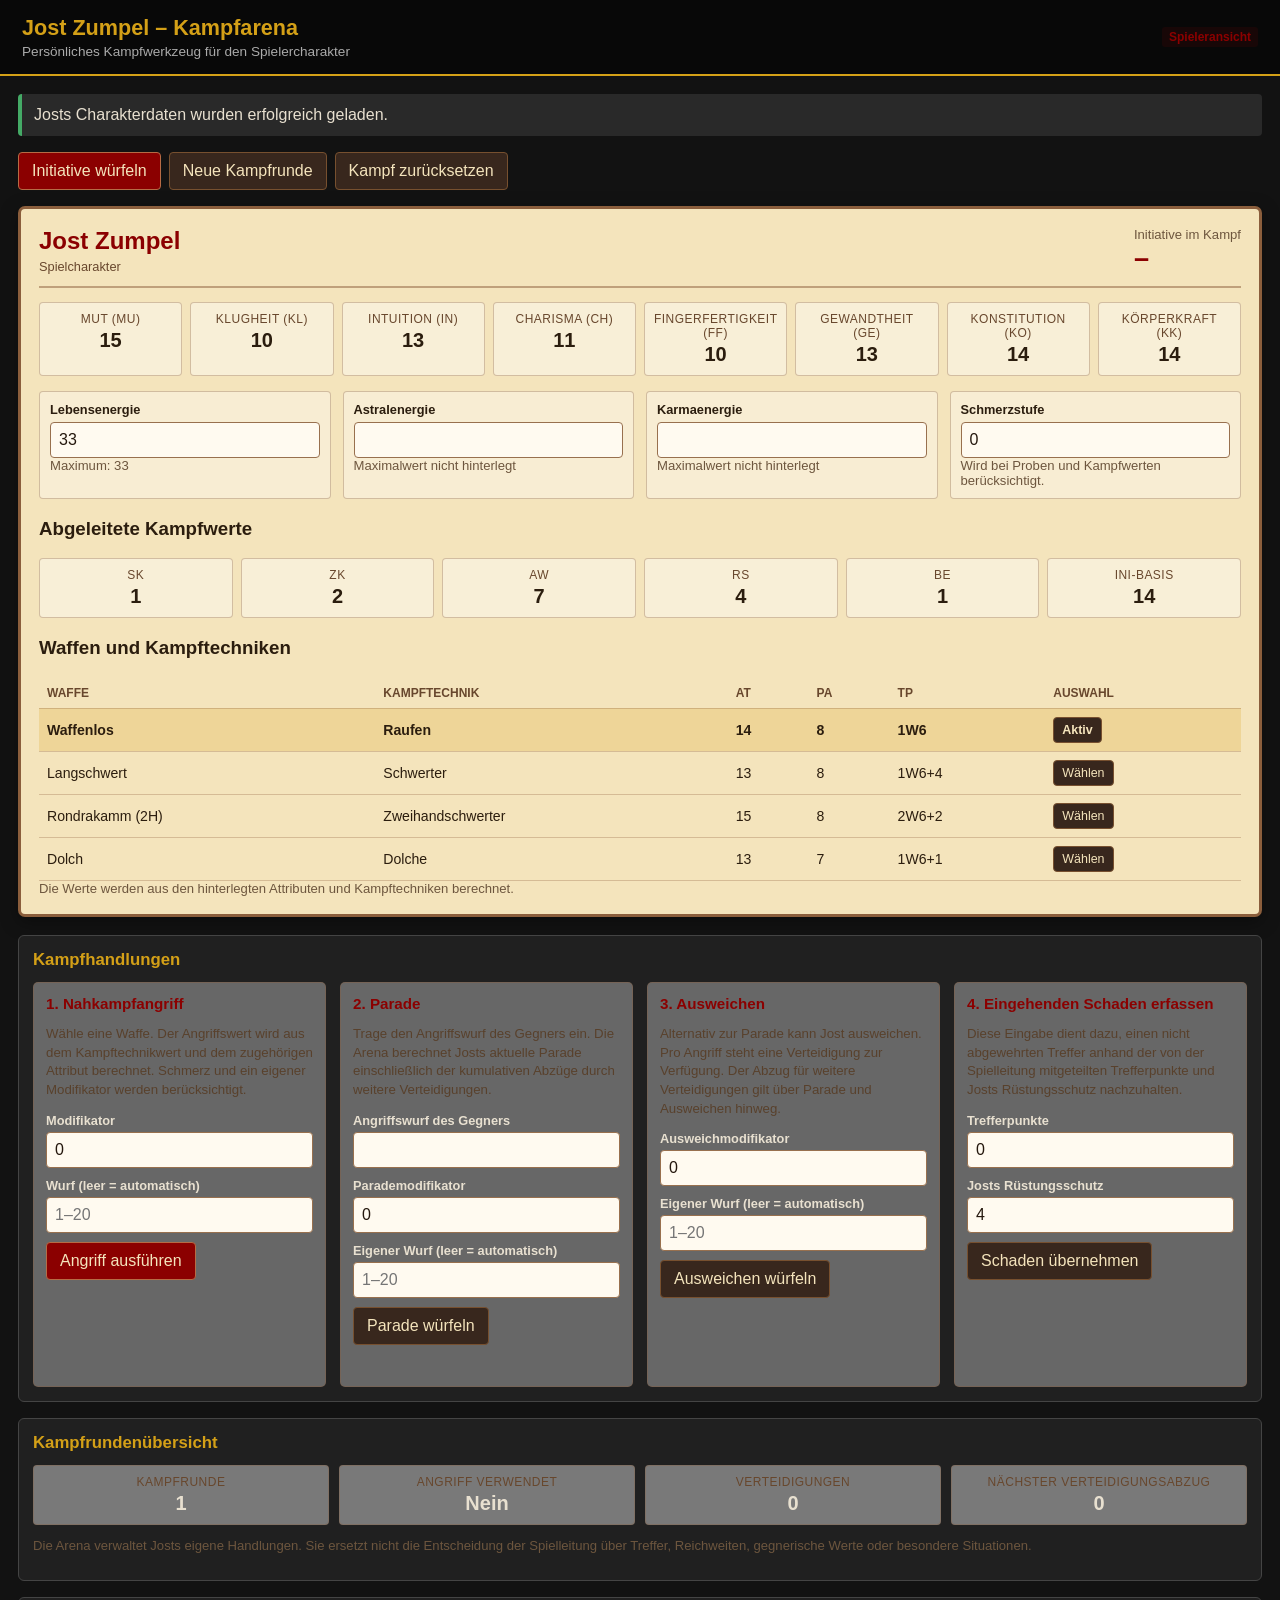
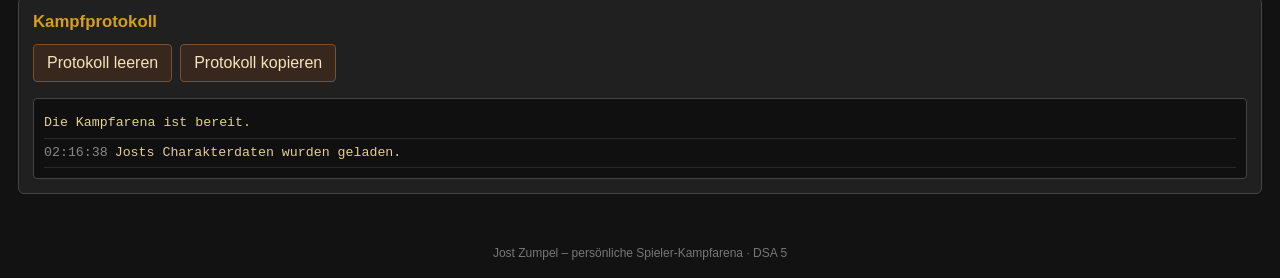
<file: kampfarena-jost.html>
<!DOCTYPE html>
<html lang="de">

<head>
    <meta charset="UTF-8">
    <meta name="viewport" content="width=device-width, initial-scale=1.0">
    <title>Jost Zumpel – Kampfarena</title>

    <style>
        :root {
            --bg-dark: #121212;
            --panel: #202020;
            --panel-light: #2b2b2b;
            --card-bg: #f4e4bc;
            --card-border: #8b5e3c;
            --text-main: #2b1d0e;
            --accent: #8b0000;
            --highlight: #d4a017;
            --text-light: #e8e0d0;
            --muted: #777;
            --success: #27633a;
            --danger: #8b0000;
        }

        * {
            box-sizing: border-box;
        }

        body {
            margin: 0;
            min-height: 100vh;
            background: var(--bg-dark);
            color: var(--text-light);
            font-family: "Segoe UI", Tahoma, sans-serif;
        }

        header {
            background: #080808;
            border-bottom: 2px solid var(--highlight);
            padding: 15px 22px;
            display: flex;
            justify-content: space-between;
            align-items: center;
            gap: 15px;
        }

        header h1 {
            margin: 0;
            color: var(--highlight);
            font-size: 1.35rem;
        }

        header .subtitle {
            color: #aaa;
            font-size: .85rem;
            margin-top: 3px;
        }

        main {
            max-width: 1500px;
            margin: 0 auto;
            padding: 18px;
        }

        .toolbar {
            display: flex;
            flex-wrap: wrap;
            gap: 8px;
            margin-bottom: 16px;
        }

        button {
            border: 1px solid #77502f;
            background: #38271d;
            color: #f4e4bc;
            padding: 9px 13px;
            border-radius: 4px;
            cursor: pointer;
            font: inherit;
        }

        button:hover {
            background: #583a28;
            border-color: var(--highlight);
        }

        button.primary {
            background: var(--accent);
            border-color: #b66b45;
        }

        button.primary:hover {
            background: #a00000;
        }

        button:disabled {
            opacity: .4;
            cursor: not-allowed;
        }

        .panel {
            background: var(--panel);
            border: 1px solid #444;
            border-radius: 6px;
            padding: 14px;
            margin-bottom: 16px;
        }

        .panel h2 {
            margin: 0 0 12px;
            color: var(--highlight);
            font-size: 1.05rem;
        }

        .panel h3 {
            margin: 14px 0 8px;
            color: #e6c77e;
            font-size: .95rem;
        }

        .status-message {
            padding: 12px;
            border-radius: 4px;
            background: #292929;
            border-left: 4px solid var(--highlight);
            margin-bottom: 16px;
        }

        .status-message.error {
            border-left-color: #c33;
        }

        .status-message.success {
            border-left-color: #4a6;
        }

        .hidden {
            display: none !important;
        }

        /* Zentrale Charakterkarte – Gestaltung und Grundstruktur
   orientieren sich an der arena-card der Meister-Kampfarena. */

        .arena-card {
            background: var(--card-bg);
            color: var(--text-main);
            border: 3px solid var(--card-border);
            border-radius: 7px;
            padding: 18px;
            box-shadow: 0 5px 18px rgba(0, 0, 0, .35);
            margin-bottom: 18px;
        }

        .arena-card-header {
            display: flex;
            justify-content: space-between;
            align-items: flex-start;
            gap: 15px;
            border-bottom: 2px solid rgba(139, 94, 60, .5);
            padding-bottom: 12px;
            margin-bottom: 14px;
        }

        .arena-card-header h2 {
            margin: 0;
            color: var(--accent);
            font-size: 1.5rem;
        }

        .arena-card-header .character-type {
            font-size: .8rem;
            color: #68472d;
            margin-top: 4px;
        }

        .character-stats {
            display: grid;
            grid-template-columns: repeat(auto-fit, minmax(105px, 1fr));
            gap: 8px;
            margin-bottom: 15px;
        }

        .stat-box {
            background: rgba(255, 255, 255, .4);
            border: 1px solid rgba(139, 94, 60, .35);
            border-radius: 4px;
            padding: 9px;
            text-align: center;
        }

        .stat-box .label {
            display: block;
            color: #68472d;
            font-size: .75rem;
            text-transform: uppercase;
            letter-spacing: .04em;
        }

        .stat-box .value {
            display: block;
            font-size: 1.25rem;
            font-weight: bold;
            margin-top: 3px;
        }

        .resource-grid {
            display: grid;
            grid-template-columns: repeat(auto-fit, minmax(180px, 1fr));
            gap: 12px;
            margin-bottom: 14px;
        }

        .resource {
            background: rgba(255, 255, 255, .35);
            border: 1px solid rgba(139, 94, 60, .35);
            border-radius: 4px;
            padding: 10px;
        }

        .resource label {
            display: block;
            font-size: .8rem;
            font-weight: bold;
            margin-bottom: 5px;
        }

        .resource input {
            width: 100%;
        }

        input,
        select {
            background: #fffaf0;
            color: #24170d;
            border: 1px solid #98704e;
            border-radius: 4px;
            padding: 8px;
            font: inherit;
            min-width: 0;
        }

        input[type="number"] {
            width: 100%;
        }

        .field-grid {
            display: grid;
            grid-template-columns: repeat(auto-fit, minmax(150px, 1fr));
            gap: 10px;
        }

        .field label {
            display: block;
            font-size: .8rem;
            font-weight: bold;
            margin-bottom: 4px;
        }

        .field input,
        .field select {
            width: 100%;
        }

        .weapon-table {
            width: 100%;
            border-collapse: collapse;
            font-size: .88rem;
            margin-top: 8px;
        }

        .weapon-table th,
        .weapon-table td {
            padding: 8px;
            border-bottom: 1px solid rgba(139, 94, 60, .3);
            text-align: left;
        }

        .weapon-table th {
            color: #68472d;
            font-size: .75rem;
            text-transform: uppercase;
        }

        .weapon-table tr.active-weapon {
            background: rgba(212, 160, 23, .22);
            font-weight: bold;
        }

        .weapon-table button {
            padding: 5px 8px;
            font-size: .78rem;
        }

        .action-grid {
            display: grid;
            grid-template-columns: repeat(auto-fit, minmax(280px, 1fr));
            gap: 14px;
        }

        .action-box {
            background: rgba(255, 255, 255, .32);
            border: 1px solid rgba(139, 94, 60, .4);
            border-radius: 5px;
            padding: 12px;
        }

        .action-box h3 {
            color: var(--accent);
            margin: 0 0 10px;
        }

        .action-box p {
            font-size: .83rem;
            line-height: 1.4;
            color: #59412c;
        }

        .action-box button {
            margin-top: 9px;
        }

        .roll-result {
            font-weight: bold;
            margin-top: 9px;
            min-height: 20px;
        }

        .log {
            max-height: 320px;
            overflow-y: auto;
            background: #101010;
            border: 1px solid #444;
            border-radius: 4px;
            padding: 10px;
            font-family: Consolas, monospace;
            font-size: .83rem;
        }

        .log-entry {
            padding: 5px 0;
            border-bottom: 1px solid #292929;
            line-height: 1.4;
        }

        .log-entry .time {
            color: #888;
            margin-right: 7px;
        }

        .log-entry.success {
            color: #a8d8a8;
        }

        .log-entry.failure {
            color: #e5a0a0;
        }

        .log-entry.info {
            color: #e4ce91;
        }

        .muted {
            color: #6d563e;
            font-size: .82rem;
        }

        .badge {
            display: inline-block;
            background: rgba(139, 0, 0, .12);
            color: var(--accent);
            padding: 3px 7px;
            border-radius: 3px;
            font-size: .75rem;
            font-weight: bold;
        }

        .initiative-display {
            font-size: 1.7rem;
            color: var(--accent);
            font-weight: bold;
        }

        footer {
            text-align: center;
            color: #777;
            font-size: .75rem;
            padding: 18px;
        }

        @media (max-width: 650px) {
            main {
                padding: 10px;
            }

            .arena-card {
                padding: 12px;
            }

            .arena-card-header {
                flex-direction: column;
            }

            .weapon-table {
                font-size: .75rem;
            }

            .weapon-table th,
            .weapon-table td {
                padding: 5px;
            }
        }
    </style>
</head>

<body>

    <header>
        <div>
            <h1>Jost Zumpel – Kampfarena</h1>
            <div class="subtitle">Persönliches Kampfwerkzeug für den Spielercharakter</div>
        </div>
        <span class="badge">Spieleransicht</span>
    </header>

    <main>

        <div id="loadStatus" class="status-message">
            Lade Josts Charakterdaten aus <code>data/sc/Jost.json</code> …
        </div>

        <div id="arenaInterface" class="hidden">

            <div class="toolbar">
                <button class="primary" onclick="rollInitiative()">Initiative würfeln</button>
                <button onclick="nextRound()">Neue Kampfrunde</button>
                <button onclick="resetCombat()">Kampf zurücksetzen</button>
            </div>

            <section class="arena-card" id="jostArenaCard">
                <div class="arena-card-header">
                    <div>
                        <h2 id="characterName">Jost Zumpel</h2>
                        <div class="character-type" id="characterDescription">
                            Persönlicher Charakterbogen
                        </div>
                    </div>
                    <div>
                        <div class="muted">Initiative im Kampf</div>
                        <div class="initiative-display" id="initiativeValue">–</div>
                    </div>
                </div>

                <div class="character-stats" id="attributeDisplay"></div>

                <div class="resource-grid">
                    <div class="resource">
                        <label for="currentLE">Lebensenergie</label>
                        <input type="number" id="currentLE" min="0">
                        <div class="muted" id="maxLE"></div>
                    </div>
                    <div class="resource">
                        <label for="currentAE">Astralenergie</label>
                        <input type="number" id="currentAE" min="0">
                        <div class="muted" id="maxAE"></div>
                    </div>
                    <div class="resource">
                        <label for="currentKE">Karmaenergie</label>
                        <input type="number" id="currentKE" min="0">
                        <div class="muted" id="maxKE"></div>
                    </div>
                    <div class="resource">
                        <label for="painLevel">Schmerzstufe</label>
                        <input type="number" id="painLevel" min="0" max="4" value="0">
                        <div class="muted">Wird bei Proben und Kampfwerten berücksichtigt.</div>
                    </div>
                </div>

                <h3>Abgeleitete Kampfwerte</h3>
                <div class="character-stats" id="combatValues"></div>

                <h3>Waffen und Kampftechniken</h3>
                <div id="weaponArea"></div>

                <div class="muted" id="weaponNotice"></div>
            </section>

            <section class="panel">
                <h2>Kampfhandlungen</h2>
                <div class="action-grid">

                    <div class="action-box">
                        <h3>1. Nahkampfangriff</h3>
                        <p>
                            Wähle eine Waffe. Der Angriffswert wird aus dem
                            Kampftechnikwert und dem zugehörigen Attribut berechnet.
                            Schmerz und ein eigener Modifikator werden berücksichtigt.
                        </p>

                        <div class="field-grid">
                            <div class="field">
                                <label for="attackModifier">Modifikator</label>
                                <input type="number" id="attackModifier" value="0">
                            </div>
                            <div class="field">
                                <label for="attackRoll">Wurf (leer = automatisch)</label>
                                <input type="number" id="attackRoll" min="1" max="20" placeholder="1–20">
                            </div>
                        </div>

                        <button class="primary" onclick="performAttack()">Angriff ausführen</button>
                        <div id="attackResult" class="roll-result"></div>
                    </div>

                    <div class="action-box">
                        <h3>2. Parade</h3>
                        <p>
                            Trage den Angriffswurf des Gegners ein. Die Arena
                            berechnet Josts aktuelle Parade einschließlich der
                            kumulativen Abzüge durch weitere Verteidigungen.
                        </p>

                        <div class="field-grid">
                            <div class="field">
                                <label for="incomingAttackRoll">Angriffswurf des Gegners</label>
                                <input type="number" id="incomingAttackRoll" min="1" max="20">
                            </div>
                            <div class="field">
                                <label for="parryModifier">Parademodifikator</label>
                                <input type="number" id="parryModifier" value="0">
                            </div>
                            <div class="field">
                                <label for="parryRoll">Eigener Wurf (leer = automatisch)</label>
                                <input type="number" id="parryRoll" min="1" max="20" placeholder="1–20">
                            </div>
                        </div>

                        <button onclick="performDefense('PA')">Parade würfeln</button>
                        <div id="parryResult" class="roll-result"></div>
                    </div>

                    <div class="action-box">
                        <h3>3. Ausweichen</h3>
                        <p>
                            Alternativ zur Parade kann Jost ausweichen.
                            Pro Angriff steht eine Verteidigung zur Verfügung.
                            Der Abzug für weitere Verteidigungen gilt
                            über Parade und Ausweichen hinweg.
                        </p>

                        <div class="field-grid">
                            <div class="field">
                                <label for="dodgeModifier">Ausweichmodifikator</label>
                                <input type="number" id="dodgeModifier" value="0">
                            </div>
                            <div class="field">
                                <label for="dodgeRoll">Eigener Wurf (leer = automatisch)</label>
                                <input type="number" id="dodgeRoll" min="1" max="20" placeholder="1–20">
                            </div>
                        </div>

                        <button onclick="performDefense('AW')">Ausweichen würfeln</button>
                        <div id="dodgeResult" class="roll-result"></div>
                    </div>

                    <div class="action-box">
                        <h3>4. Eingehenden Schaden erfassen</h3>
                        <p>
                            Diese Eingabe dient dazu, einen nicht abgewehrten Treffer
                            anhand der von der Spielleitung mitgeteilten Trefferpunkte
                            und Josts Rüstungsschutz nachzuhalten.
                        </p>

                        <div class="field-grid">
                            <div class="field">
                                <label for="incomingTP">Trefferpunkte</label>
                                <input type="number" id="incomingTP" min="0" value="0">
                            </div>
                            <div class="field">
                                <label for="ownRS">Josts Rüstungsschutz</label>
                                <input type="number" id="ownRS" min="0" value="0">
                            </div>
                        </div>

                        <button onclick="applyIncomingDamage()">Schaden übernehmen</button>
                        <div id="damageResult" class="roll-result"></div>
                    </div>

                </div>
            </section>

            <section class="panel">
                <h2>Kampfrundenübersicht</h2>
                <div class="field-grid">
                    <div class="stat-box">
                        <span class="label">Kampfrunde</span>
                        <span class="value" id="roundNumber">1</span>
                    </div>
                    <div class="stat-box">
                        <span class="label">Angriff verwendet</span>
                        <span class="value" id="attackStatus">Nein</span>
                    </div>
                    <div class="stat-box">
                        <span class="label">Verteidigungen</span>
                        <span class="value" id="defenseCount">0</span>
                    </div>
                    <div class="stat-box">
                        <span class="label">Nächster Verteidigungsabzug</span>
                        <span class="value" id="nextDefensePenalty">–</span>
                    </div>
                </div>
                <p class="muted">
                    Die Arena verwaltet Josts eigene Handlungen. Sie ersetzt nicht
                    die Entscheidung der Spielleitung über Treffer, Reichweiten,
                    gegnerische Werte oder besondere Situationen.
                </p>
            </section>

            <section class="panel">
                <h2>Kampfprotokoll</h2>
                <div class="toolbar">
                    <button onclick="clearLog()">Protokoll leeren</button>
                    <button onclick="copyLog()">Protokoll kopieren</button>
                </div>
                <div class="log" id="combatLog">
                    <div class="log-entry info">Die Kampfarena ist bereit.</div>
                </div>
            </section>

        </div>
    </main>

    <footer>
        Jost Zumpel – persönliche Spieler-Kampfarena · DSA 5
    </footer>

    <script>
        "use strict";

        /* -------------------------------------------------------
           CHARAKTERDATEN
           Die Datei wird relativ zu dieser HTML-Datei geladen.
           Erwarteter Speicherort: data/sc/Jost.json
        ------------------------------------------------------- */

        const CHARACTER_FILE = "data/sc/Jost.json";

        let characterData = null;
        let characterStats = null;
        let derivedStats = null;
        let combatStats = null;
        let attributes = {};
        let weapons = [];
        let combatTechniques = [];

        let activeWeaponIndex = 0;

        let combatState = {
            round: 1,
            initiative: null,
            attackUsed: false,
            defensesUsed: 0
        };

        const $ = id => document.getElementById(id);

        function numberOrNull(value) {
            if (value === null || value === undefined || value === "") return null;
            const n = Number(value);
            return Number.isFinite(n) ? n : null;
        }

        function getCharacterName(data) {
            return data?.general?.name
                || data?.metadata?.name
                || data?.name
                || "Jost Zumpel";
        }

        function getTechniqueName(weapon) {
            return weapon?.["combat-technique"]
                || weapon?.combatTechnique
                || weapon?.technique
                || "";
        }

        function getTechniqueValue(weapon) {
            const techniqueId = weapon?.["combat-technique-id"];
            const name = getTechniqueName(weapon);

            const technique = combatTechniques.find(t =>
                (techniqueId && t?.id === techniqueId)
                || (t?.title === name)
            );

            if (!technique) return null;

            return numberOrNull(
                technique.KTW
                ?? technique.value
                ?? technique.rating
                ?? technique.ktw
                ?? technique["combat-technique-value"]
            );
        }

        function getAttributeValue(attributeSpec) {
            if (!attributeSpec) return null;

            const keys = String(attributeSpec)
                .split("/")
                .map(key => key.trim().toUpperCase());

            const values = keys
                .map(key => numberOrNull(attributes[key]))
                .filter(value => value !== null);

            if (!values.length) return null;

            return Math.max(...values);
        }

        function getWeaponDamage(weapon) {
            return weapon?.hitpoints
                || weapon?.damage
                || weapon?.TP
                || "Nicht hinterlegt";
        }

        function getWeaponName(weapon) {
            return weapon?.name || weapon?.title || "Unbenannte Waffe";
        }

        function getWeaponModifier(weapon, key) {
            const candidates = {
                AT: ["attack-modifier", "AT-Modifikator", "AT", "at-modifier"],
                PA: ["parry-modifier", "PA-Modifikator", "PA", "pa-modifier"]
            };

            for (const field of candidates[key] || []) {
                const value = numberOrNull(weapon?.[field]);
                if (value !== null) return value;
            }
            return 0;
        }

        async function loadJost() {
            try {
                const response = await fetch(CHARACTER_FILE, { cache: "no-store" });

                if (!response.ok) {
                    throw new Error(
                        `Die Datei ${CHARACTER_FILE} konnte nicht geladen werden (HTTP ${response.status}).`
                    );
                }

                characterData = await response.json();
                characterStats = characterData.stats || {};
                derivedStats = characterStats["derived-stats"] || {};
                combatStats = characterStats["combat-stats"] || {};
                attributes = characterStats.attributes || {};

                const abilities = characterStats.abilities || {};
                combatTechniques = abilities["combat-techniques"] || [];

                weapons = Array.isArray(combatStats.weapons)
                    ? structuredClone(combatStats.weapons)
                    : [];

                initializeArena();
                $("loadStatus").className = "status-message success";
                $("loadStatus").textContent = "Josts Charakterdaten wurden erfolgreich geladen.";
                $("arenaInterface").classList.remove("hidden");

            } catch (error) {
                console.error(error);
                $("loadStatus").className = "status-message error";
                $("loadStatus").innerHTML =
                    "<strong>Josts Charakterdaten konnten nicht geladen werden.</strong><br>" +
                    escapeHtml(error.message) +
                    "<br><br>Prüfe, ob die HTML-Datei im Projektverzeichnis liegt und " +
                    "<code>data/sc/Jost.json</code> vorhanden ist. Öffne die Arena über einen " +
                    "lokalen Webserver, nicht direkt per Doppelklick als <code>file://</code>.";
            }
        }

        function initializeArena() {
            $("characterName").textContent = getCharacterName(characterData);

            const profession =
                characterStats["profession-package"]
                || characterData?.general?.profession
                || "Spielcharakter";

            $("characterDescription").textContent =
                typeof profession === "string" ? profession : "Spielcharakter";

            const le = numberOrNull(derivedStats.LE);
            const ae = numberOrNull(derivedStats.AE);
            const ke = numberOrNull(derivedStats.KE);

            setResource("currentLE", "maxLE", le);
            setResource("currentAE", "maxAE", ae);
            setResource("currentKE", "maxKE", ke);

            $("painLevel").value = numberOrNull(combatStats["pain-level"]) ?? 0;
            $("ownRS").value = numberOrNull(combatStats["armour-protection"]) ?? 0;

            renderAttributes();
            renderCombatValues();
            renderWeapons();
            updateRoundDisplay();

            logAction("Josts Charakterdaten wurden geladen.", "info");
        }

        function setResource(inputId, maxId, value) {
            $(inputId).value = value ?? "";
            $(maxId).textContent = value === null
                ? "Maximalwert nicht hinterlegt"
                : `Maximum: ${value}`;
        }

        /* -------------------------------------------------------
           ANZEIGE DER CHARAKTERWERTE
        ------------------------------------------------------- */

        function renderAttributes() {
            const names = {
                MU: "Mut", KL: "Klugheit", IN: "Intuition", CH: "Charisma",
                FF: "Fingerfertigkeit", GE: "Gewandtheit",
                KO: "Konstitution", KK: "Körperkraft"
            };

            $("attributeDisplay").innerHTML = Object.entries(names)
                .map(([key, label]) => {
                    const value = numberOrNull(attributes[key]);
                    return `
                <div class="stat-box">
                    <span class="label">${label} (${key})</span>
                    <span class="value">${value ?? "–"}</span>
                </div>`;
                }).join("");
        }

        function renderCombatValues() {
            const values = [
                ["SK", numberOrNull(derivedStats.SK)],
                ["ZK", numberOrNull(derivedStats.ZK)],
                ["AW", getCurrentDodgeValue()],
                ["RS", numberOrNull(combatStats["armour-protection"])],
                ["BE", numberOrNull(combatStats.encumbrance)],
                ["INI-Basis", numberOrNull(derivedStats.INI)]
            ];

            $("combatValues").innerHTML = values.map(([label, value]) => `
        <div class="stat-box">
            <span class="label">${label}</span>
            <span class="value">${value ?? "–"}</span>
        </div>
    `).join("");
        }

        /* -------------------------------------------------------
           WAFFEN UND KAMPFTECHNIKEN
        ------------------------------------------------------- */

        function getActiveWeapon() {
            return weapons[activeWeaponIndex] || null;
        }

        function getParryAttribute(techniqueName) {
            const name = String(techniqueName).toLowerCase();

            if (
                name.includes("dolche")
                || name.includes("fächer")
                || name.includes("fechtwaffen")
            ) return "GE";

            if (
                name.includes("hiebwaffen")
                || name.includes("kettenwaffen")
                || name.includes("lanzen")
                || name.includes("schilde")
                || name.includes("spießwaffen")
                || name.includes("zweihandschwerter")
                || name.includes("zweihandhiebwaffen")
            ) return "KK";

            if (
                name.includes("raufen")
                || name.includes("schwerter")
                || name.includes("stangenwaffen")
            ) return "GE/KK";

            return null;
        }

        function calculateWeaponValues(weapon) {
            if (!weapon) {
                return { AT: null, PA: null, KTW: null };
            }

            const techniqueName = getTechniqueName(weapon);
            const ktw = getTechniqueValue(weapon);

            if (ktw === null) {
                return { AT: null, PA: null, KTW: null };
            }

            // AT: voller KTW + je volle 3 Punkte MU über 8
            const mu = numberOrNull(attributes.MU);

            const at = mu === null
                ? null
                : ktw + Math.floor((mu - 8) / 3);

            // PA: halber KTW + je volle 3 Punkte des Paradeattributs über 8
            const parryAttribute = getParryAttribute(techniqueName);
            const parryAttributeValue = getAttributeValue(parryAttribute);

            const pa = parryAttributeValue === null
                ? null
                : Math.ceil(ktw / 2)
                + Math.floor((parryAttributeValue - 8) / 3);

            return {
                AT: at === null
                    ? null
                    : at + getWeaponModifier(weapon, "AT"),

                PA: pa === null
                    ? null
                    : pa + getWeaponModifier(weapon, "PA"),

                KTW: ktw,
                techniqueName
            };
        }
        function getCurrentAttackValue() {
            const values = calculateWeaponValues(getActiveWeapon());
            return values.AT;
        }

        function getCurrentParryValue() {
            const values = calculateWeaponValues(getActiveWeapon());
            return values.PA;
        }

        function getCurrentDodgeValue() {
            return numberOrNull(derivedStats.AW);
        }

        function renderWeapons() {
            if (!weapons.length) {
                $("weaponArea").innerHTML =
                    "<p>In Josts Charakterdatei sind keine Waffen hinterlegt.</p>";
                $("weaponNotice").textContent =
                    "Ohne Waffendaten kann die Arena keinen waffengebundenen AT- oder PA-Wert berechnen.";
                return;
            }

            $("weaponArea").innerHTML = `
        <table class="weapon-table">
            <thead>
                <tr>
                    <th>Waffe</th>
                    <th>Kampftechnik</th>
                    <th>AT</th>
                    <th>PA</th>
                    <th>TP</th>
                    <th>Auswahl</th>
                </tr>
            </thead>
            <tbody>
                ${weapons.map((weapon, index) => {
                const values = calculateWeaponValues(weapon);
                return `
                        <tr class="${index === activeWeaponIndex ? "active-weapon" : ""}">
                            <td>${escapeHtml(getWeaponName(weapon))}</td>
                            <td>${escapeHtml(getTechniqueName(weapon) || "–")}</td>
                            <td>${values.AT ?? "–"}</td>
                            <td>${values.PA ?? "–"}</td>
                            <td>${escapeHtml(String(getWeaponDamage(weapon)))}</td>
                            <td>
                                <button onclick="selectWeapon(${index})">
                                    ${index === activeWeaponIndex ? "Aktiv" : "Wählen"}
                                </button>
                            </td>
                        </tr>`;
            }).join("")}
            </tbody>
        </table>
    `;

            $("weaponNotice").textContent =
                "Die Werte werden aus den hinterlegten Attributen und Kampftechniken berechnet.";
        }

        function selectWeapon(index) {
            if (!Number.isInteger(index) || !weapons[index]) return;
            activeWeaponIndex = index;
            renderWeapons();
            renderCombatValues();
            logAction(`Jost führt nun ${getWeaponName(weapons[index])}.`, "info");
        }

        /* -------------------------------------------------------
           INITIATIVE UND KAMPFRUNDEN
        ------------------------------------------------------- */

        function rollInitiative() {
            const base = numberOrNull(derivedStats.INI);

            if (base === null) {
                logAction("In Josts Charakterdatei ist kein INI-Basiswert hinterlegt.", "failure");
                return;
            }

            const die = rollDie(6);
            const be = numberOrNull(combatStats.encumbrance) ?? 0;
            const pain = getPainLevel();

            combatState.initiative = base + die - be - pain;

            $("initiativeValue").textContent = combatState.initiative;
            logAction(
                `Initiative: ${base} + ${die} − BE ${be} − Schmerz ${pain} = ${combatState.initiative}.`,
                "success"
            );
        }

        function nextRound() {
            combatState.round += 1;
            combatState.attackUsed = false;
            combatState.defensesUsed = 0;

            $("attackRoll").value = "";
            $("incomingAttackRoll").value = "";
            $("parryRoll").value = "";
            $("dodgeRoll").value = "";

            $("attackResult").textContent = "";
            $("parryResult").textContent = "";
            $("dodgeResult").textContent = "";

            updateRoundDisplay();
            logAction(`Kampfrunde ${combatState.round} beginnt. Aktionszähler und Verteidigungsabzüge wurden zurückgesetzt.`, "info");
        }

        function resetCombat() {
            combatState = {
                round: 1,
                initiative: null,
                attackUsed: false,
                defensesUsed: 0
            };

            $("initiativeValue").textContent = "–";
            $("attackResult").textContent = "";
            $("parryResult").textContent = "";
            $("dodgeResult").textContent = "";
            $("damageResult").textContent = "";

            updateRoundDisplay();
            logAction("Der Kampfzustand wurde zurückgesetzt. Die Ressourcen bleiben unverändert.", "info");
        }

        function updateRoundDisplay() {
            $("roundNumber").textContent = combatState.round;
            $("attackStatus").textContent = combatState.attackUsed ? "Ja" : "Nein";
            $("defenseCount").textContent = combatState.defensesUsed;
            $("nextDefensePenalty").textContent =
                combatState.defensesUsed * 3;
        }

        /* -------------------------------------------------------
           PROBEN UND KAMPFHANDLUNGEN
        ------------------------------------------------------- */

        function rollDie(sides) {
            return Math.floor(Math.random() * sides) + 1;
        }

        function readRoll(inputId) {
            const entered = numberOrNull($(inputId).value);
            if (entered === null) return rollDie(20);
            return Math.max(1, Math.min(20, Math.floor(entered)));
        }

        function getPainLevel() {
            return Math.max(0, numberOrNull($("painLevel").value) ?? 0);
        }

        function getEffectiveValue(base, modifier = 0) {
            if (base === null || base === undefined) return null;
            return Math.max(0, base + modifier - getPainLevel());
        }

        function isSuccessfulRoll(roll, value) {
            return value !== null && roll <= value;
        }

        function performAttack() {
            if (combatState.attackUsed) {
                $("attackResult").textContent =
                    "Jost hat seine Aktion in dieser Kampfrunde bereits verwendet.";
                return;
            }

            const weapon = getActiveWeapon();
            if (!weapon) {
                $("attackResult").textContent = "Keine aktive Waffe vorhanden.";
                return;
            }

            const base = getCurrentAttackValue();
            if (base === null) {
                $("attackResult").textContent =
                    "Der Angriffswert kann aus den hinterlegten Daten nicht berechnet werden.";
                return;
            }

            const modifier = numberOrNull($("attackModifier").value) ?? 0;
            const effective = getEffectiveValue(base, modifier);
            const roll = readRoll("attackRoll");
            const success = isSuccessfulRoll(roll, effective);

            combatState.attackUsed = true;

            const text = `Wurf ${roll} gegen AT ${effective}: ${success ? "Treffer" : "Fehlschlag"}.`;
            $("attackResult").textContent = text;

            logAction(
                `Angriff mit ${getWeaponName(weapon)}: ${text}`,
                success ? "success" : "failure"
            );

            updateRoundDisplay();
        }

        function performDefense(type) {
            const attackRoll = numberOrNull($("incomingAttackRoll").value);

            if (attackRoll === null || attackRoll < 1 || attackRoll > 20) {
                const message = "Bitte zuerst den Angriffswurf des Gegners eintragen.";
                $(type === "PA" ? "parryResult" : "dodgeResult").textContent = message;
                return;
            }

            const base = type === "PA"
                ? getCurrentParryValue()
                : getCurrentDodgeValue();

            if (base === null) {
                $(type === "PA" ? "parryResult" : "dodgeResult").textContent =
                    type === "PA"
                        ? "Für die aktive Waffe ist kein Parade-Wert berechenbar."
                        : "Josts Ausweichen ist in den Charakterdaten nicht hinterlegt.";
                return;
            }

            const modifier = type === "PA"
                ? (numberOrNull($("parryModifier").value) ?? 0)
                : (numberOrNull($("dodgeModifier").value) ?? 0);

            const cumulativePenalty = combatState.defensesUsed * 3;
            const effective = getEffectiveValue(base, modifier - cumulativePenalty);

            if (effective <= 0) {
                const message = `Der Wert ist durch den Verteidigungsabzug (${cumulativePenalty}) auf 0 oder darunter gesunken.`;
                $(type === "PA" ? "parryResult" : "dodgeResult").textContent = message;
                return;
            }

            const roll = readRoll(type === "PA" ? "parryRoll" : "dodgeRoll");
            const success = isSuccessfulRoll(roll, effective);

            combatState.defensesUsed += 1;

            const label = type === "PA" ? "Parade" : "Ausweichen";
            const resultText =
                `${label}: Wurf ${roll} gegen ${effective}. ` +
                `${success ? "Verteidigung gelungen." : "Verteidigung misslungen."}`;

            $(type === "PA" ? "parryResult" : "dodgeResult").textContent = resultText;

            logAction(
                `${resultText} (Grundwert ${base}, kumulativer Abzug ${cumulativePenalty}).`,
                success ? "success" : "failure"
            );

            updateRoundDisplay();
        }

        /* -------------------------------------------------------
           SCHADEN UND SCHMERZ
        ------------------------------------------------------- */

        function applyIncomingDamage() {
            const tp = numberOrNull($("incomingTP").value);
            const rs = numberOrNull($("ownRS").value);

            if (tp === null || rs === null) {
                $("damageResult").textContent =
                    "Bitte Trefferpunkte und Rüstungsschutz eintragen.";
                return;
            }

            const damage = Math.max(0, tp - rs);
            const currentLE = numberOrNull($("currentLE").value);

            if (currentLE === null) {
                $("damageResult").textContent =
                    "Josts aktuelle Lebensenergie ist nicht hinterlegt.";
                return;
            }

            const newLE = Math.max(0, currentLE - damage);
            $("currentLE").value = newLE;

            const oldPain = getPainLevel();
            const newPain = calculatePainLevel(newLE);

            $("painLevel").value = newPain;

            const message =
                `${tp} TP − ${rs} RS = ${damage} SP. ` +
                `Lebensenergie: ${currentLE} → ${newLE}.`;

            $("damageResult").textContent = message;
            logAction(message, damage > 0 ? "failure" : "info");

            if (newPain !== oldPain) {
                logAction(
                    `Schmerzstufe verändert sich von ${oldPain} auf ${newPain}.`,
                    "info"
                );
            }

            if (newLE <= 0) {
                logAction("Jost hat 0 LeP erreicht und ist im Sterben.", "failure");
            }

            renderCombatValues();
        }

        function calculatePainLevel(currentLE) {
            const maxLE = numberOrNull(derivedStats.LE);
            if (maxLE === null || maxLE <= 0) return 0;

            let pain = 0;

            if (currentLE <= maxLE * 0.75) pain = 1;
            if (currentLE <= maxLE * 0.50) pain = 2;
            if (currentLE <= maxLE * 0.25) pain = 3;
            if (currentLE <= 5) pain = Math.max(pain, 4);

            return pain;
        }

        /* -------------------------------------------------------
           PROTOKOLL UND HILFSFUNKTIONEN
        ------------------------------------------------------- */

        function logAction(message, type = "info") {
            const log = $("combatLog");
            const entry = document.createElement("div");
            entry.className = `log-entry ${type}`;

            const time = document.createElement("span");
            time.className = "time";
            time.textContent = new Date().toLocaleTimeString("de-DE", {
                hour: "2-digit",
                minute: "2-digit",
                second: "2-digit"
            });

            const content = document.createElement("span");
            content.textContent = message;

            entry.append(time, content);
            log.appendChild(entry);
            log.scrollTop = log.scrollHeight;
        }

        function clearLog() {
            $("combatLog").innerHTML = "";
        }

        async function copyLog() {
            const text = Array.from(
                $("combatLog").querySelectorAll(".log-entry")
            ).map(entry => entry.innerText).join("\n");

            try {
                await navigator.clipboard.writeText(text);
                logAction("Kampfprotokoll wurde in die Zwischenablage kopiert.", "success");
            } catch {
                logAction("Das Kopieren wurde vom Browser nicht gestattet.", "failure");
            }
        }

        function escapeHtml(value) {
            return String(value).replace(/[&<>"']/g, char => ({
                "&": "&amp;",
                "<": "&lt;",
                ">": "&gt;",
                '"': "&quot;",
                "'": "&#039;"
            })[char]);
        }

        /* -------------------------------------------------------
           START
        ------------------------------------------------------- */

        document.addEventListener("DOMContentLoaded", loadJost);
    </script>

</body>

</html>
</file>
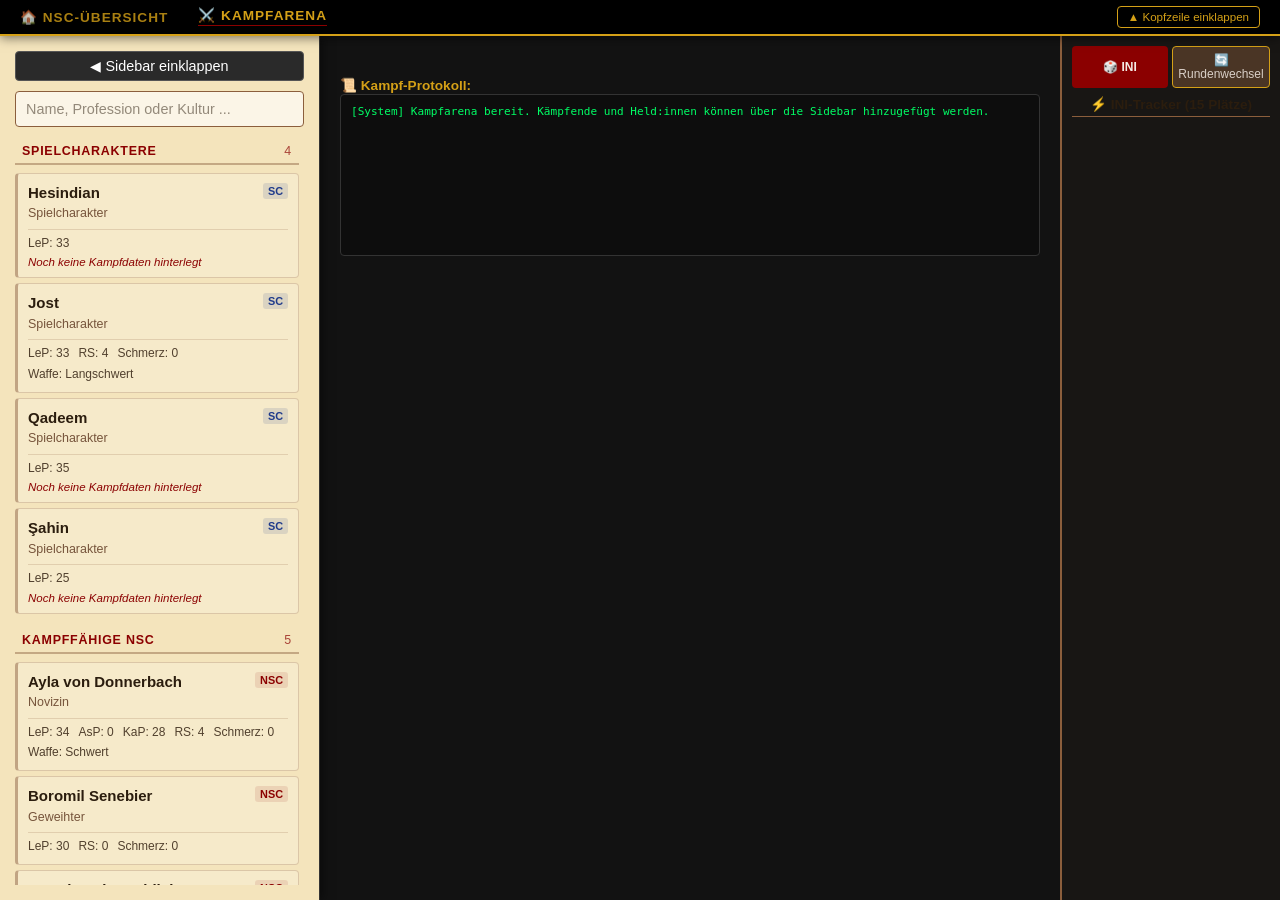
<file: kampfarena.html>
<!DOCTYPE html>
<html lang="de">

<head>
    <meta charset="UTF-8">
    <meta name="viewport" content="width=device-width, initial-scale=1.0">
    <title>DSA Werkbank - Kampfarena (Battlemaster)</title>
    <style>
        :root {
            --bg-dark: #121212;
            --sidebar-bg: #1e1e1e;
            --card-bg: #f4e4bc;
            --card-border: #8b5e3c;
            --text-main: #2b1d0e;
            --accent: #8b0000;
            --highlight: #d4a017;
            --status-dead: #4a4a4a;
            --status-magic: #1e3a8a;
            --status-god: #b45309;
            --status-noble: #7f1d1d;
        }

        body {
            background-color: var(--bg-dark);
            color: #e0e0e0;
            font-family: 'Segoe UI', Tahoma, Geneva, Verdana, sans-serif;
            margin: 0;
            display: flex;
            flex-direction: column;
            height: 100vh;
            overflow: hidden;
        }

        /* --- STYLING FÜR DIE MASTER-NAVIGATION (100% Identisch zur Index) --- */
        .master-nav {
            background-color: #000;
            padding: 0 20px;
            border-bottom: 2px solid var(--highlight);
            display: flex;
            justify-content: space-between;
            align-items: center;
            font-size: 0.85em;
            font-family: 'Segoe UI', sans-serif;
            letter-spacing: 1px;
            box-shadow: 0 2px 10px rgba(0, 0, 0, 0.5);
            z-index: 1000;
            transition: all 0.3s ease;
            overflow: hidden;
            box-sizing: border-box;
            height: 46px;
            max-height: 46px;
        }

        .master-nav.collapsed {
            height: 0 !important;
            max-height: 0 !important;
            padding-top: 0 !important;
            padding-bottom: 0 !important;
            border-bottom: none !important;
            opacity: 0;
            pointer-events: none;
        }

        .master-nav a {
            color: var(--highlight);
            text-decoration: none;
            font-weight: bold;
            transition: all 0.2s ease-in-out;
            display: flex;
            align-items: center;
            gap: 8px;
            opacity: 0.8;
        }

        .master-nav a:hover {
            opacity: 1;
            color: #fff;
            text-shadow: 0 0 8px var(--highlight);
            transform: translateY(-1px);
        }

        .master-nav a.active {
            opacity: 1;
            border-bottom: 1px solid var(--accent);
            padding-bottom: 2px;
        }

        .toggle-nav-btn {
            background: none;
            border: 1px solid var(--highlight);
            color: var(--highlight);
            cursor: pointer;
            padding: 4px 10px;
            font-size: 0.85em;
            border-radius: 4px;
            transition: background 0.2s;
        }

        .toggle-nav-btn:hover {
            background: rgba(212, 160, 23, 0.2);
        }

        #expandNavBtn {
            position: fixed;
            top: 0;
            right: 20px;
            background: #000;
            color: var(--highlight);
            border: 1px solid var(--highlight);
            border-top: none;
            padding: 5px 12px;
            cursor: pointer;
            border-radius: 0 0 6px 6px;
            font-size: 0.8em;
            font-weight: bold;
            box-shadow: 0 4px 10px rgba(0, 0, 0, 0.5);
            z-index: 1001;
            display: none;
        }

        #expandNavBtn.visible {
            display: block;
        }

        .global-controls {
            background: #2a2a2a;
            padding: 10px;
            border-radius: 5px;
            margin-bottom: 15px;
            border: 1px solid #444;
        }

        .filter-drawer {
            width: 90%;
            display: none;
            padding: 10px;
            border-radius: 5px;
            margin-bottom: 15px;
            border: 1px solid #444;
        }

        .filter-drawer.open {
            display: block;
        }

        .toggle-filter-btn {
            width: 100%;
            background: none;
            border: 1px solid #555;
            cursor: pointer;
            font-size: 0.8em;
            padding: 4px 5px;
            margin-bottom: 10px;
            border-radius: 4px;
            color: #ccc;
        }

        .toggle-filter-btn:hover {
            color: var(--highlight);
            border-color: var(--highlight);
        }

        /* --- SIDEBAR (DESIGN & ANIMATION) --- */
        .sidebar {
            width: 320px;
            background-color: var(--card-bg);
            color: var(--text-main);
            display: flex;
            flex-direction: column;
            border-right: 1px solid #333;
            padding: 15px;
            box-shadow: 2px 0 10px rgba(0, 0, 0, 0.5);
            z-index: 10;
            transition: width 0.3s ease, padding 0.3s ease, opacity 0.2s ease;
            overflow: hidden;
            position: relative;
            box-sizing: border-box;
            flex-shrink: 0;
            min-width: 320px;
        }

        .sidebar.collapsed {
            width: 0 !important;
            min-width: 0 !important;
            padding-left: 0 !important;
            padding-right: 0 !important;
            border-right: none !important;
            opacity: 0;
            pointer-events: none;
        }

        /* Steuerungs-Button in der Sidebar */
        .toggle-sidebar-btn {
            background: #2a2a2a;
            border: 1px solid #555;
            color: #fff;
            cursor: pointer;
            padding: 6px 10px;
            border-radius: 4px;
            font-size: 0.9em;
            margin-bottom: 10px;
            display: flex;
            align-items: center;
            justify-content: center;
            width: 100%;
            box-sizing: border-box;
        }

        .toggle-sidebar-btn:hover {
            background: #333;
            color: var(--highlight);
            border-color: var(--highlight);
        }

        /* Schwebender Button, wenn die Sidebar eingeklappt ist */
        #expandSidebarBtn {
            position: fixed;
            left: 0;
            top: 50px;
            background: var(--card-bg);
            color: var(--text-main);
            border: 2px solid var(--card-border);
            border-left: none;
            padding: 8px 12px;
            cursor: pointer;
            border-radius: 0 4px 4px 0;
            font-weight: bold;
            box-shadow: 2px 2px 10px rgba(0, 0, 0, 0.5);
            z-index: 999;
            display: none;
        }

        #expandSidebarBtn.visible {
            display: block;
        }


        /* --- SUCHFELD & LISTEN-ELEMENTE --- */
        .search-box {
            width: 100%;
            padding: 9px 10px;
            border: 1px solid #8b5e3c;
            border-radius: 4px;
            margin-bottom: 12px;
            background: rgba(255, 255, 255, 0.65);
            color: var(--text-main);
            box-sizing: border-box;
            font-family: inherit;
            font-size: 0.9em;
        }

        .search-box:focus {
            outline: none;
            border-color: var(--accent);
            background: rgba(255, 255, 255, 0.95);
            box-shadow: 0 0 0 2px rgba(139, 0, 0, 0.12);
        }

        .search-box::placeholder {
            color: rgba(43, 29, 14, 0.5);
        }

        #nscList {
            flex-grow: 1;
            overflow-y: auto;
            padding-right: 5px;
            display: flex;
            flex-direction: column;
            gap: 5px;
        }

        .list-group-heading {
            display: flex;
            justify-content: space-between;
            align-items: center;
            margin-top: 9px;
            margin-bottom: 3px;
            padding: 5px 7px;
            border-bottom: 2px solid rgba(139, 94, 60, 0.45);
            color: var(--accent);
            font-size: 0.78em;
            font-weight: bold;
            letter-spacing: 0.06em;
            text-transform: uppercase;
        }

        .list-group-heading:first-child {
            margin-top: 0;
        }

        .list-group-count {
            font-weight: normal;
            opacity: 0.7;
        }

        .list-item {
            padding: 9px 10px;
            border: 1px solid rgba(139, 94, 60, 0.25);
            border-left: 3px solid rgba(139, 94, 60, 0.5);
            background: rgba(255, 255, 255, 0.22);
            cursor: pointer;
            color: var(--text-main);
            border-radius: 4px;
            transition: background 0.15s, border-color 0.15s;
        }

        .list-item:hover,
        .list-item:focus {
            background: rgba(255, 255, 255, 0.75);
            border-color: var(--card-border);
            outline: none;
        }

        .list-item:focus-visible {
            box-shadow: 0 0 0 2px var(--accent);
        }

        .list-item-header {
            display: flex;
            justify-content: space-between;
            align-items: flex-start;
            gap: 6px;
        }

        .list-item-name {
            font-weight: bold;
            font-size: 0.94em;
            line-height: 1.3;
            overflow-wrap: anywhere;
        }

        .list-item-badge {
            flex-shrink: 0;
            padding: 2px 5px;
            border-radius: 3px;
            font-size: 0.68em;
            font-weight: bold;
            background: rgba(139, 94, 60, 0.15);
            color: var(--text-main);
        }

        .list-item-badge.sc {
            background: rgba(30, 58, 138, 0.13);
            color: #1e3a8a;
        }

        .list-item-badge.nsc {
            background: rgba(139, 0, 0, 0.1);
            color: #8b0000;
        }

        .list-item-profession {
            display: block;
            margin-top: 3px;
            font-size: 0.78em;
            color: #76543b;
            line-height: 1.3;
        }

        .list-item-stats {
            display: flex;
            flex-wrap: wrap;
            gap: 4px 9px;
            margin-top: 7px;
            padding-top: 5px;
            border-top: 1px solid rgba(139, 94, 60, 0.2);
            font-size: 0.75em;
            line-height: 1.4;
            color: #51402e;
        }

        .list-item-stats span {
            white-space: nowrap;
        }

        .list-item-status {
            display: block;
            margin-top: 5px;
            font-size: 0.72em;
            font-style: italic;
            color: #8b0000;
        }

        .list-empty {
            padding: 18px 10px;
            text-align: center;
            color: #76543b;
            font-size: 0.85em;
            font-style: italic;
            line-height: 1.5;
        }


        /* --- ARENA HAUPTBEREICH --- */
        .arena-container {
            flex-grow: 1;
            overflow-y: auto;
            padding: 20px;
            background-image: radial-gradient(#222 1px, transparent 1px);
            background-size: 20px 20px;
            box-sizing: border-box;
        }

        .arena-card {
            background: #1e1c18;
            border: 2px solid #544b42;
            border-radius: 8px;
            transition: all 0.3s ease;
            color: #d9cfc7;
            font-family: 'Georgia', serif;
            padding: 15px;
            display: flex;
            flex-direction: column;
            justify-content: space-between;
        }

        .arena-card.active-actor {
            border-color: var(--highlight);
            box-shadow: 0 0 15px rgba(212, 160, 23, 0.4);
        }

        .dsa-btn-primary {
            background: var(--accent);
            color: #f5ebe6;
            font-weight: bold;
            border: none;
            cursor: pointer;
            border-radius: 4px;
            padding: 4px 8px;
            transition: background 0.2s;
        }

        .dsa-btn-primary:hover {
            background: #a63131;
        }

        .dsa-btn-secondary {
            background: #3d3731;
            color: #d9cfc7;
            border: 1px solid #555;
            cursor: pointer;
            border-radius: 4px;
            padding: 4px 8px;
        }

        .dsa-btn-secondary:hover {
            background: #524a42;
        }

        /* Log Terminal */
        #arena-log {
            background: #0d0d0d;
            border: 1px solid #333;
            font-family: monospace;
            padding: 10px;
            border-radius: 6px;
            height: 150px;
            overflow-y: auto;
            font-size: 0.85em;
            color: #ccc;
        }

        /* --- KAMPF-ARENA ERWEITERUNGEN --- */
        .arena-layout {
            display: flex;
            flex-grow: 1;
            overflow: hidden;
            position: relative;
        }

        .arena-main-content {
            flex-grow: 1;
            overflow-y: auto;
            padding: 20px;
            display: flex;
            flex-direction: column;
            gap: 20px;
        }

        .arena-grid {
            display: flex;
            flex-wrap: wrap;
            gap: 20px;
            align-content: flex-start;
        }

        .ini-tracker-sidebar {
            width: 220px;
            background: #181614;
            border-left: 2px solid var(--card-border);
            display: flex;
            flex-direction: column;
            padding: 10px;
            box-sizing: border-box;
            overflow-y: auto;
            flex-shrink: 0;
        }

        .ini-slot-item {
            background: #262420;
            border: 1px solid #443b32;
            border-radius: 4px;
            padding: 6px 8px;
            margin-bottom: 6px;
            font-size: 0.85em;
            cursor: pointer;
            display: flex;
            justify-content: space-between;
            align-items: center;
            color: #d9cfc7;
            transition: all 0.2s;
        }

        .ini-slot-item.active {
            border-color: var(--highlight);
            background: rgba(212, 160, 23, 0.15);
            box-shadow: 0 0 8px rgba(212, 160, 23, 0.3);
        }

        .ini-slot-item.filled {
            border-left: 4px solid var(--accent);
        }

        /* Arena Karten im Werkbank-Stil */
        .arena-card {
            background: var(--card-bg);
            color: var(--text-main);
            border: 4px double var(--card-border);
            border-radius: 4px;
            width: 380px;
            padding: 12px;
            box-shadow: 0 8px 25px rgba(0, 0, 0, 0.6);
            font-family: 'Georgia', serif;
            display: flex;
            flex-direction: column;
            gap: 10px;
            position: relative;
        }

        .arena-card.active-card {
            box-shadow: 0 0 15px 3px var(--highlight);
            border-color: var(--highlight);
        }

        .arena-export-btn {
            background: none;
            border: none;
            cursor: pointer;
            padding: 2px 4px;
            font-size: 1.1em;
            opacity: 0.8;
            transition: opacity 0.2s, transform 0.2s;
        }

        .arena-export-btn:hover {
            opacity: 1;
            transform: scale(1.1);
        }

        .stat-input-group {
            display: flex;
            align-items: center;
            gap: 4px;
        }

        .stat-input-group input[type="number"] {
            width: 50px;
            background: rgba(255, 255, 255, 0.7);
            border: 1px solid var(--card-border);
            text-align: center;
            font-weight: bold;
            border-radius: 3px;
            padding: 2px;
        }

        .weapon-table {
            width: 100%;
            border-collapse: collapse;
            font-size: 0.85em;
            margin-top: 5px;
            background: rgba(0, 0, 0, 0.04);
        }

        .weapon-table th,
        .weapon-table td {
            border: 1px solid rgba(139, 94, 60, 0.3);
            padding: 4px 6px;
            text-align: left;
        }

        .weapon-table th {
            background: rgba(139, 69, 19, 0.15);
            font-size: 0.9em;
        }

        /* Manuelle Kampfaktionen */
        .manual-action-row {
            display: flex;
            align-items: end;
            gap: 4px;
            flex-wrap: nowrap;
            width: 100%;
            margin-bottom: 8px;
        }

        .manual-action-field {
            display: flex;
            flex-direction: column;
            gap: 2px;
            min-width: 0;
            flex: 1;
        }

        .manual-action-field label {
            font-size: 0.75em;
            white-space: nowrap;
            opacity: 0.85;
        }

        .manual-roll-input {
            width: 100%;
            min-width: 0;
            box-sizing: border-box;
            padding: 5px 2px;
            text-align: center;
        }

        .manual-roll-button {
            flex: 0 0 32px;
            width: 32px;
            height: 32px;
            padding: 0;
            border: none;
            border-radius: 5px;
            cursor: pointer;
            font-size: 16px;
            color: white;
        }

        .manual-attack-button {
            background: #a83232;
        }

        .manual-attack-button:hover {
            background: #c94343;
        }

        .action-btn-row {
            display: grid;
            grid-template-columns: repeat(4, 1fr);
            gap: 4px;
            margin-top: 6px;
        }

        /* Protokoll Terminal */
        .arena-log-box {
            background: #0d0d0d;
            border: 1px solid #333;
            color: #00ff66;
            font-family: monospace;
            padding: 10px;
            border-radius: 4px;
            height: 140px;
            overflow-y: auto;
            font-size: 0.85em;
        }
    </style>
</head>

<body>

    <button id="expandNavBtn" onclick="toggleNav()" title="Kopfzeile einblenden">▼ Kopfzeile öffnen</button>
    <button id="expandSidebarBtn" onclick="toggleSidebar()" title="Sidebar ausklappen">▶ Sidebar öffnen</button>

    <nav class="master-nav" id="masterNav">
        <div style="display: flex; gap: 30px; align-items: center;">
            <a href="index.html">🏠 NSC-ÜBERSICHT</a>
            <a href="kampfarena.html" class="active">⚔️ KAMPFARENA</a>
        </div>
        <button class="toggle-nav-btn" onclick="toggleNav()">▲ Kopfzeile einklappen</button>
    </nav>

    <div style="display: flex; flex-grow: 1; overflow: hidden; width: 100%;">


        <!-- Arena Hauptbereich -->
        <div class="arena-layout">
            <!-- Sidebar mit der NSC-Liste -->
            <div class="sidebar" id="mainSidebar">
                <button class="toggle-sidebar-btn" onclick="toggleSidebar()">◀ Sidebar einklappen</button>
                <input type="search" class="search-box" id="searchInput" placeholder="Name, Profession oder Kultur ..."
                    aria-label="Charakterliste durchsuchen" oninput="filterList()">
                <div id="nscList"></div>
            </div>

            <!-- Arena Hauptbereich (Mitte) -->
            <div class="arena-main-content">

                <!-- Karten-Grid -->
                <div class="arena-grid" id="arenaCardGrid">
                    <!-- Aktive Kampf-Karten erscheinen hier -->
                </div>

                <!-- Gendersensitives Aktionsprotokoll am unteren Ende -->
                <div>
                    <label style="font-size: 0.85em; font-weight: bold; color: var(--highlight);">📜
                        Kampf-Protokoll:</label>
                    <div class="arena-log-box" id="arenaLog">
                        [System] Kampfarena bereit. Kämpfende und Held:innen können über die Sidebar hinzugefügt werden.
                    </div>
                </div>
            </div>

            <!-- 15-Plätze INI-Tracker (Rechts am Rand, schmal) -->
            <div class="ini-tracker-sidebar">
                <!-- Buttons ganz oben im INI-Tracker -->
                <div style="display: flex; gap: 4px; margin-bottom: 8px;">
                    <button class="dsa-btn-primary" onclick="rollAllInitiatives()"
                        style="flex: 1; font-size: 0.75em; padding: 6px 2px;" title="Initiative für alle würfeln">🎲
                        INI</button>
                    <button class="dsa-btn-secondary" onclick="nextCombatRound()"
                        style="flex: 1; font-size: 0.75em; padding: 6px 2px; background: #4a3525; border-color: var(--highlight);"
                        title="Nächste Kampfrunde (Setzt Mehrfach-Mali und Aktionen zurück)">🔄 Rundenwechsel</button>
                </div>

                <div
                    style="font-size: 0.85em; font-weight: bold; border-bottom: 1px solid var(--card-border); padding-bottom: 4px; margin-bottom: 6px; text-align: center; color: var(--text-main);">
                    ⚡ INI-Tracker (15 Plätze)
                </div>
                <div id="iniTrackerSlots">
                    <!-- 15 feste Slots -->
                </div>
            </div>
        </div>

        <script>

            let characterDatabase = [];
            let openCards = new Set();
            let currentYear = 1009;
            let activeFilters = {};

            // Beim Laden der Seite beide Datenquellen einlesen
            document.addEventListener("DOMContentLoaded", () => {
                loadCharactersFromIndex();
            });




            async function loadCharactersFromIndex() {
                console.log("Lade Charakterdaten über den Datenindex ...");

                try {
                    // Datenindex dynamisch laden.
                    // Der Zeitstempel verhindert, dass ein veralteter Index aus dem
                    // Modul-Cache verwendet wird.
                    const indexUrl = new URL(
                        `./js/data-index.js?v=${Date.now()}`,
                        document.baseURI
                    );

                    const dataIndex = await import(indexUrl.href);

                    const scFiles = dataIndex.SC_FILES || [];
                    const nscFiles = dataIndex.NSC_FILES || [];

                    console.log(`Datenindex geladen: ${scFiles.length} SC, ${nscFiles.length} NSC.`);

                    // Unterstützt sowohl einfache Dateinamen als auch Einträge
                    // mit explizitem Pfad oder Dateinamen.
                    function resolveFileInfo(entry, sourceType) {
                        let filePath;

                        if (typeof entry === "string") {
                            filePath = entry;
                        } else if (entry && typeof entry === "object") {
                            filePath = entry.path || entry.filename || entry.file || entry.name;
                        }

                        if (!filePath || typeof filePath !== "string") {
                            throw new Error(`Ungültiger Dateieintrag: ${JSON.stringify(entry)}`);
                        }

                        filePath = filePath.replace(/^\.\/+/, "");

                        if (!filePath.startsWith("data/")) {
                            filePath = `data/${sourceType}/${filePath}`;
                        }

                        return {
                            sourceType,
                            filename: filePath.split("/").pop(),
                            url: new URL(`./${filePath}`, document.baseURI)
                        };
                    }

                    const files = [
                        ...scFiles.map(file => resolveFileInfo(file, "sc")),
                        ...nscFiles.map(file => resolveFileInfo(file, "nsc"))
                    ];

                    // Alle Charakterdateien parallel laden.
                    const results = await Promise.allSettled(
                        files.map(async file => {
                            const response = await fetch(file.url.href, {
                                cache: "no-cache"
                            });

                            if (!response.ok) {
                                throw new Error(
                                    `HTTP ${response.status} beim Laden von ${file.url.pathname}`
                                );
                            }

                            const data = await response.json();

                            return {
                                sourceType: file.sourceType,
                                filename: file.filename,
                                data
                            };
                        })
                    );

                    // Erfolgreich geladene Datensätze übernehmen.
                    characterDatabase = results
                        .filter(result => result.status === "fulfilled")
                        .map(result => result.value);

                    // Fehlerhafte Dateien einzeln diagnostizieren.
                    const failedFiles = results
                        .map((result, index) => ({
                            result,
                            file: files[index]
                        }))
                        .filter(item => item.result.status === "rejected");

                    if (failedFiles.length > 0) {
                        console.warn(
                            `${failedFiles.length} Charakterdatei(en) konnten nicht geladen werden:`
                        );

                        failedFiles.forEach(item => {
                            console.warn(
                                item.file.sourceType,
                                item.file.filename,
                                item.result.reason
                            );
                        });
                    }

                    console.log(
                        `Charakterdaten geladen: ${characterDatabase.length} von ${files.length}.`
                    );

                    // Bestehende Sidebar-Filterung und Darstellung verwenden.
                    filterList();

                } catch (error) {
                    console.error("Fehler beim Laden des Datenindex:", error);
                    characterDatabase = [];
                    filterList();
                }
            }


            function toggleFilterDrawer() {
                document.getElementById('filterDrawer').classList.toggle('open');
            }



            function getCharacterDisplayName(entry) {
                const data = entry.data;

                return (
                    data.general?.name ||
                    data.metadata?.name ||
                    entry.filename.replace(/\.json$/i, '')
                );
            }


            function getCharacterTypeLabel(entry) {
                if (entry.sourceType === 'sc') {
                    return 'Spielcharakter';
                }

                const profession = entry.data.profession || {};

                return (
                    profession.category ||
                    profession.name ||
                    profession.title ||
                    'Nichtspielercharakter'
                );
            }


            // Prüft, ob ein NSC für die Anzeige in der Kampfarena
            // die vorgesehene Kampfdatenstruktur besitzt.
            // Waffen sind ausdrücklich keine Voraussetzung.
            function isCombatCapableNsc(entry) {
                if (entry.sourceType !== 'nsc') {
                    return false;
                }

                const combatStats = entry.data?.stats?.['combat-stats'];

                return (
                    combatStats !== null &&
                    typeof combatStats === 'object' &&
                    !Array.isArray(combatStats)
                );
            }


            // Ermittelt die für die Sidebar zulässige Grundgesamtheit.
            function getVisibleCharacters() {
                return characterDatabase.filter(entry => {
                    if (!entry || !entry.data) {
                        return false;
                    }

                    // Alle SC bleiben sichtbar, auch ohne Kampfwerte.
                    if (entry.sourceType === 'sc') {
                        return true;
                    }

                    // NSC nur mit combat-stats.
                    if (entry.sourceType === 'nsc') {
                        return isCombatCapableNsc(entry);
                    }

                    return false;
                });
            }


            // Erstellt einen Suchtext aus den relevanten Charakterangaben.
            function getCharacterSearchText(entry) {
                const data = entry.data;

                const searchParts = [
                    getCharacterDisplayName(entry),
                    entry.filename,
                    entry.sourceType,
                    getCharacterTypeLabel(entry),
                    data.general?.culture,
                    data.general?.species,
                    data.general?.gender,
                    ...(Array.isArray(data.tags) ? data.tags : [])
                ];

                return searchParts
                    .filter(value => typeof value === 'string')
                    .join(' ')
                    .toLocaleLowerCase('de');
            }


            // Zentrale Filterfunktion:
            // 1. Zulässige SC und NSC bestimmen.
            // 2. Suchbegriff auf diese Auswahl anwenden.
            // 3. Ergebnis darstellen.
            function filterList() {
                const input = document.getElementById('searchInput');

                const searchTokens = input.value
                    .trim()
                    .toLocaleLowerCase('de')
                    .split(/\s+/)
                    .filter(Boolean);

                const eligibleCharacters = getVisibleCharacters();

                const filtered = eligibleCharacters.filter(entry => {
                    if (searchTokens.length === 0) {
                        return true;
                    }

                    const searchableText = getCharacterSearchText(entry);

                    return searchTokens.every(token =>
                        searchableText.includes(token)
                    );
                });

                renderFilteredList(filtered, eligibleCharacters.length);
            }


            // Hilfsfunktion für sichere Textausgabe.
            function createListTextElement(tag, className, textContent) {
                const element = document.createElement(tag);

                if (className) {
                    element.className = className;
                }

                element.textContent = textContent;

                return element;
            }


            // Einzelnen Charaktereintrag erstellen.
            function createCharacterListItem(entry) {
                const data = entry.data;
                const name = getCharacterDisplayName(entry);
                const isSc = entry.sourceType === 'sc';

                const derived = data.stats?.['derived-stats'] || {};
                const combat = data.stats?.['combat-stats'] || {};

                const item = document.createElement('div');
                item.className = 'list-item';
                item.tabIndex = 0;
                item.setAttribute('role', 'button');

                const header = document.createElement('div');
                header.className = 'list-item-header';

                const nameElement = createListTextElement(
                    'span',
                    'list-item-name',
                    name
                );

                const badge = createListTextElement(
                    'span',
                    `list-item-badge ${isSc ? 'sc' : 'nsc'}`,
                    isSc ? 'SC' : 'NSC'
                );

                header.append(nameElement, badge);
                item.appendChild(header);

                const profession = createListTextElement(
                    'span',
                    'list-item-profession',
                    getCharacterTypeLabel(entry)
                );

                item.appendChild(profession);

                // Vorhandene Werte kompakt darstellen.
                const statsContainer = document.createElement('div');
                statsContainer.className = 'list-item-stats';

                const addStat = (label, value) => {
                    if (value === undefined || value === null || value === '') {
                        return;
                    }

                    statsContainer.appendChild(
                        createListTextElement(
                            'span',
                            '',
                            `${label}: ${value}`
                        )
                    );
                };

                addStat('LeP', derived.LE);
                addStat('AsP', derived.AE);
                addStat('KaP', derived.KE);

                addStat('RS', combat['armour-protection']);
                addStat('Schmerz', combat['pain-level']);

                const weapons = Array.isArray(combat.weapons)
                    ? combat.weapons
                    : [];

                const activeWeapon =
                    weapons.find(weapon => weapon['active-weapon'] === true) ||
                    weapons[0];

                if (activeWeapon) {
                    addStat('Waffe', activeWeapon.title || 'Unbenannt');
                }

                if (statsContainer.childElementCount > 0) {
                    item.appendChild(statsContainer);
                }

                // SC ohne Kampfdaten bleiben sichtbar, werden aber gekennzeichnet.
                if (isSc && !data.stats?.['combat-stats']) {
                    item.appendChild(
                        createListTextElement(
                            'span',
                            'list-item-status',
                            'Noch keine Kampfdaten hinterlegt'
                        )
                    );
                }

                item.setAttribute(
                    'aria-label',
                    `${name}, ${isSc ? 'Spielcharakter' : 'Nichtspielercharakter'}`
                );

                item.addEventListener('click', () => {
                    handleCharacterSelection(entry);
                });

                item.addEventListener('keydown', event => {
                    if (event.key === 'Enter' || event.key === ' ') {
                        event.preventDefault();
                        handleCharacterSelection(entry);
                    }
                });

                return item;
            }


            // Liste mit getrennten Gruppen für SC und NSC darstellen.
            function renderFilteredList(filtered, eligibleCount) {
                const listEl = document.getElementById('nscList');
                listEl.innerHTML = '';

                const scEntries = filtered
                    .filter(entry => entry.sourceType === 'sc')
                    .sort((a, b) =>
                        getCharacterDisplayName(a).localeCompare(
                            getCharacterDisplayName(b),
                            'de'
                        )
                    );

                const nscEntries = filtered
                    .filter(entry => entry.sourceType === 'nsc')
                    .sort((a, b) =>
                        getCharacterDisplayName(a).localeCompare(
                            getCharacterDisplayName(b),
                            'de'
                        )
                    );

                if (filtered.length === 0) {
                    listEl.appendChild(
                        createListTextElement(
                            'div',
                            'list-empty',
                            eligibleCount === 0
                                ? 'Keine geeigneten Charaktere vorhanden.'
                                : 'Keine Charaktere gefunden. Ändere deinen Suchbegriff.'
                        )
                    );

                    return;
                }

                const appendGroup = (title, entries) => {
                    if (entries.length === 0) {
                        return;
                    }

                    const heading = document.createElement('div');
                    heading.className = 'list-group-heading';

                    const headingTitle = createListTextElement(
                        'span',
                        '',
                        title
                    );

                    const count = createListTextElement(
                        'span',
                        'list-group-count',
                        String(entries.length)
                    );

                    heading.append(headingTitle, count);
                    listEl.appendChild(heading);

                    entries.forEach(entry => {
                        listEl.appendChild(createCharacterListItem(entry));
                    });
                };

                appendGroup('Spielcharaktere', scEntries);
                appendGroup('Kampffähige NSC', nscEntries);
            }






            // Auswahl eines Eintrags aus der gemeinsamen Liste
            function handleCharacterSelection(entry) {
                addCharacterToCombatArena(entry);
            }

            // --- KAMPF-ARENA STATE & LOGIK ---
            let activeCombatants = [];
            let activeCombatantIndex = -1;

            // 1. NSC aus der Sidebar in die Arena holen
            function addCharacterToCombatArena(entry) {
                if (!entry || !entry.data || !entry.sourceType) {
                    console.error("Ungültiger Charaktereintrag:", entry);
                    logArenaAction("Fehler: Der Charakter konnte nicht übernommen werden.");
                    return;
                }

                const data = entry.data;
                const stats = data.stats || {};

                const derived = stats["derived-stats"] || {};
                const combat = stats["combat-stats"] || {};
                const abilities = stats.abilities || {};
                const attributes = stats.attributes || {};

                // Eindeutige Identifikation für SC und NSC
                const characterId =
                    entry.sourceType === "sc"
                        ? data.metadata?.["source-character-id"] || entry.filename
                        : data.id || entry.filename;

                const arenaId = `${entry.sourceType}:${characterId}`;

                // Bereits vorhandene Charaktere nicht doppelt aufnehmen
                if (activeCombatants.some(c => c.id === arenaId)) {
                    logArenaAction(
                        `Hinweis: <b>${getCharacterDisplayName(entry)}</b> ist bereits in der Arena.`
                    );
                    return;
                }

                // Initiative kann bei SC als Objekt vorliegen.
                // Bei NSC kann sie vollständig fehlen.
                const iniBase = Number.isFinite(derived.INI)
                    ? derived.INI
                    : null;

                // Waffen kopieren, damit Änderungen in der Arena
                // nicht die ursprünglichen Charakterdaten verändern.
                const weapons = Array.isArray(combat.weapons)
                    ? JSON.parse(JSON.stringify(combat.weapons))
                    : [];

                const leMax = derived.LE ?? null;
                const aeMax = derived.AE ?? null;
                const keMax = derived.KE ?? null;

                const combatant = {
                    id: arenaId,
                    sourceType: entry.sourceType,
                    sourceCharacterId: characterId,

                    name: getCharacterDisplayName(entry),
                    type: getCharacterTypeLabel(entry),

                    // Ressourcen
                    leMax: leMax,
                    leCurrent: leMax,

                    aeMax: aeMax,
                    aeCurrent: aeMax,

                    keMax: keMax,
                    keCurrent: keMax,

                    // Kampfwerte
                    attributes: JSON.parse(JSON.stringify(attributes)),

                    rs: combat["armour-protection"] ?? null,
                    be: combat.encumbrance ?? null,
                    pain: combat["pain-level"] ?? null,

                    aw: derived.AW ?? null,

                    iniBase: iniBase,
                    iniTotal: null,

                    // Kampfausstattung und Kampftechniken
                    weapons: weapons,
                    combatTechniques: Array.isArray(abilities["combat-techniques"])
                        ? JSON.parse(JSON.stringify(abilities["combat-techniques"]))
                        : [],

                    // Laufender Kampfzustand
                    targetId: "",
                    pendingAttacks: [],
                    defensesUsedThisRound: 0,
                    attackUsedThisRound: false,

                    // Eingaben für manuelle Würfe und zusätzliche Modifikatoren
                    attackRollInput: "",
                    attackBonusInput: 0,
                    defenseRollInput: "",
                    defenseBonusInput: 0
                };

                activeCombatants.push(combatant);

                logArenaAction(
                    `<b>${combatant.name}</b> (${entry.sourceType.toUpperCase()}) betritt die Kampf-Arena.`
                );

                renderIniTracker();
                renderArenaCards();
            }

            // 2. Initiative für alle Teilnehmenden würfeln
            // INI = INI-Basiswert + 1W6
            function rollAllInitiatives() {
                if (activeCombatants.length === 0) {
                    logArenaAction("Keine Kämpfenden in der Arena vorhanden.");
                    return;
                }

                const eligible = activeCombatants.filter(c =>
                    Number.isFinite(c.iniBase)
                );

                const missing = activeCombatants.filter(c =>
                    !Number.isFinite(c.iniBase)
                );

                // Charaktere ohne INI-Basiswert erhalten keinen Initiativewurf.
                missing.forEach(c => {
                    c.iniTotal = null;
                    c.iniRoll = null;
                    c.iniTieRoll = null;

                    logArenaAction(
                        `⚠️ Für <b>${c.name}</b> liegt keine INI-Basis vor. Kein Initiativewurf möglich.`
                    );
                });

                // Initiative würfeln.
                eligible.forEach(c => {
                    const w6 = Math.floor(Math.random() * 6) + 1;

                    c.iniRoll = w6;
                    c.iniTieRoll = null;
                    c.iniTotal = c.iniBase + w6;
                });

                // Zunächst nach Gesamtinitiative und Basiswert sortieren.
                eligible.sort((a, b) =>
                    b.iniTotal - a.iniTotal ||
                    b.iniBase - a.iniBase
                );

                // Bei identischer Gesamtinitiative und identischem Basiswert
                // entscheidet ein vergleichender W6.
                let start = 0;

                while (start < eligible.length) {
                    let end = start + 1;

                    // Gruppe mit identischer Gesamtinitiative und Basiswert bilden.
                    while (
                        end < eligible.length &&
                        eligible[end].iniTotal === eligible[start].iniTotal &&
                        eligible[end].iniBase === eligible[start].iniBase
                    ) {
                        end++;
                    }

                    let unresolved = eligible.slice(start, end);
                    const resolved = [];

                    // Gleichstände so lange auflösen, bis eine Reihenfolge feststeht.
                    while (unresolved.length > 0) {
                        if (unresolved.length === 1) {
                            resolved.push(unresolved[0]);
                            break;
                        }

                        unresolved.forEach(c => {
                            c.iniTieRoll = Math.floor(Math.random() * 6) + 1;
                        });

                        unresolved.sort((a, b) =>
                            b.iniTieRoll - a.iniTieRoll
                        );

                        const nextUnresolved = [];
                        let i = 0;

                        while (i < unresolved.length) {
                            let j = i + 1;

                            while (
                                j < unresolved.length &&
                                unresolved[j].iniTieRoll === unresolved[i].iniTieRoll
                            ) {
                                j++;
                            }

                            const tieGroup = unresolved.slice(i, j);

                            if (tieGroup.length === 1) {
                                resolved.push(tieGroup[0]);
                            } else {
                                nextUnresolved.push(...tieGroup);
                            }

                            i = j;
                        }

                        unresolved = nextUnresolved;
                    }

                    // Aufgelöste Gruppe wieder in die Gesamtreihenfolge einsetzen.
                    eligible.splice(start, end - start, ...resolved);
                    start += resolved.length;
                }

                // Teilnehmende ohne Initiative bleiben am Ende.
                activeCombatants = [...eligible, ...missing];

                activeCombatantIndex = eligible.length > 0 ? 0 : -1;

                logArenaAction(
                    `🎲 Initiative gewürfelt: ${eligible.length} von ${activeCombatants.length} Beteiligten.`
                );

                renderIniTracker();
                renderArenaCards();
            }

            // 3. 15-Plätze INI-Tracker rendern (rechts am Rand)
            function renderIniTracker() {
                const container = document.getElementById('iniTrackerSlots');
                container.innerHTML = "";

                for (let i = 0; i < 15; i++) {
                    const combatant = activeCombatants[i];
                    const slotDiv = document.createElement('div');
                    slotDiv.className = `ini-slot-item ${combatant ? 'filled' : ''} ${i === activeCombatantIndex ? 'active' : ''}`;

                    if (combatant) {
                        slotDiv.innerHTML = `
                <span style="overflow: hidden; text-overflow: ellipsis; white-space: nowrap; max-width: 130px;">
                    <b>#${i + 1}</b> ${combatant.name}
                </span>
                <span style="color: var(--highlight); font-weight: bold;">${combatant.iniTotal ?? '–'}</span>
            `;
                        slotDiv.onclick = () => setActiveCombatant(i);
                    } else {
                        slotDiv.innerHTML = `<span style="opacity: 0.4;">#${i + 1} [frei]</span><span>-</span>`;
                    }
                    container.appendChild(slotDiv);
                }
            }

            function setActiveCombatant(index) {
                activeCombatantIndex = index;
                renderIniTracker();
                renderArenaCards();
                if (activeCombatants[index]) {
                    logArenaAction(`👉 Akt an der Reihe: <b>${activeCombatants[index].name}</b>.`);
                }
            }

            // --- 3.1. RUNDENWECHSEL FUNKTION ---
            function nextCombatRound() {
                activeCombatants.forEach(c => {
                    c.defensesUsedThisRound = 0;
                    c.attackUsedThisRound = false; // Reset der Aktionssperre
                });
                logArenaAction(`🔄 <b>Rundenwechsel:</b> Alle Verteidigungen und Attacken-Sperren wurden zurückgesetzt.`);
                renderArenaCards();
            }


            // 4. Leiteigenschaft einer Kampftechnik ermitteln.

            // GE/KK verwendet den jeweils höheren Attributwert.
            function getConductiveAttribute(combatant, attribute) {
                const attributes = combatant.attributes || {};

                if (attribute === "GE/KK" || attribute === "GE_KK") {
                    const ge = attributes.GE;
                    const kk = attributes.KK;

                    if (!Number.isFinite(ge) || !Number.isFinite(kk)) {
                        return null;
                    }

                    return Math.max(ge, kk);
                }

                const value = attributes[attribute];

                return Number.isFinite(value) ? value : null;
            }

            // Kampftechnik einer Waffe ermitteln.
            function getWeaponTechnique(combatant, weapon) {
                if (!weapon) return null;

                return combatant.combatTechniques.find(t =>
                    (
                        weapon["combat-technique-id"] &&
                        t.id === weapon["combat-technique-id"]
                    ) ||
                    t.title === weapon["combat-technique"]
                ) || null;
            }

            // Attacke: Peitschen verwenden FF, alle übrigen Techniken MU.
            function getAttackAttribute(techniqueTitle) {
                return techniqueTitle === "Peitschen" ? "FF" : "MU";
            }

            // Fernkampf verwendet FF.
            function getRangedAttribute(techniqueTitle) {
                const rangedTechniques = [
                    "Bogen",
                    "Wurfwaffen",
                    "Armbrüste",
                    "Schleudern"
                ];

                return rangedTechniques.includes(techniqueTitle)
                    ? "FF"
                    : null;
            }

            // Parade-Leiteigenschaft nach Kampftechnik.
            function getParryAttribute(techniqueTitle) {
                const attributes = {
                    "Dolche": "GE",
                    "Fächer": "GE",
                    "Fechtwaffen": "GE",

                    "Hiebwaffen": "KK",
                    "Kettenwaffen": "KK",
                    "Lanzen": "KK",
                    "Schilde": "KK",
                    "Spießwaffen": "KK",
                    "Zweihandschwerter": "KK",
                    "Zweihandhiebwaffen": "KK",

                    "Raufen": "GE_KK",
                    "Schwerter": "GE_KK",
                    "Stangenwaffen": "GE_KK"
                };

                return attributes[techniqueTitle] || null;
            }

            // AT, FK und PA einer Waffe berechnen.
            // Gespeicherte AT-/FK-/PA-Werte werden bewusst ignoriert.
            function calculateWeaponCombatValues(combatant, weapon) {
                const technique = getWeaponTechnique(combatant, weapon);

                if (!technique || !Number.isFinite(technique.KTW)) {
                    return {
                        AT: null,
                        FK: null,
                        PA: null
                    };
                }

                const ktw = technique.KTW;

                let AT = null;
                let FK = null;
                let PA = null;

                const rangedAttribute = getRangedAttribute(technique.title);

                if (rangedAttribute) {
                    const attributeValue = getConductiveAttribute(
                        combatant,
                        rangedAttribute
                    );

                    if (attributeValue !== null) {
                        FK = ktw + Math.floor((attributeValue - 8) / 3);
                    }
                } else {
                    // Attacke
                    const attackAttribute = getAttackAttribute(technique.title);
                    const attackValue = getConductiveAttribute(
                        combatant,
                        attackAttribute
                    );

                    if (attackValue !== null) {
                        AT = ktw + Math.floor((attackValue - 8) / 3);
                    }

                    // Parade
                    const parryAttribute = getParryAttribute(technique.title);

                    if (parryAttribute) {
                        const parryValue = getConductiveAttribute(
                            combatant,
                            parryAttribute
                        );

                        if (parryValue !== null) {
                            PA = Math.ceil(ktw / 2) +
                                Math.floor((parryValue - 8) / 3);
                        }
                    }
                }

                return { AT, FK, PA };
            }

            // 5. Arena-Karten rendern
            function renderArenaCards() {
                const grid = document.getElementById('arenaCardGrid');
                grid.innerHTML = "";

                if (activeCombatants.length === 0) {
                    grid.innerHTML = `
            <div style="color: #777; font-style: italic; padding: 20px;">
                Die Arena ist leer. Wähle links in der Sidebar Kämpfende aus.
            </div>
        `;
                    return;
                }

                // Fehlende oder ungültige Werte als Gedankenstrich anzeigen.
                const displayValue = value =>
                    Number.isFinite(value) ? value : '–';

                // Schmerzabzug auf einen vorhandenen Kampfwert anwenden.
                const applyPain = (value, combatant) => {
                    if (!Number.isFinite(value)) return null;
                    const pain = Number.isFinite(combatant.pain)
                        ? combatant.pain
                        : 0;
                    return value - pain;
                };

                activeCombatants.forEach((c, idx) => {
                    const isActive = idx === activeCombatantIndex;

                    const card = document.createElement('div');
                    card.className = `arena-card ${isActive ? 'active-card' : ''}`;

                    const targetOptions = activeCombatants
                        .filter(o => o.id !== c.id)
                        .map(o => `
                <option value="${o.id}" ${c.targetId === o.id ? 'selected' : ''}>
                    ${o.name}
                </option>
            `)
                        .join('');

                    const isMagical = Number.isFinite(c.aeMax) && c.aeMax > 0;
                    const isClerical = Number.isFinite(c.keMax) && c.keMax > 0;

                    // Aktive Waffe ermitteln.
                    const activeWeapon =
                        c.weapons.find(w => w['active-weapon'] === true) ||
                        c.weapons[0] ||
                        null;

                    // Kampftechnik der aktiven Waffe ermitteln.
                    const activeTechnique = activeWeapon
                        ? c.combatTechniques.find(t =>
                            t.title === activeWeapon['combat-technique']
                        )
                        : null;

                    // Kampfwerte aus KTW und Attributen berechnen.
                    const activeValues = calculateWeaponCombatValues(c, activeWeapon);

                    const isRanged = activeWeapon &&
                        ['Bogen', 'Armbrüste', 'Wurfwaffen', 'Schleudern']
                            .includes(activeWeapon['combat-technique']);

                    const attackModifier = Number.isFinite(activeWeapon?.["attack-modifier"])
                        ? activeWeapon["attack-modifier"]
                        : 0;

                    const parryModifier = Number.isFinite(activeWeapon?.["parry-modifier"])
                        ? activeWeapon["parry-modifier"]
                        : 0;

                    const baseAT = activeValues.AT;
                    const baseFK = activeValues.FK;
                    const basePA = activeValues.PA;
                    const baseAW = c.aw;

                    const effectiveAT = applyPain(
                        Number.isFinite(baseAT) ? baseAT + attackModifier : null,
                        c
                    );

                    const effectiveFK = applyPain(
                        Number.isFinite(baseFK) ? baseFK + attackModifier : null,
                        c
                    );

                    const effectivePA = applyPain(
                        Number.isFinite(basePA) ? basePA + parryModifier : null,
                        c
                    );

                    const effectiveAW = applyPain(c.aw, c);

                    // Mehrfachverteidigungen: -3 pro bereits erfolgter Verteidigung.
                    const defenseMalus = c.defensesUsedThisRound * 3;

                    const currentPA = Number.isFinite(effectivePA)
                        ? Math.max(0, effectivePA - defenseMalus)
                        : null;

                    const currentAW = Number.isFinite(effectiveAW)
                        ? Math.max(0, effectiveAW - defenseMalus)
                        : null;

                    const attackLabel = isRanged ? 'FK' : 'AT';
                    const effectiveAttack = isRanged ? effectiveFK : effectiveAT;

                    const defenseTooltip =
                        `Verteidigungen in dieser KR: ${c.defensesUsedThisRound} (Malus: -${defenseMalus})`;

                    const attackDisabled =
                        c.attackUsedThisRound || !Number.isFinite(effectiveAttack);

                    // Waffentabelle.
                    let weaponsHtml = '';

                    if (c.weapons.length > 0) {
                        weaponsHtml = `
                <table class="weapon-table">
                    <tr>
                        <th>Waffe</th>
                        <th>RW</th>
                        <th>AT/FK</th>
                        <th>PA</th>
                        <th>TP</th>
                    </tr>
            `;

                        c.weapons.forEach((w, wIdx) => {
                            const isMain = w['active-weapon'] === true;

                            const weaponValues = calculateWeaponCombatValues(c, w);

                            const weaponIsRanged = Boolean(
                                getRangedAttribute(w["combat-technique"])
                            );

                            const weaponAttackModifier =
                                Number.isFinite(w["attack-modifier"])
                                    ? w["attack-modifier"]
                                    : 0;

                            const weaponParryModifier =
                                Number.isFinite(w["parry-modifier"])
                                    ? w["parry-modifier"]
                                    : 0;

                            const weaponAttackBase = weaponIsRanged
                                ? weaponValues.FK
                                : weaponValues.AT;

                            const weaponAT = applyPain(
                                Number.isFinite(weaponAttackBase)
                                    ? weaponAttackBase + weaponAttackModifier
                                    : null,
                                c
                            );

                            const weaponPA = applyPain(
                                Number.isFinite(weaponValues.PA)
                                    ? weaponValues.PA + weaponParryModifier
                                    : null,
                                c
                            );

                            weaponsHtml += `
                    <tr style="${isMain ? 'background: rgba(212,160,23,0.15);' : ''}">
                        <td>
                            <input
                                type="radio"
                                name="main-weapon-${c.id}"
                                ${isMain ? 'checked' : ''}
                                onclick="setMainWeapon('${c.id}', ${wIdx})"
                            >
                            <b>${w.title || 'Unbenannt'}</b>
                        </td>
                        <td>${w['melee-weapon-reach'] ?? '–'}</td>
                        <td>${displayValue(weaponAT)}</td>
                        <td>${displayValue(weaponPA)}</td>
                        <td>${w.hitpoints ?? '–'}</td>
                    </tr>
                `;
                        });

                        weaponsHtml += '</table>';
                    } else {
                        weaponsHtml = `
                <div style="font-size: 0.85em; font-style: italic;">
                    Keine Waffe hinterlegt.
                </div>
            `;
                    }

                    const painOptions = [0, 1, 2, 3, 4]
                        .map(value => `
                <option value="${value}" ${c.pain === value ? 'selected' : ''}>
                    ${value}
                </option>
            `)
                        .join('');

                    card.innerHTML = `
            <div style="display: flex; justify-content: space-between; align-items: center; border-bottom: 2px solid var(--card-border); padding-bottom: 6px;">
                <h3 style="margin: 0; font-size: 1.2em;">${c.name}</h3>

                <div style="display: flex; gap: 6px; align-items: center;">
                    <button
                        onclick="removeCombatant('${c.id}')"
                        style="background: none; border: none; cursor: pointer; color: var(--accent); font-weight: bold;"
                        title="Aus Arena entfernen"
                    >✕</button>
                </div>
            </div>

            <!-- Ressourcen -->
            <div style="display: flex; flex-wrap: wrap; gap: 8px; background: rgba(0,0,0,0.05); padding: 6px; border-radius: 4px;">

                <div class="stat-input-group">
                    <label style="font-weight:bold; font-size:0.85em;">LeP:</label>
                    <input
                        type="number"
                        value="${c.leCurrent ?? ''}"
                        onchange="updateResource('${c.id}', 'leCurrent', this.value)"
                    >
                    <span style="font-size:0.85em;">/ ${displayValue(c.leMax)}</span>
                </div>

                ${isMagical ? `
                    <div class="stat-input-group">
                        <label style="font-weight:bold; font-size:0.85em;">AsP:</label>
                        <input
                            type="number"
                            value="${c.aeCurrent ?? ''}"
                            onchange="updateResource('${c.id}', 'aeCurrent', this.value)"
                        >
                        <span style="font-size:0.85em;">/ ${c.aeMax}</span>
                    </div>
                ` : ''}

                ${isClerical ? `
                    <div class="stat-input-group">
                        <label style="font-weight:bold; font-size:0.85em;">KaP:</label>
                        <input
                            type="number"
                            value="${c.keCurrent ?? ''}"
                            onchange="updateResource('${c.id}', 'keCurrent', this.value)"
                        >
                        <span style="font-size:0.85em;">/ ${c.keMax}</span>
                    </div>
                ` : ''}

                <div class="stat-input-group">
                    <label style="font-weight:bold; font-size:0.85em;">Schmerz:</label>
                    <select
                        onchange="updatePain('${c.id}', this.value)"
                        style="font-size:0.85em;"
                    >
                        ${painOptions}
                    </select>
                </div>
            </div>

            <!-- Rüstung und Belastung -->
            <div style="display: flex; align-items: center; gap: 10px; font-size: 0.9em; background: rgba(0,0,0,0.03); padding: 4px 6px; border-radius: 3px;">

                <div class="stat-input-group">
                    <label style="font-weight:bold; font-size:0.85em;">🛡️ RS:</label>
                    <input
                        type="number"
                        value="${c.rs ?? ''}"
                        onchange="updateResource('${c.id}', 'rs', this.value)"
                    >
                </div>

                <div>🎒 <b>BE:</b> ${displayValue(c.be)}</div>
            </div>

            <!-- Waffen -->
            <div>${weaponsHtml}</div>

            <!-- Gegner-Zuordnung -->
            <div style="display: flex; align-items: center; gap: 6px;">
                <label style="font-size: 0.85em; font-weight: bold;">Gegner:in:</label>

                <select
                    onchange="setTarget('${c.id}', this.value)"
                    style="flex-grow: 1; font-size: 0.85em; padding: 2px;"
                >
                    <option value="">-- Ziel wählen --</option>
                    ${targetOptions}
                </select>
            </div>

            <!-- Manuelle Würfe und Modifikatoren -->
                <div class="manual-action-row">

                    <!-- Angriffswurf -->
                    <div class="manual-action-field">
                        <label>AT-Wurf</label>
                        <input
                            type="number"
                            min="1"
                            max="20"
                            class="manual-roll-input"
                            placeholder="Wurf"
                            value="${c.attackRollInput ?? ''}"
                            onchange="updateActionInput('${c.id}', 'attackRollInput', this.value)"
                            onkeydown="if(event.key === 'Enter') {
                                event.preventDefault();
                                updateActionInput('${c.id}', 'attackRollInput', this.value);
                                performAttack('${c.id}', '${attackLabel}', ${effectiveAttack});
                            }"
                            title="Angriffswurf; Enter bestätigt"
                        >
                    </div>

                    <!-- Angriffsmodifikator -->
                    <div class="manual-action-field">
                        <label>Mod.</label>
                        <input
                            type="number"
                            class="manual-roll-input"
                            value="${c.attackBonusInput ?? 0}"
                            onchange="updateActionInput('${c.id}', 'attackBonusInput', this.value)"
                            onkeydown="if(event.key === 'Enter') {
                                event.preventDefault();
                                updateActionInput('${c.id}', 'attackBonusInput', this.value);
                                performAttack('${c.id}', '${attackLabel}', ${effectiveAttack});
                            }"
                            title="Angriffsmodifikator"
                        >
                    </div>

                    <!-- Manueller Angriff -->
                    <button
                        class="manual-roll-button manual-attack-button"
                        onclick="performAttack('${c.id}', '${attackLabel}', ${effectiveAttack})"
                        title="Manuellen Angriff ausführen"
                    >🎲</button>

                    <!-- Verteidigungswurf -->
                    <div class="manual-action-field">
                        <label>PA/AW</label>
                        <input
                            type="number"
                            min="1"
                            max="20"
                            class="manual-roll-input"
                            placeholder="Wurf"
                            value="${c.defenseRollInput ?? ''}"
                            onchange="updateActionInput('${c.id}', 'defenseRollInput', this.value)"
                            onkeydown="if(event.key === 'Enter') {
                                event.preventDefault();
                                updateActionInput('${c.id}', 'defenseRollInput', this.value);
                                performDefense('${c.id}', 'PA', ${currentPA});
                            }"
                            title="Verteidigungswurf; Enter bestätigt als PA"
                        >
                    </div>

                    <!-- Verteidigungsmodifikator -->
                    <div class="manual-action-field">
                        <label>Mod.</label>
                        <input
                            type="number"
                            class="manual-roll-input"
                            value="${c.defenseBonusInput ?? 0}"
                            onchange="updateActionInput('${c.id}', 'defenseBonusInput', this.value)"
                            onkeydown="if(event.key === 'Enter') {
                                event.preventDefault();
                                updateActionInput('${c.id}', 'defenseBonusInput', this.value);
                                performDefense('${c.id}', 'PA', ${currentPA});
                            }"
                            title="Verteidigungsmodifikator"
                        >
                    </div>

                    <!-- Manuelle Parade -->
                    <button
                        class="manual-roll-button dsa-btn-secondary"
                        onclick="performDefense('${c.id}', 'PA', ${currentPA})"
                        title="Manuelle Parade"
                        ${!Number.isFinite(currentPA) ? 'disabled' : ''}
                    >🛡️</button>

                    <!-- Manuelles Ausweichen -->
                    <button
                        class="manual-roll-button dsa-btn-secondary"
                        onclick="performDefense('${c.id}', 'AW', ${currentAW})"
                        title="Manuelles Ausweichen"
                        ${!Number.isFinite(currentAW) ? 'disabled' : ''}
                    >⚡</button>

                </div>

            <!-- Kampfaktionen -->
            <div class="action-btn-row">

                <button
                    class="dsa-btn-primary"
                    onclick="performAttack('${c.id}', '${attackLabel}', ${effectiveAttack})"
                    ${attackDisabled ? 'disabled style="opacity:0.5; cursor:not-allowed;"' : ''}
                >
                    🎲 ${attackLabel} (${displayValue(effectiveAttack)})
                </button>

                <button
                    class="dsa-btn-secondary"
                    onclick="performDefense('${c.id}', 'PA', ${currentPA})"
                    title="${defenseTooltip}"
                    ${!Number.isFinite(currentPA) ? 'disabled' : ''}>🛡️ PA (${displayValue(currentPA)})</button>

                <button
                    class="dsa-btn-secondary"
                    onclick="performDefense('${c.id}', 'AW', ${currentAW})"
                    title="${defenseTooltip}"
                    ${!Number.isFinite(currentAW) ? 'disabled' : ''}>🏃 AW (${displayValue(currentAW)})</button>

            </div>
        `;

                    grid.appendChild(card);
                });
            }

            // 5.1 Arena-Karten Waffe aktivieren

            function setMainWeapon(combatantId, weaponIndex) {
                const c = activeCombatants.find(item => item.id === combatantId);

                if (!c || !Array.isArray(c.weapons)) return;

                c.weapons.forEach((w, idx) => {
                    w['active-weapon'] = (idx === weaponIndex);
                });

                renderArenaCards();

                const weapon = c.weapons[weaponIndex];

                logArenaAction(
                    `<b>${c.name}</b> wechselt die aktive Waffe zu <b>${weapon?.title || 'Unbenannt'}</b>.`
                );
            }

            // 6. Interaktive State-Aktualisierungen & Schadens-Engine
            function updateResource(id, field, val) {
                const c = activeCombatants.find(item => item.id === id);
                if (c) {
                    c[field] = parseInt(val) || 0;
                    checkPainThreshold(c);
                    renderArenaCards();
                }
            }

            function updatePain(id, val) {
                const c = activeCombatants.find(item => item.id === id);
                if (c) {
                    c.pain = parseInt(val) || 0;
                    logArenaAction(`Zustand geändert: <b>${c.name}</b> hat nun Schmerz-Stufe ${c.pain} (-${c.pain} auf alle Proben).`);
                    renderArenaCards();
                }
            }

            function setTarget(id, targetId) {
                const c = activeCombatants.find(item => item.id === id);
                const target = activeCombatants.find(item => item.id === targetId);
                if (c) {
                    c.targetId = targetId;
                    if (target) {
                        logArenaAction(`Zielzuordnung: <b>${c.name}</b> visiert <b>${target.name}</b> an.`);
                    }
                }
            }

            function updateActionInput(id, field, value) {
                const c = activeCombatants.find(item => item.id === id);
                if (!c) return;

                const allowedFields = [
                    "attackRollInput",
                    "attackBonusInput",
                    "defenseRollInput",
                    "defenseBonusInput"
                ];

                if (!allowedFields.includes(field)) return;

                c[field] = value;
            }

            function removeCombatant(id) {
                activeCombatants = activeCombatants.filter(c => c.id !== id);
                renderIniTracker();
                renderArenaCards();
                logArenaAction("Eine Person wurde aus der Arena entfernt.");
            }

            // Automatische Schmerzschwellen-Überprüfung nach DSA 5 Regeln
            function checkPainThreshold(c) {
                const ratio = c.leCurrent / c.leMax;
                let newPain = 0;
                if (c.leCurrent <= 5) newPain = 4;
                else if (ratio <= 0.25) newPain = 3;
                else if (ratio <= 0.50) newPain = 2;
                else if (ratio <= 0.75) newPain = 1;

                if (newPain !== c.pain) {
                    c.pain = newPain;
                    logArenaAction(`⚠️ Schmerz-Automatismus: <b>${c.name}</b> erreicht aufgrund von ${c.leCurrent}/${c.leMax} LeP automatisch Schmerz-Stufe ${c.pain}.`);
                }
            }

            // 7. Angriffs-, Verteidigungs- & Schadens-Resolver

            // 7.1 Angriffsresolver

            function performAttack(attackerId, type, skillVal) {
                const attacker = activeCombatants.find(c => c.id === attackerId);
                if (!attacker) return;

                if (attacker.attackUsedThisRound) {
                    logArenaAction(
                        `⚠️ ${attacker.name} hat in dieser Kampfrunde bereits eine Attacke/Fernkampfattacke ausgeführt.`
                    );
                    return;
                }

                const bonus = Number(attacker.attackBonusInput) || 0;
                const finalSkillVal = skillVal + bonus;

                let roll;
                const manualRoll = String(attacker.attackRollInput ?? "").trim();

                if (manualRoll !== "") {
                    roll = Number(manualRoll);

                    if (!Number.isInteger(roll) || roll < 1 || roll > 20) {
                        logArenaAction(
                            `⚠️ Ungültiger Angriffswurf für <b>${attacker.name}</b>. Bitte einen Wert von 1 bis 20 eingeben.`
                        );
                        return;
                    }
                } else {
                    roll = Math.floor(Math.random() * 20) + 1;
                }

                attacker.attackUsedThisRound = true;

                const isSuccess = roll === 1 ||
                    (roll !== 20 && roll <= finalSkillVal);

                let resultStr = "";

                if (roll === 1) {
                    resultStr = "🌟 KRITISCHER ERFOLG";
                } else if (roll === 20) {
                    resultStr = "💀 PATZER";
                } else if (isSuccess) {
                    resultStr = `✅ ERFOLG (${roll} <= ${finalSkillVal})`;
                } else {
                    resultStr = `❌ MISSLUNGEN (${roll} > ${finalSkillVal})`;
                }

                if (bonus !== 0) {
                    resultStr += `, Zusatzmodifikator: ${bonus > 0 ? "+" : ""}${bonus}`;
                }

                logArenaAction(
                    `[Angriff] <b>${attacker.name}</b> führt ${type} aus: ${resultStr}`
                );

                if (isSuccess && attacker.targetId) {
                    const target = activeCombatants.find(c => c.id === attacker.targetId);

                    if (target) {
                        const weapon =
                            attacker.weapons.find(w => w['active-weapon'] === true)
                            || attacker.weapons[0]
                            || {};

                        target.pendingAttacks.push({
                            attackerId: attacker.id,
                            type: type,
                            weaponTitle: weapon.title || weapon.name || "Waffenangriff",
                            damageFormula: weapon.hitpoints || null
                        });

                        logArenaAction(
                            `👉 <b>${target.name}</b> wird von <b>${attacker.name}</b> angegriffen und kann reagieren.`
                        );
                    }
                }

                renderArenaCards();
            }

            // 7.2 Verteidigungs- und Schadensresolver

            function rollDamageFormula(formula) {
                if (typeof formula !== 'string' || !formula.trim()) {
                    return null;
                }

                const expression = formula.replace(/\s+/g, '').toUpperCase();

                let remaining = expression;
                let total = 0;
                let firstTerm = true;

                while (remaining.length > 0) {
                    let sign = 1;

                    if (remaining.startsWith('+')) {
                        remaining = remaining.slice(1);
                    } else if (remaining.startsWith('-')) {
                        sign = -1;
                        remaining = remaining.slice(1);
                    } else if (!firstTerm) {
                        return null;
                    }

                    const match = remaining.match(/^(\d*)W(\d+)|^(\d+)/);

                    if (!match) return null;

                    if (match[3] !== undefined) {
                        // Fester Zahlenwert, beispielsweise +4 oder -2.
                        total += sign * Number(match[3]);
                    } else {
                        // Würfelterm, beispielsweise 2W6 oder W20.
                        const count = match[1] === '' ? 1 : Number(match[1]);
                        const sides = Number(match[2]);

                        if (count < 1 || sides < 1) return null;

                        for (let i = 0; i < count; i++) {
                            total += sign * (Math.floor(Math.random() * sides) + 1);
                        }
                    }

                    remaining = remaining.slice(match[0].length);
                    firstTerm = false;
                }

                return total;
            }

            function performDefense(defenderId, type, defenseVal) {
                const defender = activeCombatants.find(c => c.id === defenderId);
                if (!defender) return;

                const effectiveDefenseVal = Number.isFinite(defenseVal)
                    ? defenseVal
                    : null;

                if (effectiveDefenseVal === null) return;

                // Prüfen, ob überhaupt ein Angriff abgewehrt werden kann.
                const hasPendingAttack = defender.pendingAttacks.length > 0;

                // Zusätzlichen Modifikator berücksichtigen.
                const bonus = Number(defender.defenseBonusInput) || 0;
                const finalDefenseVal = Math.max(0, effectiveDefenseVal + bonus);

                // Manuellen Würfelwurf verwenden oder automatisch würfeln.
                let roll;

                const manualRoll = String(defender.defenseRollInput ?? "").trim();

                if (manualRoll !== "") {
                    roll = Number(manualRoll);

                    if (!Number.isInteger(roll) || roll < 1 || roll > 20) {
                        logArenaAction(
                            `⚠️ Ungültiger Verteidigungswurf für <b>${defender.name}</b>. Bitte einen Wert von 1 bis 20 eingeben.`
                        );
                        return;
                    }
                } else {
                    roll = Math.floor(Math.random() * 20) + 1;
                }

                // Eine tatsächliche Verteidigung erhöht den Mehrfachverteidigungszähler.
                const activeMalus = defender.defensesUsedThisRound * 3;

                const incomingAttack = hasPendingAttack
                    ? defender.pendingAttacks.shift()
                    : null;

                if (incomingAttack) {
                    defender.defensesUsedThisRound++;
                }

                let isSuccess = roll === 1 ||
                    (roll !== 20 && roll <= finalDefenseVal);

                let resultStr = "";

                if (roll === 1) {
                    resultStr = "🌟 KRITISCHE VERTEIDIGUNG (Passierschlag-Chance!)";
                } else if (roll === 20) {
                    resultStr = "💀 VERTEIDIGUNGS-PATZER";
                } else if (isSuccess) {
                    resultStr = `🛡️ ${type} GELUNGEN (Wurf: ${roll} <= ${finalDefenseVal})`;
                } else {
                    resultStr = `❌ ${type} MISSGLÜCKT (Wurf: ${roll} > ${finalDefenseVal})`;
                }

                if (!hasPendingAttack) {
                    resultStr += " – kein offener Angriff, kein Schaden";
                } else {
                    resultStr += `, Mehrfachverteidigung: -${activeMalus}`;
                }

                if (bonus !== 0) {
                    resultStr += `, Zusatzmodifikator: ${bonus > 0 ? "+" : ""}${bonus}`;
                }

                logArenaAction(
                    `[Verteidigung] <b>${defender.name}</b> führt ${type} aus: ${resultStr}`
                );

                // Ohne offenen Angriff wird niemals Schaden verursacht.
                if (!hasPendingAttack) {
                    renderArenaCards();
                    return;
                }

                // Bei misslungener Verteidigung Schaden des konkreten Angriffs abwickeln.
                if (!isSuccess && incomingAttack) {
                    let tpRolled = 5;

                    const rolledDamage = rollDamageFormula(incomingAttack.damageFormula);

                    if (rolledDamage !== null) {
                        tpRolled = rolledDamage;
                    }

                    const rs = Number(defender.rs) || 0;
                    const sp = Math.max(0, tpRolled - rs);

                    defender.leCurrent = Math.max(0, defender.leCurrent - sp);
                    checkPainThreshold(defender);

                    logArenaAction(
                        `💥 <b>Schadensrechner:</b> ${incomingAttack.weaponTitle} trifft ${defender.name}! TP: ${tpRolled} - RS: ${rs} = <b>${sp} SP</b> abgezogen. Verbleibende LeP: ${defender.leCurrent}/${defender.leMax}.`
                    );
                }

                renderArenaCards();
            }

            // 8. Gendersensitives Protokoll
            function logArenaAction(msg) {
                const logBox = document.getElementById('arenaLog');
                const timeStr = new Date().toLocaleTimeString();
                logBox.innerHTML += `<div>[${timeStr}] ${msg}</div>`;
                logBox.scrollTop = logBox.scrollHeight;
            }

            // 9. EIN- UND AUSKLAPP-STEUERUNG
            function toggleNav() {
                const nav = document.getElementById('masterNav');
                const expandNavBtn = document.getElementById('expandNavBtn');
                nav.classList.toggle('collapsed');

                if (nav.classList.contains('collapsed')) {
                    expandNavBtn.classList.add('visible');
                } else {
                    expandNavBtn.classList.remove('visible');
                }
            }

            function toggleSidebar() {
                const sidebar = document.getElementById('mainSidebar');
                const expandBtn = document.getElementById('expandSidebarBtn');

                sidebar.classList.toggle('collapsed');

                if (sidebar.classList.contains('collapsed')) {
                    expandBtn.classList.add('visible');
                } else {
                    expandBtn.classList.remove('visible');
                }
            }
        </script>
</body>

</html>
</file>
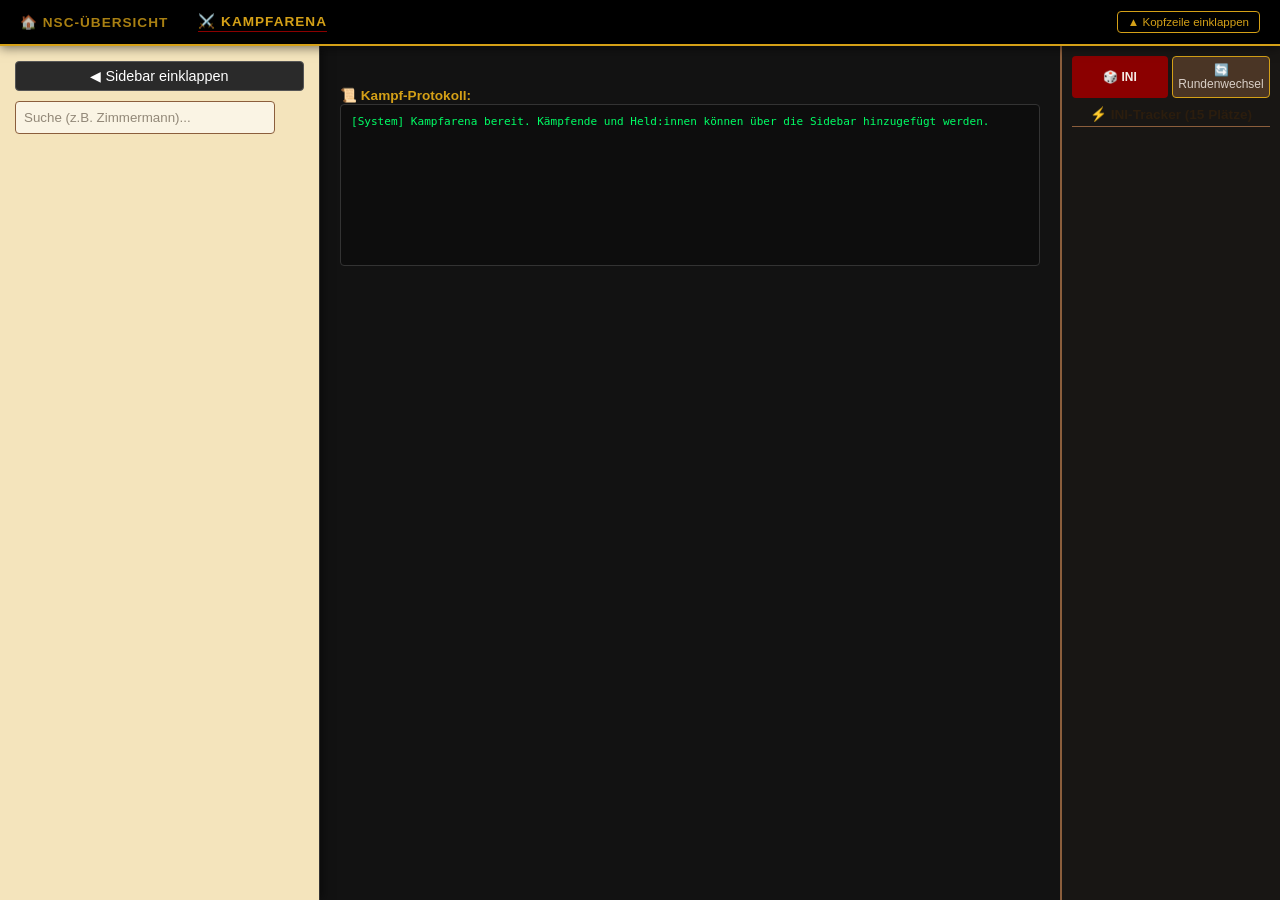
<file: kampfarena_1.html>
<!DOCTYPE html>
<html lang="de">

<head>
    <meta charset="UTF-8">
    <meta name="viewport" content="width=device-width, initial-scale=1.0">
    <title>DSA Werkbank - Kampfarena (Battlemaster)</title>
    <style>
        :root {
            --bg-dark: #121212;
            --sidebar-bg: #1e1e1e;
            --card-bg: #f4e4bc;
            --card-border: #8b5e3c;
            --text-main: #2b1d0e;
            --accent: #8b0000;
            --highlight: #d4a017;
            --status-dead: #4a4a4a;
            --status-magic: #1e3a8a;
            --status-god: #b45309;
            --status-noble: #7f1d1d;
        }

        body {
            background-color: var(--bg-dark);
            color: #e0e0e0;
            font-family: 'Segoe UI', Tahoma, Geneva, Verdana, sans-serif;
            margin: 0;
            display: flex;
            flex-direction: column;
            height: 100vh;
            overflow: hidden;
        }

        /* --- STYLING FÜR DIE MASTER-NAVIGATION (100% Identisch zur Index) --- */
        .master-nav {
            background-color: #000;
            padding: 0 20px;
            border-bottom: 2px solid var(--highlight);
            display: flex;
            justify-content: space-between;
            align-items: center;
            font-size: 0.85em;
            font-family: 'Segoe UI', sans-serif;
            letter-spacing: 1px;
            box-shadow: 0 2px 10px rgba(0, 0, 0, 0.5);
            z-index: 1000;
            transition: all 0.3s ease;
            overflow: hidden;
            box-sizing: border-box;
            height: 46px;
            max-height: 46px;
        }

        .master-nav.collapsed {
            height: 0 !important;
            max-height: 0 !important;
            padding-top: 0 !important;
            padding-bottom: 0 !important;
            border-bottom: none !important;
            opacity: 0;
            pointer-events: none;
        }

        .master-nav a {
            color: var(--highlight);
            text-decoration: none;
            font-weight: bold;
            transition: all 0.2s ease-in-out;
            display: flex;
            align-items: center;
            gap: 8px;
            opacity: 0.8;
        }

        .master-nav a:hover {
            opacity: 1;
            color: #fff;
            text-shadow: 0 0 8px var(--highlight);
            transform: translateY(-1px);
        }

        .master-nav a.active {
            opacity: 1;
            border-bottom: 1px solid var(--accent);
            padding-bottom: 2px;
        }

        .toggle-nav-btn {
            background: none;
            border: 1px solid var(--highlight);
            color: var(--highlight);
            cursor: pointer;
            padding: 4px 10px;
            font-size: 0.85em;
            border-radius: 4px;
            transition: background 0.2s;
        }

        .toggle-nav-btn:hover {
            background: rgba(212, 160, 23, 0.2);
        }

        #expandNavBtn {
            position: fixed;
            top: 0;
            right: 20px;
            background: #000;
            color: var(--highlight);
            border: 1px solid var(--highlight);
            border-top: none;
            padding: 5px 12px;
            cursor: pointer;
            border-radius: 0 0 6px 6px;
            font-size: 0.8em;
            font-weight: bold;
            box-shadow: 0 4px 10px rgba(0, 0, 0, 0.5);
            z-index: 1001;
            display: none;
        }

        #expandNavBtn.visible {
            display: block;
        }

        .global-controls {
            background: #2a2a2a;
            padding: 10px;
            border-radius: 5px;
            margin-bottom: 15px;
            border: 1px solid #444;
        }

        .filter-drawer {
            width: 90%;
            display: none;
            padding: 10px;
            border-radius: 5px;
            margin-bottom: 15px;
            border: 1px solid #444;
        }

        .filter-drawer.open {
            display: block;
        }

        .toggle-filter-btn {
            width: 100%;
            background: none;
            border: 1px solid #555;
            cursor: pointer;
            font-size: 0.8em;
            padding: 4px 5px;
            margin-bottom: 10px;
            border-radius: 4px;
            color: #ccc;
        }

        .toggle-filter-btn:hover {
            color: var(--highlight);
            border-color: var(--highlight);
        }

        /* --- SIDEBAR (DESIGN & ANIMATION) --- */
        .sidebar {
            width: 320px;
            background-color: var(--card-bg);
            color: var(--text-main);
            display: flex;
            flex-direction: column;
            border-right: 1px solid #333;
            padding: 15px;
            box-shadow: 2px 0 10px rgba(0, 0, 0, 0.5);
            z-index: 10;
            transition: width 0.3s ease, padding 0.3s ease, opacity 0.2s ease;
            overflow: hidden;
            position: relative;
            box-sizing: border-box;
            flex-shrink: 0;
            min-width: 320px;
        }

        .sidebar.collapsed {
            width: 0 !important;
            min-width: 0 !important;
            padding-left: 0 !important;
            padding-right: 0 !important;
            border-right: none !important;
            opacity: 0;
            pointer-events: none;
        }

        /* Steuerungs-Button in der Sidebar */
        .toggle-sidebar-btn {
            background: #2a2a2a;
            border: 1px solid #555;
            color: #fff;
            cursor: pointer;
            padding: 6px 10px;
            border-radius: 4px;
            font-size: 0.9em;
            margin-bottom: 10px;
            display: flex;
            align-items: center;
            justify-content: center;
            width: 100%;
            box-sizing: border-box;
        }

        .toggle-sidebar-btn:hover {
            background: #333;
            color: var(--highlight);
            border-color: var(--highlight);
        }

        /* Schwebender Button, wenn die Sidebar eingeklappt ist */
        #expandSidebarBtn {
            position: fixed;
            left: 0;
            top: 50px;
            background: var(--card-bg);
            color: var(--text-main);
            border: 2px solid var(--card-border);
            border-left: none;
            padding: 8px 12px;
            cursor: pointer;
            border-radius: 0 4px 4px 0;
            font-weight: bold;
            box-shadow: 2px 2px 10px rgba(0, 0, 0, 0.5);
            z-index: 999;
            display: none;
        }

        #expandSidebarBtn.visible {
            display: block;
        }

        /* --- SUCHFELD & LISTEN-ELEMENTE --- */
        .search-box {
            width: 90%;
            padding: 8px;
            border: 1px solid #8b5e3c;
            border-radius: 4px;
            margin-bottom: 10px;
            background: rgba(255, 255, 255, 0.6);
            color: var(--text-main);
            box-sizing: border-box;
            font-family: inherit;
        }

        .search-box:focus {
            outline: none;
            border-color: var(--accent);
            background: rgba(255, 255, 255, 0.9);
        }

        .search-box::placeholder {
            color: rgba(43, 29, 14, 0.5);
        }

        #nscList {
            flex-grow: 1;
            overflow-y: auto;
            padding-right: 5px;
        }

        .list-item {
            padding: 8px 10px;
            border-bottom: 1px solid rgba(139, 94, 60, 0.3);
            cursor: pointer;
            color: var(--text-main);
            border-radius: 4px;
            transition: background 0.2s;
        }

        .list-item:hover {
            background: rgba(255, 255, 255, 0.6);
        }

        .list-item strong {
            display: block;
            font-size: 0.95em;
        }

        .list-item small {
            color: var(--accent);
            font-size: 0.8em;
        }

        /* --- ARENA HAUPTBEREICH --- */
        .arena-container {
            flex-grow: 1;
            overflow-y: auto;
            padding: 20px;
            background-image: radial-gradient(#222 1px, transparent 1px);
            background-size: 20px 20px;
            box-sizing: border-box;
        }

        .arena-card {
            background: #1e1c18;
            border: 2px solid #544b42;
            border-radius: 8px;
            transition: all 0.3s ease;
            color: #d9cfc7;
            font-family: 'Georgia', serif;
            padding: 15px;
            display: flex;
            flex-direction: column;
            justify-content: space-between;
        }

        .arena-card.active-actor {
            border-color: var(--highlight);
            box-shadow: 0 0 15px rgba(212, 160, 23, 0.4);
        }

        .dsa-btn-primary {
            background: var(--accent);
            color: #f5ebe6;
            font-weight: bold;
            border: none;
            cursor: pointer;
            border-radius: 4px;
            padding: 4px 8px;
            transition: background 0.2s;
        }

        .dsa-btn-primary:hover {
            background: #a63131;
        }

        .dsa-btn-secondary {
            background: #3d3731;
            color: #d9cfc7;
            border: 1px solid #555;
            cursor: pointer;
            border-radius: 4px;
            padding: 4px 8px;
        }

        .dsa-btn-secondary:hover {
            background: #524a42;
        }

        /* Log Terminal */
        #arena-log {
            background: #0d0d0d;
            border: 1px solid #333;
            font-family: monospace;
            padding: 10px;
            border-radius: 6px;
            height: 150px;
            overflow-y: auto;
            font-size: 0.85em;
            color: #ccc;
        }

        /* --- KAMPF-ARENA ERWEITERUNGEN --- */
        .arena-layout {
            display: flex;
            flex-grow: 1;
            overflow: hidden;
            position: relative;
        }

        .arena-main-content {
            flex-grow: 1;
            overflow-y: auto;
            padding: 20px;
            display: flex;
            flex-direction: column;
            gap: 20px;
        }

        .arena-grid {
            display: flex;
            flex-wrap: wrap;
            gap: 20px;
            align-content: flex-start;
        }

        .ini-tracker-sidebar {
            width: 220px;
            background: #181614;
            border-left: 2px solid var(--card-border);
            display: flex;
            flex-direction: column;
            padding: 10px;
            box-sizing: border-box;
            overflow-y: auto;
            flex-shrink: 0;
        }

        .ini-slot-item {
            background: #262420;
            border: 1px solid #443b32;
            border-radius: 4px;
            padding: 6px 8px;
            margin-bottom: 6px;
            font-size: 0.85em;
            cursor: pointer;
            display: flex;
            justify-content: space-between;
            align-items: center;
            color: #d9cfc7;
            transition: all 0.2s;
        }

        .ini-slot-item.active {
            border-color: var(--highlight);
            background: rgba(212, 160, 23, 0.15);
            box-shadow: 0 0 8px rgba(212, 160, 23, 0.3);
        }

        .ini-slot-item.filled {
            border-left: 4px solid var(--accent);
        }

        /* Arena Karten im Werkbank-Stil */
        .arena-card {
            background: var(--card-bg);
            color: var(--text-main);
            border: 4px double var(--card-border);
            border-radius: 4px;
            width: 380px;
            padding: 12px;
            box-shadow: 0 8px 25px rgba(0, 0, 0, 0.6);
            font-family: 'Georgia', serif;
            display: flex;
            flex-direction: column;
            gap: 10px;
            position: relative;
        }

        .arena-card.active-card {
            box-shadow: 0 0 15px 3px var(--highlight);
            border-color: var(--highlight);
        }

        .arena-export-btn {
            background: none;
            border: none;
            cursor: pointer;
            padding: 2px 4px;
            font-size: 1.1em;
            opacity: 0.8;
            transition: opacity 0.2s, transform 0.2s;
        }

        .arena-export-btn:hover {
            opacity: 1;
            transform: scale(1.1);
        }

        .stat-input-group {
            display: flex;
            align-items: center;
            gap: 4px;
        }

        .stat-input-group input[type="number"] {
            width: 50px;
            background: rgba(255, 255, 255, 0.7);
            border: 1px solid var(--card-border);
            text-align: center;
            font-weight: bold;
            border-radius: 3px;
            padding: 2px;
        }

        .weapon-table {
            width: 100%;
            border-collapse: collapse;
            font-size: 0.85em;
            margin-top: 5px;
            background: rgba(0, 0, 0, 0.04);
        }

        .weapon-table th,
        .weapon-table td {
            border: 1px solid rgba(139, 94, 60, 0.3);
            padding: 4px 6px;
            text-align: left;
        }

        .weapon-table th {
            background: rgba(139, 69, 19, 0.15);
            font-size: 0.9em;
        }

        .action-btn-row {
            display: grid;
            grid-template-columns: repeat(4, 1fr);
            gap: 4px;
            margin-top: 6px;
        }

        /* Protokoll Terminal */
        .arena-log-box {
            background: #0d0d0d;
            border: 1px solid #333;
            color: #00ff66;
            font-family: monospace;
            padding: 10px;
            border-radius: 4px;
            height: 140px;
            overflow-y: auto;
            font-size: 0.85em;
        }
    </style>
</head>

<body>

    <button id="expandNavBtn" onclick="toggleNav()" title="Kopfzeile einblenden">▼ Kopfzeile öffnen</button>
    <button id="expandSidebarBtn" onclick="toggleSidebar()" title="Sidebar ausklappen">▶ Sidebar öffnen</button>

    <nav class="master-nav" id="masterNav">
        <div style="display: flex; gap: 30px; align-items: center;">
            <a href="index.html">🏠 NSC-ÜBERSICHT</a>
            <a href="kampfarena.html" class="active">⚔️ KAMPFARENA</a>
        </div>
        <button class="toggle-nav-btn" onclick="toggleNav()">▲ Kopfzeile einklappen</button>
    </nav>

    <div style="display: flex; flex-grow: 1; overflow: hidden; width: 100%;">


        <!-- Arena Hauptbereich -->
        <div class="arena-layout">
            <!-- Sidebar mit der NSC-Liste -->
            <div class="sidebar" id="mainSidebar">
                <button class="toggle-sidebar-btn" onclick="toggleSidebar()">◀ Sidebar einklappen</button>
                <input type="text" class="search-box" id="searchInput" placeholder="Suche (z.B. Zimmermann)..."
                    onkeyup="filterList()">
                <div id="nscList"></div>
            </div>

            <!-- Arena Hauptbereich (Mitte) -->
            <div class="arena-main-content">

                <!-- Karten-Grid -->
                <div class="arena-grid" id="arenaCardGrid">
                    <!-- Aktive Kampf-Karten erscheinen hier -->
                </div>

                <!-- Gendersensitives Aktionsprotokoll am unteren Ende -->
                <div>
                    <label style="font-size: 0.85em; font-weight: bold; color: var(--highlight);">📜
                        Kampf-Protokoll:</label>
                    <div class="arena-log-box" id="arenaLog">
                        [System] Kampfarena bereit. Kämpfende und Held:innen können über die Sidebar hinzugefügt werden.
                    </div>
                </div>
            </div>

            <!-- 15-Plätze INI-Tracker (Rechts am Rand, schmal) -->
            <div class="ini-tracker-sidebar">
                <!-- Buttons ganz oben im INI-Tracker -->
                <div style="display: flex; gap: 4px; margin-bottom: 8px;">
                    <button class="dsa-btn-primary" onclick="rollAllInitiatives()"
                        style="flex: 1; font-size: 0.75em; padding: 6px 2px;" title="Initiative für alle würfeln">🎲
                        INI</button>
                    <button class="dsa-btn-secondary" onclick="nextCombatRound()"
                        style="flex: 1; font-size: 0.75em; padding: 6px 2px; background: #4a3525; border-color: var(--highlight);"
                        title="Nächste Kampfrunde (Setzt Mehrfach-Mali und Aktionen zurück)">🔄 Rundenwechsel</button>
                </div>

                <div
                    style="font-size: 0.85em; font-weight: bold; border-bottom: 1px solid var(--card-border); padding-bottom: 4px; margin-bottom: 6px; text-align: center; color: var(--text-main);">
                    ⚡ INI-Tracker (15 Plätze)
                </div>
                <div id="iniTrackerSlots">
                    <!-- 15 feste Slots -->
                </div>
            </div>
        </div>

        <script>
            let nscDatabase = [];
            let openCards = new Set();
            let currentYear = 1009;
            let activeFilters = {};

            // Beim Laden der Seite direkt ausführen
            document.addEventListener('DOMContentLoaded', () => {
                loadNscsFromCloud();
            });

            async function loadNscsFromCloud(forceReload = false) {
                nscDatabase = [];
                const cacheKey = 'nsc_database_persistent_v1';
                const cacheTimestampKey = 'nsc_database_timestamp_v1';
                const maxCacheAge = 60 * 60 * 1000; // 1 Stunde Cache

                const cachedTimestamp = parseInt(localStorage.getItem(cacheTimestampKey) || '0', 10);
                if (!forceReload && (Date.now() - cachedTimestamp) < maxCacheAge) {
                    const cachedData = localStorage.getItem(cacheKey);
                    if (cachedData) {
                        try {
                            nscDatabase = JSON.parse(cachedData);
                            console.log(`[Cache] ${nscDatabase.length} NSCs aus LocalStorage geladen.`);
                            filterList();
                            return;
                        } catch (e) {
                            localStorage.removeItem(cacheKey);
                        }
                    }
                }

                try {
                    const githubUser = "StaubundSterne";
                    const repoName = "Aventurische_Werkbank";
                    const apiUrl = `https://api.github.com/repos/${githubUser}/${repoName}/contents/data/nsc`;

                    const token = localStorage.getItem('github_pat');
                    const headers = { 'Accept': 'application/vnd.github.v3+json' };
                    if (token) headers['Authorization'] = `Bearer ${token.trim()}`;

                    const response = await fetch(apiUrl, { headers: headers });
                    if (!response.ok) throw new Error("GitHub-Verzeichnis nicht erreichbar.");

                    const files = await response.json();
                    const jsonFiles = Array.isArray(files) ? files.filter(file => file.name.endsWith('.json')) : [];

                    const batchSize = 16;
                    for (let i = 0; i < jsonFiles.length; i += batchSize) {
                        const batch = jsonFiles.slice(i, i + batchSize);
                        const batchPromises = batch.map(async (fileObj) => {
                            try {
                                const fileRes = await fetch(fileObj.download_url);
                                if (!fileRes.ok) return null;
                                const json = await fileRes.json();
                                json._filename = fileObj.name;
                                return json;
                            } catch (err) {
                                return null;
                            }
                        });

                        const batchResults = await Promise.all(batchPromises);
                        let hasNewData = false;
                        batchResults.forEach(nsc => {
                            if (nsc !== null) {
                                nscDatabase.push(nsc);
                                hasNewData = true;
                            }
                        });
                        if (hasNewData) filterList();
                    }

                    try {
                        localStorage.setItem(cacheKey, JSON.stringify(nscDatabase));
                        localStorage.setItem(cacheTimestampKey, Date.now().toString());
                    } catch (e) { }

                } catch (err) {
                    console.warn("⚠️ Fallback aktiv:", err.message);
                    // Lokaler Fallback falls nötig
                    filterList();
                }
            }

            function toggleFilterDrawer() {
                document.getElementById('filterDrawer').classList.toggle('open');
            }

            function filterList() {
                const searchInput = document.getElementById('searchInput').value.toLowerCase();
                const searchTokens = searchInput.split(/\s+/).filter(t => t.length > 0);

                const filtered = nscDatabase.filter(nsc => {
                    // ENTSCHEIDENDER UNTERSCHIED: Nur NSCs mit vorhandenen combat-stats zulassen!
                    if (!nsc.stats || !nsc.stats['combat-stats'] || !nsc.stats['combat-stats'].weapons || nsc.stats['combat-stats'].weapons.length === 0) {
                        return false;
                    }

                    // Volltextsuche über Tokens
                    if (searchTokens.length > 0) {
                        const fullText = JSON.stringify(nsc).toLowerCase();
                        const matchesAllTokens = searchTokens.every(token => fullText.includes(token));
                        if (!matchesAllTokens) return false;
                    }

                    return true;
                });

                renderFilteredList(filtered);
            }

            // NSC-Liste in der Sidebar erstellen

            function renderFilteredList(filtered) {
                const listEl = document.getElementById('nscList');
                listEl.innerHTML = "";

                // Sortierung nach Professions-Kategorie und Name
                filtered.sort((a, b) => (a.profession?.category || '').localeCompare(b.profession?.category || '') || a.general.name.localeCompare(b.general.name));

                filtered.forEach(nsc => {
                    const name = nsc.general?.name || 'Unbenannt';

                    // Basis-Kampfstats & Energien
                    const le = nsc.stats?.['derived-stats']?.LE || '-';
                    const ae = nsc.stats?.['derived-stats']?.AE;
                    const ke = nsc.stats?.['derived-stats']?.KE;
                    const rs = nsc.stats?.['combat-stats']?.['armour-protection'] ?? 0;
                    const pain = nsc.stats?.['combat-stats']?.['pain-level'] ?? 0;

                    // Aktive Waffe ermitteln (nach "main-weapon": true oder Fallback auf das erste Element)
                    const weapons = nsc.stats?.['combat-stats']?.weapons || [];
                    const activeWeapon = weapons.find(w => w['main-weapon'] === true || w['main-weapon'] === "true") || weapons[0] || {};

                    const wpnName = activeWeapon.name || 'Waffenlos';
                    const wpnTp = activeWeapon.hitpoints || activeWeapon.TP || '-';
                    const wpnTechName = activeWeapon['combat-technique'];

                    // Passende Kampftechnik (AT/PA) für die Waffe ermitteln
                    let combatTechStr = 'AT/PA: -/-';
                    if (wpnTechName && nsc.stats?.abilities?.['combat-techniques']) {
                        const techObj = nsc.stats.abilities['combat-techniques'].find(t => t.name === wpnTechName);
                        if (techObj) {
                            const at = techObj.AT ?? '-';
                            const pa = techObj.PA ?? '-';
                            combatTechStr = `AT: ${at} / PA: ${pa}`;
                        }
                    }

                    // Dynamischer String für Energien (LE ist immer da, AE/KE nur wenn vorhanden)
                    let energyInfo = `LeP: ${le}`;
                    if (ae) energyInfo += ` | AsP: ${ae}`;
                    if (ke) energyInfo += ` | KaP: ${ke}`;

                    // Zusammenbau des Listeneintrags
                    const div = document.createElement('div');
                    div.className = 'list-item';
                    div.innerHTML = `
                    <strong>${name}</strong>
                    <small style="display: block; line-height: 1.4; margin-top: 2px;">
                        ${energyInfo} | RS: ${rs} | Schmerz: ${pain}<br>
                        
                        ${wpnName} (${wpnTp}) | ${combatTechStr}
                    </small>
                `;

                    div.onclick = () => addNscToCombatArena(nsc);
                    listEl.appendChild(div);
                });
            }

            function addNscToCombatArena(nsc) {
                console.log("Ausgewählter Kampf-NSC für die Arena:", nsc.general.name);
                // Hier kannst du die Logik einbauen, um den NSC in Arena Hauptbereich zu übernehmen
            }

            // --- KAMPF-ARENA STATE & LOGIK ---
            let activeCombatants = [];
            let activeCombatantIndex = -1;

            // 1. NSC aus der Sidebar in die Arena holen
            function addNscToCombatArena(nsc) {
                if (activeCombatants.some(c => c.id === nsc.id)) {
                    logArenaAction(`Hinweis: ${nsc.general.name} ist bereits in der Arena.`);
                    return;
                }

                const combatant = {
                    id: nsc.id,
                    name: nsc.general.name,
                    type: nsc.profession?.category || 'Kämpfende Person',
                    leMax: nsc.stats?.['derived-stats']?.LE || 30,
                    leCurrent: nsc.stats?.['derived-stats']?.LE || 30,
                    aeMax: nsc.stats?.['derived-stats']?.AE || 0,
                    aeCurrent: nsc.stats?.['derived-stats']?.AE || 0,
                    keMax: nsc.stats?.['derived-stats']?.KE || 0,
                    keCurrent: nsc.stats?.['derived-stats']?.KE || 0,
                    rs: nsc.stats?.['combat-stats']?.['armour-protection'] || 0,
                    be: nsc.stats?.['combat-stats']?.['encumbrance'] || 0,
                    pain: nsc.stats?.['combat-stats']?.['pain-level'] || 0,
                    iniBase: parseInt(nsc.stats?.['derived-stats']?.INI) || 11,
                    iniTotal: 0,
                    weapons: nsc.stats?.['combat-stats']?.weapons || [],
                    combatTechniques: nsc.stats?.abilities?.['combat-techniques'] || [],
                    targetId: "",
                    defensesUsedThisRound: 0,
                    attackUsedThisRound: false // Begrenzung auf 1 AT/FK pro KR
                };

                activeCombatants.push(combatant);
                logArenaAction(`<b>${combatant.name}</b> betritt die Kampf-Arena.`);
                renderIniTracker();
                renderArenaCards();
            }

            // 2. Initiative für alle Teilnehmer würfeln (INI = Basis + 1W6 - BE - Schmerz)
            function rollAllInitiatives() {
                if (activeCombatants.length === 0) {
                    logArenaAction("Keine Kämpfenden in der Arena vorhanden.");
                    return;
                }

                activeCombatants.forEach(c => {
                    const w6 = Math.floor(Math.random() * 6) + 1;
                    c.iniTotal = c.iniBase + w6 - c.be - c.pain;
                });

                // Absteigend sortieren nach INI, bei Gleichstand nach INI-Basis
                activeCombatants.sort((a, b) => b.iniTotal - a.iniTotal || b.iniBase - a.iniBase);
                activeCombatantIndex = 0;

                logArenaAction("🎲 Initiative für alle Beteiligten gewürfelt und sortiert.");
                renderIniTracker();
                renderArenaCards();
            }

            // 3. 15-Plätze INI-Tracker rendern (rechts am Rand)
            function renderIniTracker() {
                const container = document.getElementById('iniTrackerSlots');
                container.innerHTML = "";

                for (let i = 0; i < 15; i++) {
                    const combatant = activeCombatants[i];
                    const slotDiv = document.createElement('div');
                    slotDiv.className = `ini-slot-item ${combatant ? 'filled' : ''} ${i === activeCombatantIndex ? 'active' : ''}`;

                    if (combatant) {
                        slotDiv.innerHTML = `
                <span style="overflow: hidden; text-overflow: ellipsis; white-space: nowrap; max-width: 130px;">
                    <b>#${i + 1}</b> ${combatant.name}
                </span>
                <span style="color: var(--highlight); font-weight: bold;">(${combatant.iniTotal})</span>
            `;
                        slotDiv.onclick = () => setActiveCombatant(i);
                    } else {
                        slotDiv.innerHTML = `<span style="opacity: 0.4;">#${i + 1} [frei]</span><span>-</span>`;
                    }
                    container.appendChild(slotDiv);
                }
            }

            function setActiveCombatant(index) {
                activeCombatantIndex = index;
                renderIniTracker();
                renderArenaCards();
                if (activeCombatants[index]) {
                    logArenaAction(`👉 Akt an der Reihe: <b>${activeCombatants[index].name}</b>.`);
                }
            }

            // --- 3.1. RUNDENWECHSEL FUNKTION ---
            function nextCombatRound() {
                activeCombatants.forEach(c => {
                    c.defensesUsedThisRound = 0;
                    c.attackUsedThisRound = false; // Reset der Aktionssperre
                });
                logArenaAction(`🔄 <b>Rundenwechsel:</b> Alle Verteidigungen und Attacken-Sperren wurden zurückgesetzt.`);
                renderArenaCards();
            }

            // 4. Arena-Karten rendern (mit exakten Vorgaben)
            function renderArenaCards() {
                const grid = document.getElementById('arenaCardGrid');
                grid.innerHTML = "";

                if (activeCombatants.length === 0) {
                    grid.innerHTML = `<div style="color: #777; font-style: italic; padding: 20px;">Die Arena ist leer. Wähle links in der Sidebar Kämpfende aus.</div>`;
                    return;
                }

                activeCombatants.forEach((c, idx) => {
                    const isActive = (idx === activeCombatantIndex);
                    const card = document.createElement('div');
                    card.className = `arena-card ${isActive ? 'active-card' : ''}`;

                    const targetOptions = activeCombatants
                        .filter(o => o.id !== c.id)
                        .map(o => `<option value="${o.id}" ${c.targetId === o.id ? 'selected' : ''}>${o.name}</option>`)
                        .join('');

                    const isMagical = c.aeMax > 0;
                    const isClerical = c.keMax > 0;

                    // Waffentabelle (Nur Name, RW, AT/FK, PA, TP - OHNE Tech, Leiteigenschaft etc.)
                    let weaponsHtml = "";
                    if (c.weapons && c.weapons.length > 0) {
                        weaponsHtml = `<table class="weapon-table"><tr><th>Waffe</th><th>RW</th><th>AT/FK</th><th>PA</th><th>TP</th></tr>`;
                        c.weapons.forEach((w, wIdx) => {
                            const isMain = w['main-weapon'] === true || w['main-weapon'] === "true";
                            let atVal = 10, paVal = 5;
                            const techName = w['combat-technique'] || 'Standard';
                            const techObj = c.combatTechniques.find(t => t.name === techName);

                            if (techObj) {
                                atVal = (techObj.AT !== undefined) ? techObj.AT : (techObj.KTW || 10);
                                paVal = (techObj.PA !== undefined) ? techObj.PA : Math.floor((techObj.KTW || 10) / 2);
                            }

                            const effectiveAT = atVal - c.pain;
                            const effectivePA = paVal - c.pain;
                            const tpStr = w.hitpoints || w.TP || '1W6';
                            const rwStr = w['melee-weapon-reach'] || 'mittel';

                            weaponsHtml += `
                    <tr style="${isMain ? 'background: rgba(212,160,23,0.15);' : ''}">
                        <td><input type="radio" name="main-weapon-${c.id}" ${isMain ? 'checked' : ''} onclick="setMainWeapon('${c.id}', ${wIdx})"> <b>${w.name}</b></td>
                        <td>${rwStr}</td>
                        <td>${effectiveAT}</td>
                        <td>${effectivePA}</td>
                        <td>${tpStr}</td>
                    </tr>
                `;
                        });
                        weaponsHtml += `</table>`;
                    } else {
                        weaponsHtml = `<div style="font-size: 0.85em; font-style: italic;">Standard: Raufen (1W6)</div>`;
                    }

                    // Aktive Werte für Buttons
                    const activeWeapon = c.weapons.find(w => w['main-weapon'] === true || w['main-weapon'] === "true") || c.weapons[0] || { name: 'Raufen', hitpoints: '1W6', 'combat-technique': 'Raufen' };
                    let defaultAT = 11, defaultPA = 6;
                    const techObj = c.combatTechniques.find(t => t.name === activeWeapon['combat-technique']);
                    if (techObj) {
                        defaultAT = (techObj.AT !== undefined) ? techObj.AT : (techObj.KTW || 10);
                        defaultPA = (techObj.PA !== undefined) ? techObj.PA : Math.floor((techObj.KTW || 10) / 2);
                    }
                    const effAT = defaultAT - c.pain;
                    const basePA = defaultPA - c.pain;
                    const baseAW = 6;

                    const defenseMalus = c.defensesUsedThisRound * 3;
                    const currentPA = Math.max(0, basePA - defenseMalus);
                    const currentAW = Math.max(0, baseAW - defenseMalus);
                    const isRanged = activeWeapon['combat-technique'] && ['Bogen', 'Armbrüste', 'Wurfwaffen', 'Schleudern'].includes(activeWeapon['combat-technique']);

                    const defenseTooltip = `Verteidigungen in dieser KR: ${c.defensesUsedThisRound} (Malus: -${defenseMalus})`;
                    const attackDisabledAttr = c.attackUsedThisRound ? 'disabled style="opacity:0.5; cursor:not-allowed;"' : '';

                    card.innerHTML = `
                        <div style="display: flex; justify-content: space-between; align-items: center; border-bottom: 2px solid var(--card-border); padding-bottom: 6px;">
                            <h3 style="margin: 0; font-size: 1.2em;">${c.name}</h3>
                                <div style="display: flex; gap: 6px; align-items: center;">
                                    <button class="arena-export-btn" onclick="exportCombatantToHtml('${c.id}')" title="Kampf-Datenblatt als HTML exportieren">🪪</button>
                                    <button onclick="removeCombatant('${c.id}')" style="background: none; border: none; cursor: pointer; color: var(--accent); font-weight: bold;" title="Aus Arena entfernen">✕</button>
                                </div>
                        </div>

            <!-- Ressourcen: Bedingt gerendert (nur LeP, sowie AsP/KaP wenn vorhanden) -->
            <div style="display: flex; flex-wrap: wrap; gap: 8px; background: rgba(0,0,0,0.05); padding: 6px; border-radius: 4px;">
                <div class="stat-input-group">
                    <label style="font-weight:bold; font-size:0.85em;">LeP:</label>
                    <input type="number" value="${c.leCurrent}" onchange="updateResource('${c.id}', 'leCurrent', this.value)">
                    <span style="font-size:0.85em;">/ ${c.leMax}</span>
                </div>

                ${isMagical ? `
                <div class="stat-input-group">
                    <label style="font-weight:bold; font-size:0.85em;">AsP:</label>
                    <input type="number" value="${c.aeCurrent}" onchange="updateResource('${c.id}', 'aeCurrent', this.value)">
                    <span style="font-size:0.85em;">/ ${c.aeMax}</span>
                </div>` : ''}

                ${isClerical ? `
                <div class="stat-input-group">
                    <label style="font-weight:bold; font-size:0.85em;">KaP:</label>
                    <input type="number" value="${c.keCurrent}" onchange="updateResource('${c.id}', 'keCurrent', this.value)">
                    <span style="font-size:0.85em;">/ ${c.keMax}</span>
                </div>` : ''}

                <div class="stat-input-group">
                    <label style="font-weight:bold; font-size:0.85em;">Schmerz:</label>
                    <select onchange="updatePain('${c.id}', this.value)" style="font-size:0.85em;">
                        <option value="0" ${c.pain === 0 ? 'selected' : ''}>0</option>
                        <option value="1" ${c.pain === 1 ? 'selected' : ''}>1</option>
                        <option value="2" ${c.pain === 2 ? 'selected' : ''}>2</option>
                        <option value="3" ${c.pain === 3 ? 'selected' : ''}>3</option>
                        <option value="4" ${c.pain === 4 ? 'selected' : ''}>4</option>
                    </select>
                </div>
            </div>

            <!-- Rüstung & Belastung -->
            <div style="display: flex; align-items: center; gap: 10px; font-size: 0.9em; background: rgba(0,0,0,0.03); padding: 4px 6px; border-radius: 3px;">
                <div class="stat-input-group">
                    <label style="font-weight:bold; font-size:0.85em;">🛡️ RS:</label>
                    <input type="number" value="${c.rs}" onchange="updateResource('${c.id}', 'rs', this.value)">
                </div>
                <div>🎒 <b>BE:</b> ${c.be}</div>
            </div>

            <div>${weaponsHtml}</div>

            <!-- Gegner-Zuordnung -->
            <div style="display: flex; align-items: center; gap: 6px;">
                <label style="font-size: 0.85em; font-weight: bold;">Gegner:in:</label>
                <select onchange="setTarget('${c.id}', this.value)" style="flex-grow: 1; font-size: 0.85em; padding: 2px;">
                    <option value="">-- Ziel wählen --</option>
                    ${targetOptions}
                </select>
            </div>

            <!-- Buttons mit AT/FK-Limitierung auf 1 pro KR -->
            <div class="action-btn-row">
                ${isRanged ?
                            `<button class="dsa-btn-primary" onclick="performAttack('${c.id}', 'FK', ${effAT})" ${attackDisabledAttr}>🎲 FK (${effAT})</button>` :
                            `<button class="dsa-btn-primary" onclick="performAttack('${c.id}', 'AT', ${effAT})" ${attackDisabledAttr}>🎲 AT (${effAT})</button>`
                        }
                <button class="dsa-btn-secondary" onclick="performDefense('${c.id}', 'PA', ${basePA})" title="${defenseTooltip}">🛡️ PA (${currentPA})</button>
                <button class="dsa-btn-secondary" onclick="performDefense('${c.id}', 'AW', ${baseAW})" title="${defenseTooltip}">🏃 AW (${currentAW})</button>
            </div>
        `;
                    grid.appendChild(card);
                });
            }

            // 4.1 Arena-Karten Waffe aktivieren

            function setMainWeapon(combatantId, weaponIndex) {
                const c = activeCombatants.find(item => item.id === combatantId);
                if (c && c.weapons) {
                    c.weapons.forEach((w, idx) => {
                        w['main-weapon'] = (idx === weaponIndex);
                    });
                    renderArenaCards();
                    logArenaAction(`<b>${c.name}</b> wechselt die aktive Waffe zu <b>${c.weapons[weaponIndex].name}</b>.`);
                }
            }

            // 4.2 Export kämpfender NSC

            function exportCombatantToHtml(combatantId) {
                const c = activeCombatants.find(item => item.id === combatantId);
                if (!c) {
                    alert("Kampfteilnehmer nicht gefunden!");
                    return;
                }

                // Waffentabelle für das Export-Dokument generieren (inkl. AT & PA)
                let weaponsExportHtml = "";
                if (c.weapons && c.weapons.length > 0) {
                    weaponsExportHtml = `<table style="width: 100%; border-collapse: collapse; font-size: 0.9em; margin-top: 8px; background: rgba(0,0,0,0.03);">
            <tr style="background: rgba(139, 69, 19, 0.15); border-bottom: 1px solid #8b5e3c;">
                <th style="padding: 6px; text-align: left; border: 1px solid rgba(139, 94, 60, 0.4);">Waffe</th>
                <th style="padding: 6px; text-align: left; border: 1px solid rgba(139, 94, 60, 0.4);">RW</th>
                <th style="padding: 6px; text-align: left; border: 1px solid rgba(139, 94, 60, 0.4);">Kampftechnik</th>
                <th style="padding: 6px; text-align: left; border: 1px solid rgba(139, 94, 60, 0.4);">AT</th>
                <th style="padding: 6px; text-align: left; border: 1px solid rgba(139, 94, 60, 0.4);">PA</th>
                <th style="padding: 6px; text-align: left; border: 1px solid rgba(139, 94, 60, 0.4);">TP</th>
            </tr>`;
                    c.weapons.forEach(w => {
                        const isMain = w['main-weapon'] === true || w['main-weapon'] === "true";

                        // AT und PA für diese Waffe ermitteln
                        let atVal = 10, paVal = 5;
                        const techName = w['combat-technique'] || 'Standard';
                        const techObj = c.combatTechniques ? c.combatTechniques.find(t => t.name === techName) : null;
                        if (techObj) {
                            atVal = (techObj.AT !== undefined) ? techObj.AT : (techObj.KTW || 10);
                            paVal = (techObj.PA !== undefined) ? techObj.PA : Math.floor((techObj.KTW || 10) / 2);
                        }
                        const effectiveAT = atVal - c.pain;
                        const effectivePA = paVal - c.pain;

                        weaponsExportHtml += `
                <tr style="${isMain ? 'background: rgba(212,160,23,0.15); font-weight: bold;' : 'border-bottom: 1px solid rgba(139,94,60,0.2);'}">
                    <td style="padding: 6px; border: 1px solid rgba(139, 94, 60, 0.4);">${w.name} ${isMain ? '(Hauptwaffe)' : ''}</td>
                    <td style="padding: 6px; border: 1px solid rgba(139, 94, 60, 0.4);">${w['melee-weapon-reach'] || 'mittel'}</td>
                    <td style="padding: 6px; border: 1px solid rgba(139, 94, 60, 0.4);">${w['combat-technique'] || '-'}</td>
                    <td style="padding: 6px; border: 1px solid rgba(139, 94, 60, 0.4);">${effectiveAT}</td>
                    <td style="padding: 6px; border: 1px solid rgba(139, 94, 60, 0.4);">${effectivePA}</td>
                    <td style="padding: 6px; border: 1px solid rgba(139, 94, 60, 0.4);">${w.hitpoints || w.TP || '-'}</td>
                </tr>`;
                    });
                    weaponsExportHtml += `</table>`;
                } else {
                    weaponsExportHtml = `<p style="font-style: italic; font-size: 0.9em;">Keine speziellen Waffen hinterlegt (Standard: Raufen).</p>`;
                }

                const htmlContent = `<!DOCTYPE html>
<html lang="de">
<head>
    <meta charset="UTF-8">
    <meta name="viewport" content="width=device-width, initial-scale=1.0">
    <title>DSA 5 Kampf-Datenblatt: ${c.name}</title>
    <style>
        body {
            background-color: #121212;
            color: #2b1d0e;
            font-family: 'Georgia', serif;
            display: flex;
            justify-content: center;
            padding: 20px;
            margin: 0;
        }
        .export-card {
            width: 650px;
            background: #f4e4bc;
            border: 4px double #8b5e3c;
            padding: 20px;
            box-shadow: 0 0 20px rgba(0,0,0,0.7);
            box-sizing: border-box;
        }
        h1 {
            margin: 0 0 15px 0;
            font-size: 1.8em;
            border-bottom: 2px solid #8b0000;
            color: #2b1d0e;
        }
        .section-title {
            font-weight: bold;
            border-bottom: 1px dashed #2b1d0e;
            margin: 15px 0 8px 0;
            font-variant: small-caps;
            font-size: 1.1em;
            color: #8b0000;
        }
        .stats-grid {
            display: grid;
            grid-template-columns: repeat(4, 1fr);
            gap: 8px;
            background: rgba(0,0,0,0.06);
            padding: 10px;
            border-radius: 4px;
            text-align: center;
            font-size: 0.95em;
        }
        .stat-box {
            display: flex;
            flex-direction: column;
        }
        .stat-val {
            font-weight: bold;
            font-size: 1.2em;
            color: #8b0000;
        }
        @media print {
            body { background: white; padding: 0; }
            .export-card { width: 100%; border: 1px solid #000; box-shadow: none; }
        }
    </style>
</head>
<body>
    <div class="export-card">
        <h1>${c.name}</h1>

        <div class="section-title">🛡️ Kampf- & Zustands-Status</div>
        <div class="stats-grid">
            <div class="stat-box">
                <small>LeP (Aktuell / Max)</small>
                <span class="stat-val">${c.leCurrent} / ${c.leMax}</span>
            </div>
            <div class="stat-box">
                <small>Rüstungsschutz (RS)</small>
                <span class="stat-val">${c.rs}</span>
            </div>
            <div class="stat-box">
                <small>INI</small>
                <span class="stat-val">${c.iniBase}</span>
            </div>
            <div class="stat-box">
                <small>Belastung (BE)</small>
                <span class="stat-val">${c.be}</span>
            </div>
            <div class="stat-box">
                <small>Schmerz-Stufe</small>
                <span class="stat-val">${c.pain}</span>
            </div>
            ${c.aeMax > 0 ? `
            <div class="stat-box">
                <small>AsP</small>
                <span class="stat-val">${c.aeCurrent} / ${c.aeMax}</span>
            </div>` : ''}
            ${c.keMax > 0 ? `
            <div class="stat-box">
                <small>KaP</small>
                <span class="stat-val">${c.keCurrent} / ${c.keMax}</span>
            </div>` : ''}
        </div>

        <div class="section-title">⚔️ Ausrüstung & Waffen (Combat-Stats)</div>
        ${weaponsExportHtml}
    </div>
</body>
</html>`;

                const blob = new Blob([htmlContent], { type: 'text/html;charset=utf-8;' });
                const link = document.createElement('a');
                const safeFilename = c.name.replace(/[^a-z0-9äöüß_]/gi, '_');
                link.href = URL.createObjectURL(blob);
                link.download = `Kampfdatenblatt_${safeFilename}.html`;
                document.body.appendChild(link);
                link.click();
                document.body.removeChild(link);
                URL.revokeObjectURL(link.href);
            }

            // 5. Interaktive State-Aktualisierungen & Schadens-Engine
            function updateResource(id, field, val) {
                const c = activeCombatants.find(item => item.id === id);
                if (c) {
                    c[field] = parseInt(val) || 0;
                    checkPainThreshold(c);
                    renderArenaCards();
                }
            }

            function updatePain(id, val) {
                const c = activeCombatants.find(item => item.id === id);
                if (c) {
                    c.pain = parseInt(val) || 0;
                    logArenaAction(`Zustand geändert: <b>${c.name}</b> hat nun Schmerz-Stufe ${c.pain} (-${c.pain} auf alle Proben).`);
                    renderArenaCards();
                }
            }

            function setTarget(id, targetId) {
                const c = activeCombatants.find(item => item.id === id);
                const target = activeCombatants.find(item => item.id === targetId);
                if (c) {
                    c.targetId = targetId;
                    if (target) {
                        logArenaAction(`Zielzuordnung: <b>${c.name}</b> visiert <b>${target.name}</b> an.`);
                    }
                }
            }

            function removeCombatant(id) {
                activeCombatants = activeCombatants.filter(c => c.id !== id);
                renderIniTracker();
                renderArenaCards();
                logArenaAction("Eine Person wurde aus der Arena entfernt.");
            }

            // Automatische Schmerzschwellen-Überprüfung nach DSA 5 Regeln
            function checkPainThreshold(c) {
                const ratio = c.leCurrent / c.leMax;
                let newPain = 0;
                if (c.leCurrent <= 5) newPain = 4;
                else if (ratio <= 0.25) newPain = 3;
                else if (ratio <= 0.50) newPain = 2;
                else if (ratio <= 0.75) newPain = 1;

                if (newPain !== c.pain) {
                    c.pain = newPain;
                    logArenaAction(`⚠️ Schmerz-Automatismus: <b>${c.name}</b> erreicht aufgrund von ${c.leCurrent}/${c.leMax} LeP automatisch Schmerz-Stufe ${c.pain}.`);
                }
            }

            // 6. Angriffs-, Verteidigungs- & Schadens-Resolver
            function performAttack(attackerId, type, skillVal) {
                const attacker = activeCombatants.find(c => c.id === attackerId);
                if (!attacker) return;

                if (attacker.attackUsedThisRound) {
                    logArenaAction(`⚠️ ${attacker.name} hat in dieser Kampfrunde bereits eine Attacke/Fernkampfwangriff ausgeführt.`);
                    return;
                }

                attacker.attackUsedThisRound = true; // Aktion für diese KR sperren
                renderArenaCards();

                const roll = Math.floor(Math.random() * 20) + 1;
                let isSuccess = roll <= skillVal;
                let resultStr = roll === 1 ? `🌟 KRITISCHER ERFOLG` : (roll === 20 ? `💀 PATZER` : (isSuccess ? `✅ ERFOLG (${roll} <= ${skillVal})` : `❌ MISSLUNGEN (${roll} > ${skillVal})`));

                logArenaAction(`[Angriff] <b>${attacker.name}</b> führt ${type} aus: ${resultStr}`);

                if (isSuccess && attacker.targetId) {
                    const target = activeCombatants.find(c => c.id === attacker.targetId);
                    if (target) {
                        logArenaAction(`👉 <b>${target.name}</b> wird angegriffen und muss reagieren!`);
                    }
                }
            }

            function performDefense(defenderId, type, baseDefenseVal) {
                const defender = activeCombatants.find(c => c.id === defenderId);
                if (!defender) return;

                // 1. Kumulativen Malus berechnen VOR dem Erhöhen des Zählers für DIESE Verteidigung
                // 1. Verteidigung: 0 Malus (defensesUsedThisRound = 0)
                // 2. Verteidigung: -3 Malus (defensesUsedThisRound = 1)
                // 3. Verteidigung: -6 Malus (defensesUsedThisRound = 2) usw.
                const activeMalus = defender.defensesUsedThisRound * 3;
                const effectiveDefenseVal = Math.max(0, baseDefenseVal - activeMalus);

                // Verteidigungs-Zähler für diese KR direkt erhöhen (gilt für jede genutzte Verteidigung!)
                defender.defensesUsedThisRound++;

                const roll = Math.floor(Math.random() * 20) + 1;
                let isSuccess = roll <= effectiveDefenseVal;
                let resultStr = "";

                if (roll === 1) {
                    resultStr = `🌟 KRITISCHE VERTEIDIGUNG (Passierschlag-Chance!)`;
                    isSuccess = true;
                } else if (roll === 20) {
                    resultStr = `💀 VERTEIDIGUNGS-PATZER`;
                    isSuccess = false;
                } else if (isSuccess) {
                    resultStr = `🛡️ ${type} GELUNGEN (Wurf: ${roll} <= ${effectiveDefenseVal}, Malus: -${activeMalus})`;
                } else {
                    resultStr = `❌ ${type} MISSGLÜCKT (Wurf: ${roll} > ${effectiveDefenseVal}, Malus: -${activeMalus})`;
                }

                logArenaAction(`[Verteidigung] <b>${defender.name}</b> führt ${type} aus: ${resultStr}`);

                // Schadensabzug erfolgt NUR bei misslungener Verteidigung
                if (!isSuccess) {
                    const attacker = activeCombatants.find(c => c.targetId === defender.id);
                    let tpRolled = 5;
                    let weaponName = "Waffenangriff";

                    if (attacker && attacker.weapons && attacker.weapons.length > 0) {
                        const wpn = attacker.weapons.find(w => w['main-weapon'] === true) || attacker.weapons[0];
                        weaponName = wpn.name;
                        if (wpn.hitpoints && wpn.hitpoints.includes('1W6')) {
                            const w6 = Math.floor(Math.random() * 6) + 1;
                            const bonus = parseInt(wpn.hitpoints.split('+')[1]) || 0;
                            tpRolled = w6 + bonus;
                        }
                    }

                    const sp = Math.max(0, tpRolled - defender.rs);
                    defender.leCurrent = Math.max(0, defender.leCurrent - sp);
                    checkPainThreshold(defender);

                    logArenaAction(`💥 <b>Schadensrechner:</b> ${weaponName} trifft ${defender.name}! TP: ${tpRolled} - RS: ${defender.rs} = <b>${sp} SP</b> abgezogen. Verbleibende LeP: ${defender.leCurrent}/${defender.leMax}.`);
                }

                // UI aktualisieren, damit die Buttons den neuen Malus für die nächste Aktion anzeigen
                renderArenaCards();
            }

            // 7. Gendersensitives Protokoll
            function logArenaAction(msg) {
                const logBox = document.getElementById('arenaLog');
                const timeStr = new Date().toLocaleTimeString();
                logBox.innerHTML += `<div>[${timeStr}] ${msg}</div>`;
                logBox.scrollTop = logBox.scrollHeight;
            }

            // --- EIN- UND AUSKLAPP-STEUERUNG ---
            function toggleNav() {
                const nav = document.getElementById('masterNav');
                const expandNavBtn = document.getElementById('expandNavBtn');
                nav.classList.toggle('collapsed');

                if (nav.classList.contains('collapsed')) {
                    expandNavBtn.classList.add('visible');
                } else {
                    expandNavBtn.classList.remove('visible');
                }
            }

            function toggleSidebar() {
                const sidebar = document.getElementById('mainSidebar');
                const expandBtn = document.getElementById('expandSidebarBtn');

                sidebar.classList.toggle('collapsed');

                if (sidebar.classList.contains('collapsed')) {
                    expandBtn.classList.add('visible');
                } else {
                    expandBtn.classList.remove('visible');
                }
            }
        </script>
</body>

</html>
</file>
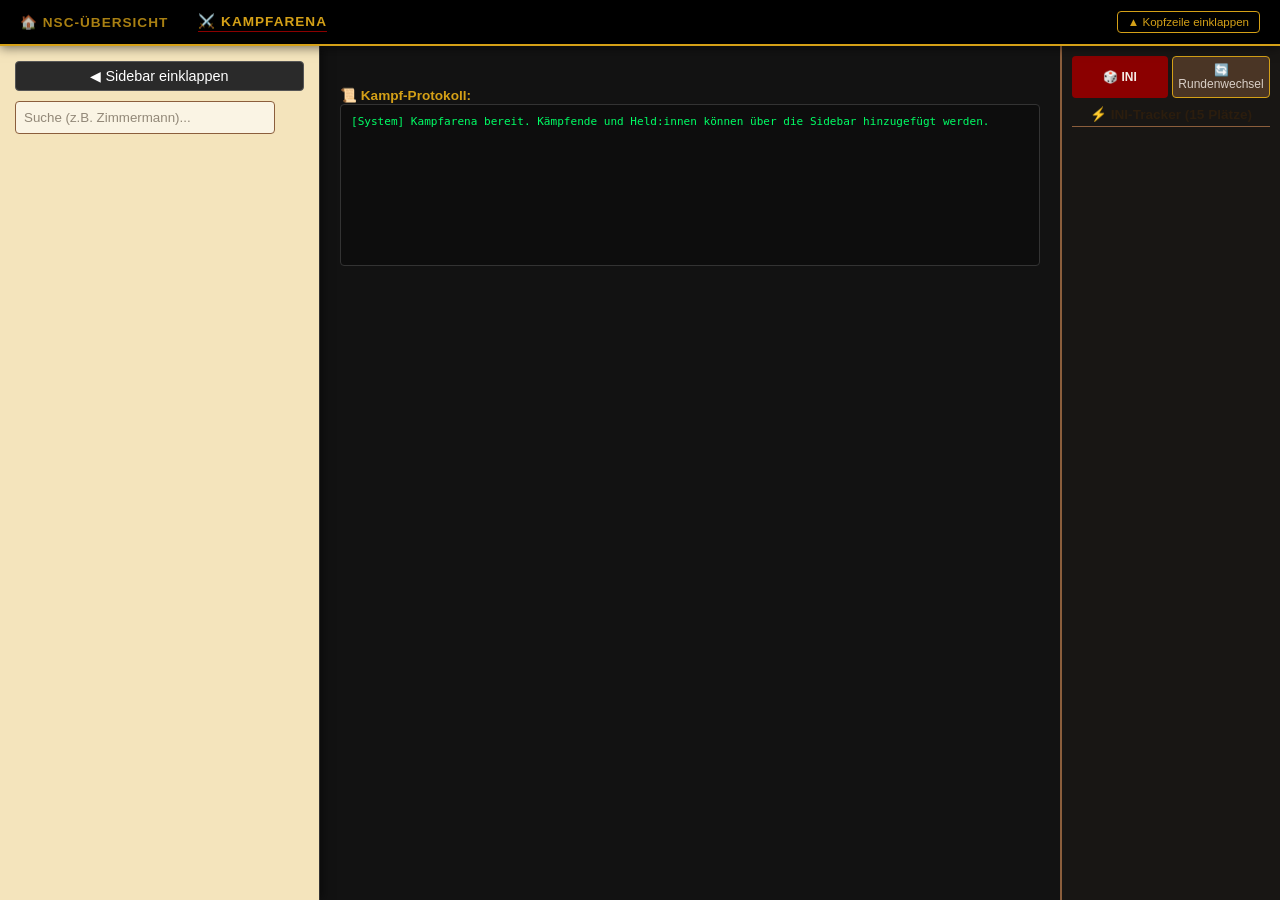
<file: kampfarena_poc.html>
<!DOCTYPE html>
<html lang="de">

<head>
    <meta charset="UTF-8">
    <meta name="viewport" content="width=device-width, initial-scale=1.0">
    <title>DSA Werkbank - Kampfarena (Battlemaster)</title>
    <style>
        :root {
            --bg-dark: #121212;
            --sidebar-bg: #1e1e1e;
            --card-bg: #f4e4bc;
            --card-border: #8b5e3c;
            --text-main: #2b1d0e;
            --accent: #8b0000;
            --highlight: #d4a017;
            --status-dead: #4a4a4a;
            --status-magic: #1e3a8a;
            --status-god: #b45309;
            --status-noble: #7f1d1d;
        }

        body {
            background-color: var(--bg-dark);
            color: #e0e0e0;
            font-family: 'Segoe UI', Tahoma, Geneva, Verdana, sans-serif;
            margin: 0;
            display: flex;
            flex-direction: column;
            height: 100vh;
            overflow: hidden;
        }

        /* --- STYLING FÜR DIE MASTER-NAVIGATION (100% Identisch zur Index) --- */
        .master-nav {
            background-color: #000;
            padding: 0 20px;
            border-bottom: 2px solid var(--highlight);
            display: flex;
            justify-content: space-between;
            align-items: center;
            font-size: 0.85em;
            font-family: 'Segoe UI', sans-serif;
            letter-spacing: 1px;
            box-shadow: 0 2px 10px rgba(0, 0, 0, 0.5);
            z-index: 1000;
            transition: all 0.3s ease;
            overflow: hidden;
            box-sizing: border-box;
            height: 46px;
            max-height: 46px;
        }

        .master-nav.collapsed {
            height: 0 !important;
            max-height: 0 !important;
            padding-top: 0 !important;
            padding-bottom: 0 !important;
            border-bottom: none !important;
            opacity: 0;
            pointer-events: none;
        }

        .master-nav a {
            color: var(--highlight);
            text-decoration: none;
            font-weight: bold;
            transition: all 0.2s ease-in-out;
            display: flex;
            align-items: center;
            gap: 8px;
            opacity: 0.8;
        }

        .master-nav a:hover {
            opacity: 1;
            color: #fff;
            text-shadow: 0 0 8px var(--highlight);
            transform: translateY(-1px);
        }

        .master-nav a.active {
            opacity: 1;
            border-bottom: 1px solid var(--accent);
            padding-bottom: 2px;
        }

        .toggle-nav-btn {
            background: none;
            border: 1px solid var(--highlight);
            color: var(--highlight);
            cursor: pointer;
            padding: 4px 10px;
            font-size: 0.85em;
            border-radius: 4px;
            transition: background 0.2s;
        }

        .toggle-nav-btn:hover {
            background: rgba(212, 160, 23, 0.2);
        }

        #expandNavBtn {
            position: fixed;
            top: 0;
            right: 20px;
            background: #000;
            color: var(--highlight);
            border: 1px solid var(--highlight);
            border-top: none;
            padding: 5px 12px;
            cursor: pointer;
            border-radius: 0 0 6px 6px;
            font-size: 0.8em;
            font-weight: bold;
            box-shadow: 0 4px 10px rgba(0, 0, 0, 0.5);
            z-index: 1001;
            display: none;
        }

        #expandNavBtn.visible {
            display: block;
        }

        .global-controls {
            background: #2a2a2a;
            padding: 10px;
            border-radius: 5px;
            margin-bottom: 15px;
            border: 1px solid #444;
        }

        .filter-drawer {
            width: 90%;
            display: none;
            padding: 10px;
            border-radius: 5px;
            margin-bottom: 15px;
            border: 1px solid #444;
        }

        .filter-drawer.open {
            display: block;
        }

        .toggle-filter-btn {
            width: 100%;
            background: none;
            border: 1px solid #555;
            cursor: pointer;
            font-size: 0.8em;
            padding: 4px 5px;
            margin-bottom: 10px;
            border-radius: 4px;
            color: #ccc;
        }

        .toggle-filter-btn:hover {
            color: var(--highlight);
            border-color: var(--highlight);
        }

        /* --- SIDEBAR (DESIGN & ANIMATION) --- */
        .sidebar {
            width: 320px;
            background-color: var(--card-bg);
            color: var(--text-main);
            display: flex;
            flex-direction: column;
            border-right: 1px solid #333;
            padding: 15px;
            box-shadow: 2px 0 10px rgba(0, 0, 0, 0.5);
            z-index: 10;
            transition: width 0.3s ease, padding 0.3s ease, opacity 0.2s ease;
            overflow: hidden;
            position: relative;
            box-sizing: border-box;
            flex-shrink: 0;
            min-width: 320px;
        }

        .sidebar.collapsed {
            width: 0 !important;
            min-width: 0 !important;
            padding-left: 0 !important;
            padding-right: 0 !important;
            border-right: none !important;
            opacity: 0;
            pointer-events: none;
        }

        /* Steuerungs-Button in der Sidebar */
        .toggle-sidebar-btn {
            background: #2a2a2a;
            border: 1px solid #555;
            color: #fff;
            cursor: pointer;
            padding: 6px 10px;
            border-radius: 4px;
            font-size: 0.9em;
            margin-bottom: 10px;
            display: flex;
            align-items: center;
            justify-content: center;
            width: 100%;
            box-sizing: border-box;
        }

        .toggle-sidebar-btn:hover {
            background: #333;
            color: var(--highlight);
            border-color: var(--highlight);
        }

        /* Schwebender Button, wenn die Sidebar eingeklappt ist */
        #expandSidebarBtn {
            position: fixed;
            left: 0;
            top: 50px;
            background: var(--card-bg);
            color: var(--text-main);
            border: 2px solid var(--card-border);
            border-left: none;
            padding: 8px 12px;
            cursor: pointer;
            border-radius: 0 4px 4px 0;
            font-weight: bold;
            box-shadow: 2px 2px 10px rgba(0, 0, 0, 0.5);
            z-index: 999;
            display: none;
        }

        #expandSidebarBtn.visible {
            display: block;
        }

        /* --- SUCHFELD & LISTEN-ELEMENTE --- */
        .search-box {
            width: 90%;
            padding: 8px;
            border: 1px solid #8b5e3c;
            border-radius: 4px;
            margin-bottom: 10px;
            background: rgba(255, 255, 255, 0.6);
            color: var(--text-main);
            box-sizing: border-box;
            font-family: inherit;
        }

        .search-box:focus {
            outline: none;
            border-color: var(--accent);
            background: rgba(255, 255, 255, 0.9);
        }

        .search-box::placeholder {
            color: rgba(43, 29, 14, 0.5);
        }

        #nscList {
            flex-grow: 1;
            overflow-y: auto;
            padding-right: 5px;
        }

        .list-item {
            padding: 8px 10px;
            border-bottom: 1px solid rgba(139, 94, 60, 0.3);
            cursor: pointer;
            color: var(--text-main);
            border-radius: 4px;
            transition: background 0.2s;
        }

        .list-item:hover {
            background: rgba(255, 255, 255, 0.6);
        }

        .list-item strong {
            display: block;
            font-size: 0.95em;
        }

        .list-item small {
            color: var(--accent);
            font-size: 0.8em;
        }

        /* --- ARENA HAUPTBEREICH --- */
        .arena-container {
            flex-grow: 1;
            overflow-y: auto;
            padding: 20px;
            background-image: radial-gradient(#222 1px, transparent 1px);
            background-size: 20px 20px;
            box-sizing: border-box;
        }

        .arena-card {
            background: #1e1c18;
            border: 2px solid #544b42;
            border-radius: 8px;
            transition: all 0.3s ease;
            color: #d9cfc7;
            font-family: 'Georgia', serif;
            padding: 15px;
            display: flex;
            flex-direction: column;
            justify-content: space-between;
        }

        .arena-card.active-actor {
            border-color: var(--highlight);
            box-shadow: 0 0 15px rgba(212, 160, 23, 0.4);
        }

        .dsa-btn-primary {
            background: var(--accent);
            color: #f5ebe6;
            font-weight: bold;
            border: none;
            cursor: pointer;
            border-radius: 4px;
            padding: 4px 8px;
            transition: background 0.2s;
        }

        .dsa-btn-primary:hover {
            background: #a63131;
        }

        .dsa-btn-secondary {
            background: #3d3731;
            color: #d9cfc7;
            border: 1px solid #555;
            cursor: pointer;
            border-radius: 4px;
            padding: 4px 8px;
        }

        .dsa-btn-secondary:hover {
            background: #524a42;
        }

        /* Log Terminal */
        #arena-log {
            background: #0d0d0d;
            border: 1px solid #333;
            font-family: monospace;
            padding: 10px;
            border-radius: 6px;
            height: 150px;
            overflow-y: auto;
            font-size: 0.85em;
            color: #ccc;
        }

        /* --- KAMPF-ARENA ERWEITERUNGEN --- */
        .arena-layout {
            display: flex;
            flex-grow: 1;
            overflow: hidden;
            position: relative;
        }

        .arena-main-content {
            flex-grow: 1;
            overflow-y: auto;
            padding: 20px;
            display: flex;
            flex-direction: column;
            gap: 20px;
        }

        .arena-grid {
            display: flex;
            flex-wrap: wrap;
            gap: 20px;
            align-content: flex-start;
        }

        .ini-tracker-sidebar {
            width: 220px;
            background: #181614;
            border-left: 2px solid var(--card-border);
            display: flex;
            flex-direction: column;
            padding: 10px;
            box-sizing: border-box;
            overflow-y: auto;
            flex-shrink: 0;
        }

        .ini-slot-item {
            background: #262420;
            border: 1px solid #443b32;
            border-radius: 4px;
            padding: 6px 8px;
            margin-bottom: 6px;
            font-size: 0.85em;
            cursor: pointer;
            display: flex;
            justify-content: space-between;
            align-items: center;
            color: #d9cfc7;
            transition: all 0.2s;
        }

        .ini-slot-item.active {
            border-color: var(--highlight);
            background: rgba(212, 160, 23, 0.15);
            box-shadow: 0 0 8px rgba(212, 160, 23, 0.3);
        }

        .ini-slot-item.filled {
            border-left: 4px solid var(--accent);
        }

        /* Arena Karten im Werkbank-Stil */
        .arena-card {
            background: var(--card-bg);
            color: var(--text-main);
            border: 4px double var(--card-border);
            border-radius: 4px;
            width: 380px;
            padding: 12px;
            box-shadow: 0 8px 25px rgba(0, 0, 0, 0.6);
            font-family: 'Georgia', serif;
            display: flex;
            flex-direction: column;
            gap: 10px;
            position: relative;
        }

        .arena-card.active-card {
            box-shadow: 0 0 15px 3px var(--highlight);
            border-color: var(--highlight);
        }

        .arena-export-btn {
            background: none;
            border: none;
            cursor: pointer;
            padding: 2px 4px;
            font-size: 1.1em;
            opacity: 0.8;
            transition: opacity 0.2s, transform 0.2s;
        }

        .arena-export-btn:hover {
            opacity: 1;
            transform: scale(1.1);
        }

        .stat-input-group {
            display: flex;
            align-items: center;
            gap: 4px;
        }

        .stat-input-group input[type="number"] {
            width: 50px;
            background: rgba(255, 255, 255, 0.7);
            border: 1px solid var(--card-border);
            text-align: center;
            font-weight: bold;
            border-radius: 3px;
            padding: 2px;
        }

        .weapon-table {
            width: 100%;
            border-collapse: collapse;
            font-size: 0.85em;
            margin-top: 5px;
            background: rgba(0, 0, 0, 0.04);
        }

        .weapon-table th,
        .weapon-table td {
            border: 1px solid rgba(139, 94, 60, 0.3);
            padding: 4px 6px;
            text-align: left;
        }

        .weapon-table th {
            background: rgba(139, 69, 19, 0.15);
            font-size: 0.9em;
        }

        .action-btn-row {
            display: grid;
            grid-template-columns: repeat(4, 1fr);
            gap: 4px;
            margin-top: 6px;
        }

        /* Protokoll Terminal */
        .arena-log-box {
            background: #0d0d0d;
            border: 1px solid #333;
            color: #00ff66;
            font-family: monospace;
            padding: 10px;
            border-radius: 4px;
            height: 140px;
            overflow-y: auto;
            font-size: 0.85em;
        }
    </style>
</head>

<body>

    <button id="expandNavBtn" onclick="toggleNav()" title="Kopfzeile einblenden">▼ Kopfzeile öffnen</button>
    <button id="expandSidebarBtn" onclick="toggleSidebar()" title="Sidebar ausklappen">▶ Sidebar öffnen</button>

    <nav class="master-nav" id="masterNav">
        <div style="display: flex; gap: 30px; align-items: center;">
            <a href="index.html">🏠 NSC-ÜBERSICHT</a>
            <a href="kampfarena.html" class="active">⚔️ KAMPFARENA</a>
        </div>
        <button class="toggle-nav-btn" onclick="toggleNav()">▲ Kopfzeile einklappen</button>
    </nav>

    <div style="display: flex; flex-grow: 1; overflow: hidden; width: 100%;">


        <!-- Arena Hauptbereich -->
        <div class="arena-layout">
            <!-- Sidebar mit der NSC-Liste -->
            <div class="sidebar" id="mainSidebar">
                <button class="toggle-sidebar-btn" onclick="toggleSidebar()">◀ Sidebar einklappen</button>
                <input type="text" class="search-box" id="searchInput" placeholder="Suche (z.B. Zimmermann)..."
                    onkeyup="filterList()">
                <div id="nscList"></div>
            </div>

            <!-- Arena Hauptbereich (Mitte) -->
            <div class="arena-main-content">

                <!-- Karten-Grid -->
                <div class="arena-grid" id="arenaCardGrid">
                    <!-- Aktive Kampf-Karten erscheinen hier -->
                </div>

                <!-- Gendersensitives Aktionsprotokoll am unteren Ende -->
                <div>
                    <label style="font-size: 0.85em; font-weight: bold; color: var(--highlight);">📜
                        Kampf-Protokoll:</label>
                    <div class="arena-log-box" id="arenaLog">
                        [System] Kampfarena bereit. Kämpfende und Held:innen können über die Sidebar hinzugefügt werden.
                    </div>
                </div>
            </div>

            <!-- 15-Plätze INI-Tracker (Rechts am Rand, schmal) -->
            <div class="ini-tracker-sidebar">
                <!-- Buttons ganz oben im INI-Tracker -->
                <div style="display: flex; gap: 4px; margin-bottom: 8px;">
                    <button class="dsa-btn-primary" onclick="rollAllInitiatives()"
                        style="flex: 1; font-size: 0.75em; padding: 6px 2px;" title="Initiative für alle würfeln">🎲
                        INI</button>
                    <button class="dsa-btn-secondary" onclick="nextCombatRound()"
                        style="flex: 1; font-size: 0.75em; padding: 6px 2px; background: #4a3525; border-color: var(--highlight);"
                        title="Nächste Kampfrunde (Setzt Mehrfach-Mali und Aktionen zurück)">🔄 Rundenwechsel</button>
                </div>

                <div
                    style="font-size: 0.85em; font-weight: bold; border-bottom: 1px solid var(--card-border); padding-bottom: 4px; margin-bottom: 6px; text-align: center; color: var(--text-main);">
                    ⚡ INI-Tracker (15 Plätze)
                </div>
                <div id="iniTrackerSlots">
                    <!-- 15 feste Slots -->
                </div>
            </div>
        </div>

        <script>
            let nscDatabase = [];
            let openCards = new Set();
            let currentYear = 1009;
            let activeFilters = {};

            // Beim Laden der Seite direkt ausführen
            document.addEventListener('DOMContentLoaded', () => {
                loadNscsFromCloud();
            });

            async function loadNscsFromCloud(forceReload = false) {
                nscDatabase = [];
                const cacheKey = 'nsc_database_persistent_v1';
                const cacheTimestampKey = 'nsc_database_timestamp_v1';
                const maxCacheAge = 60 * 60 * 1000; // 1 Stunde Cache

                const cachedTimestamp = parseInt(localStorage.getItem(cacheTimestampKey) || '0', 10);
                if (!forceReload && (Date.now() - cachedTimestamp) < maxCacheAge) {
                    const cachedData = localStorage.getItem(cacheKey);
                    if (cachedData) {
                        try {
                            nscDatabase = JSON.parse(cachedData);
                            console.log(`[Cache] ${nscDatabase.length} NSCs aus LocalStorage geladen.`);
                            filterList();
                            return;
                        } catch (e) {
                            localStorage.removeItem(cacheKey);
                        }
                    }
                }

                try {
                    const githubUser = "StaubundSterne";
                    const repoName = "Aventurische_Werkbank";
                    const apiUrl = `https://api.github.com/repos/${githubUser}/${repoName}/contents/data/nsc`;

                    const token = localStorage.getItem('github_pat');
                    const headers = { 'Accept': 'application/vnd.github.v3+json' };
                    if (token) headers['Authorization'] = `Bearer ${token.trim()}`;

                    const response = await fetch(apiUrl, { headers: headers });
                    if (!response.ok) throw new Error("GitHub-Verzeichnis nicht erreichbar.");

                    const files = await response.json();
                    const jsonFiles = Array.isArray(files) ? files.filter(file => file.name.endsWith('.json')) : [];

                    const batchSize = 16;
                    for (let i = 0; i < jsonFiles.length; i += batchSize) {
                        const batch = jsonFiles.slice(i, i + batchSize);
                        const batchPromises = batch.map(async (fileObj) => {
                            try {
                                const fileRes = await fetch(fileObj.download_url);
                                if (!fileRes.ok) return null;
                                const json = await fileRes.json();
                                json._filename = fileObj.name;
                                return json;
                            } catch (err) {
                                return null;
                            }
                        });

                        const batchResults = await Promise.all(batchPromises);
                        let hasNewData = false;
                        batchResults.forEach(nsc => {
                            if (nsc !== null) {
                                nscDatabase.push(nsc);
                                hasNewData = true;
                            }
                        });
                        if (hasNewData) filterList();
                    }

                    try {
                        localStorage.setItem(cacheKey, JSON.stringify(nscDatabase));
                        localStorage.setItem(cacheTimestampKey, Date.now().toString());
                    } catch (e) { }

                } catch (err) {
                    console.warn("⚠️ Fallback aktiv:", err.message);
                    // Lokaler Fallback falls nötig
                    filterList();
                }
            }

            function toggleFilterDrawer() {
                document.getElementById('filterDrawer').classList.toggle('open');
            }

            function filterList() {
                const searchInput = document.getElementById('searchInput').value.toLowerCase();
                const searchTokens = searchInput.split(/\s+/).filter(t => t.length > 0);

                const filtered = nscDatabase.filter(nsc => {
                    // ENTSCHEIDENDER UNTERSCHIED: Nur NSCs mit vorhandenen combat-stats zulassen!
                    if (!nsc.stats || !nsc.stats['combat-stats'] || !nsc.stats['combat-stats'].weapons || nsc.stats['combat-stats'].weapons.length === 0) {
                        return false;
                    }

                    // Volltextsuche über Tokens
                    if (searchTokens.length > 0) {
                        const fullText = JSON.stringify(nsc).toLowerCase();
                        const matchesAllTokens = searchTokens.every(token => fullText.includes(token));
                        if (!matchesAllTokens) return false;
                    }

                    return true;
                });

                renderFilteredList(filtered);
            }

            // SC-Liste in der sidebar erstellen

            

            // NSC-Liste in der Sidebar erstellen

            function renderFilteredList(filtered) {
                const listEl = document.getElementById('nscList');
                listEl.innerHTML = "";

                // Sortierung nach Professions-Kategorie und Name
                filtered.sort((a, b) => (a.profession?.category || '').localeCompare(b.profession?.category || '') || a.general.name.localeCompare(b.general.name));

                filtered.forEach(nsc => {
                    const name = nsc.general?.name || 'Unbenannt';

                    // Basis-Kampfstats & Energien
                    const le = nsc.stats?.['derived-stats']?.LE || '-';
                    const ae = nsc.stats?.['derived-stats']?.AE;
                    const ke = nsc.stats?.['derived-stats']?.KE;
                    const rs = nsc.stats?.['combat-stats']?.['armour-protection'] ?? 0;
                    const pain = nsc.stats?.['combat-stats']?.['pain-level'] ?? 0;

                    // Aktive Waffe ermitteln (nach "main-weapon": true oder Fallback auf das erste Element)
                    const weapons = nsc.stats?.['combat-stats']?.weapons || [];
                    const activeWeapon = weapons.find(w => w['main-weapon'] === true || w['main-weapon'] === "true") || weapons[0] || {};

                    const wpnName = activeWeapon.name || 'Waffenlos';
                    const wpnTp = activeWeapon.hitpoints || activeWeapon.TP || '-';
                    const wpnTechName = activeWeapon['combat-technique'];

                    // Passende Kampftechnik (AT/PA) für die Waffe ermitteln
                    let combatTechStr = 'AT/PA: -/-';
                    if (wpnTechName && nsc.stats?.abilities?.['combat-techniques']) {
                        const techObj = nsc.stats.abilities['combat-techniques'].find(t => t.name === wpnTechName);
                        if (techObj) {
                            const at = techObj.AT ?? '-';
                            const pa = techObj.PA ?? '-';
                            combatTechStr = `AT: ${at} / PA: ${pa}`;
                        }
                    }

                    // Dynamischer String für Energien (LE ist immer da, AE/KE nur wenn vorhanden)
                    let energyInfo = `LeP: ${le}`;
                    if (ae) energyInfo += ` | AsP: ${ae}`;
                    if (ke) energyInfo += ` | KaP: ${ke}`;

                    // Zusammenbau des Listeneintrags
                    const div = document.createElement('div');
                    div.className = 'list-item';
                    div.innerHTML = `
                    <strong>${name}</strong>
                    <small style="display: block; line-height: 1.4; margin-top: 2px;">
                        ${energyInfo} | RS: ${rs} | Schmerz: ${pain}<br>
                        
                        ${wpnName} (${wpnTp}) | ${combatTechStr}
                    </small>
                `;

                    div.onclick = () => addNscToCombatArena(nsc);
                    listEl.appendChild(div);
                });
            }

            function addNscToCombatArena(nsc) {
                console.log("Ausgewählter Kampf-NSC für die Arena:", nsc.general.name);
                // Hier kannst du die Logik einbauen, um den NSC in Arena Hauptbereich zu übernehmen
            }

            // --- KAMPF-ARENA STATE & LOGIK ---
            let activeCombatants = [];
            let activeCombatantIndex = -1;

            // 1. NSC aus der Sidebar in die Arena holen
            function addNscToCombatArena(nsc) {
                if (activeCombatants.some(c => c.id === nsc.id)) {
                    logArenaAction(`Hinweis: ${nsc.general.name} ist bereits in der Arena.`);
                    return;
                }

                const combatant = {
                    id: nsc.id,
                    name: nsc.general.name,
                    type: nsc.profession?.category || 'Kämpfende Person',
                    leMax: nsc.stats?.['derived-stats']?.LE || 30,
                    leCurrent: nsc.stats?.['derived-stats']?.LE || 30,
                    aeMax: nsc.stats?.['derived-stats']?.AE || 0,
                    aeCurrent: nsc.stats?.['derived-stats']?.AE || 0,
                    keMax: nsc.stats?.['derived-stats']?.KE || 0,
                    keCurrent: nsc.stats?.['derived-stats']?.KE || 0,
                    rs: nsc.stats?.['combat-stats']?.['armour-protection'] || 0,
                    be: nsc.stats?.['combat-stats']?.['encumbrance'] || 0,
                    pain: nsc.stats?.['combat-stats']?.['pain-level'] || 0,
                    iniBase: parseInt(nsc.stats?.['derived-stats']?.INI) || 11,
                    iniTotal: 0,
                    weapons: nsc.stats?.['combat-stats']?.weapons || [],
                    combatTechniques: nsc.stats?.abilities?.['combat-techniques'] || [],
                    targetId: "",
                    defensesUsedThisRound: 0,
                    attackUsedThisRound: false // Begrenzung auf 1 AT/FK pro KR
                };

                activeCombatants.push(combatant);
                logArenaAction(`<b>${combatant.name}</b> betritt die Kampf-Arena.`);
                renderIniTracker();
                renderArenaCards();
            }

            // 2. Initiative für alle Teilnehmer würfeln (INI = Basis + 1W6 - BE - Schmerz)
            function rollAllInitiatives() {
                if (activeCombatants.length === 0) {
                    logArenaAction("Keine Kämpfenden in der Arena vorhanden.");
                    return;
                }

                activeCombatants.forEach(c => {
                    const w6 = Math.floor(Math.random() * 6) + 1;
                    c.iniTotal = c.iniBase + w6 - c.be - c.pain;
                });

                // Absteigend sortieren nach INI, bei Gleichstand nach INI-Basis
                activeCombatants.sort((a, b) => b.iniTotal - a.iniTotal || b.iniBase - a.iniBase);
                activeCombatantIndex = 0;

                logArenaAction("🎲 Initiative für alle Beteiligten gewürfelt und sortiert.");
                renderIniTracker();
                renderArenaCards();
            }

            // 3. 15-Plätze INI-Tracker rendern (rechts am Rand)
            function renderIniTracker() {
                const container = document.getElementById('iniTrackerSlots');
                container.innerHTML = "";

                for (let i = 0; i < 15; i++) {
                    const combatant = activeCombatants[i];
                    const slotDiv = document.createElement('div');
                    slotDiv.className = `ini-slot-item ${combatant ? 'filled' : ''} ${i === activeCombatantIndex ? 'active' : ''}`;

                    if (combatant) {
                        slotDiv.innerHTML = `
                <span style="overflow: hidden; text-overflow: ellipsis; white-space: nowrap; max-width: 130px;">
                    <b>#${i + 1}</b> ${combatant.name}
                </span>
                <span style="color: var(--highlight); font-weight: bold;">(${combatant.iniTotal})</span>
            `;
                        slotDiv.onclick = () => setActiveCombatant(i);
                    } else {
                        slotDiv.innerHTML = `<span style="opacity: 0.4;">#${i + 1} [frei]</span><span>-</span>`;
                    }
                    container.appendChild(slotDiv);
                }
            }

            function setActiveCombatant(index) {
                activeCombatantIndex = index;
                renderIniTracker();
                renderArenaCards();
                if (activeCombatants[index]) {
                    logArenaAction(`👉 Akt an der Reihe: <b>${activeCombatants[index].name}</b>.`);
                }
            }

            // --- 3.1. RUNDENWECHSEL FUNKTION ---
            function nextCombatRound() {
                activeCombatants.forEach(c => {
                    c.defensesUsedThisRound = 0;
                    c.attackUsedThisRound = false; // Reset der Aktionssperre
                });
                logArenaAction(`🔄 <b>Rundenwechsel:</b> Alle Verteidigungen und Attacken-Sperren wurden zurückgesetzt.`);
                renderArenaCards();
            }

            // 4. Arena-Karten rendern (mit exakten Vorgaben)
            function renderArenaCards() {
                const grid = document.getElementById('arenaCardGrid');
                grid.innerHTML = "";

                if (activeCombatants.length === 0) {
                    grid.innerHTML = `<div style="color: #777; font-style: italic; padding: 20px;">Die Arena ist leer. Wähle links in der Sidebar Kämpfende aus.</div>`;
                    return;
                }

                activeCombatants.forEach((c, idx) => {
                    const isActive = (idx === activeCombatantIndex);
                    const card = document.createElement('div');
                    card.className = `arena-card ${isActive ? 'active-card' : ''}`;

                    const targetOptions = activeCombatants
                        .filter(o => o.id !== c.id)
                        .map(o => `<option value="${o.id}" ${c.targetId === o.id ? 'selected' : ''}>${o.name}</option>`)
                        .join('');

                    const isMagical = c.aeMax > 0;
                    const isClerical = c.keMax > 0;

                    // Waffentabelle (Nur Name, RW, AT/FK, PA, TP - OHNE Tech, Leiteigenschaft etc.)
                    let weaponsHtml = "";
                    if (c.weapons && c.weapons.length > 0) {
                        weaponsHtml = `<table class="weapon-table"><tr><th>Waffe</th><th>RW</th><th>AT/FK</th><th>PA</th><th>TP</th></tr>`;
                        c.weapons.forEach((w, wIdx) => {
                            const isMain = w['main-weapon'] === true || w['main-weapon'] === "true";
                            let atVal = 10, paVal = 5;
                            const techName = w['combat-technique'] || 'Standard';
                            const techObj = c.combatTechniques.find(t => t.name === techName);

                            if (techObj) {
                                atVal = (techObj.AT !== undefined) ? techObj.AT : (techObj.KTW || 10);
                                paVal = (techObj.PA !== undefined) ? techObj.PA : Math.floor((techObj.KTW || 10) / 2);
                            }

                            const effectiveAT = atVal - c.pain;
                            const effectivePA = paVal - c.pain;
                            const tpStr = w.hitpoints || w.TP || '1W6';
                            const rwStr = w['melee-weapon-reach'] || 'mittel';

                            weaponsHtml += `
                    <tr style="${isMain ? 'background: rgba(212,160,23,0.15);' : ''}">
                        <td><input type="radio" name="main-weapon-${c.id}" ${isMain ? 'checked' : ''} onclick="setMainWeapon('${c.id}', ${wIdx})"> <b>${w.name}</b></td>
                        <td>${rwStr}</td>
                        <td>${effectiveAT}</td>
                        <td>${effectivePA}</td>
                        <td>${tpStr}</td>
                    </tr>
                `;
                        });
                        weaponsHtml += `</table>`;
                    } else {
                        weaponsHtml = `<div style="font-size: 0.85em; font-style: italic;">Standard: Raufen (1W6)</div>`;
                    }

                    // Aktive Werte für Buttons
                    const activeWeapon = c.weapons.find(w => w['main-weapon'] === true || w['main-weapon'] === "true") || c.weapons[0] || { name: 'Raufen', hitpoints: '1W6', 'combat-technique': 'Raufen' };
                    let defaultAT = 11, defaultPA = 6;
                    const techObj = c.combatTechniques.find(t => t.name === activeWeapon['combat-technique']);
                    if (techObj) {
                        defaultAT = (techObj.AT !== undefined) ? techObj.AT : (techObj.KTW || 10);
                        defaultPA = (techObj.PA !== undefined) ? techObj.PA : Math.floor((techObj.KTW || 10) / 2);
                    }
                    const effAT = defaultAT - c.pain;
                    const basePA = defaultPA - c.pain;
                    const baseAW = 6;

                    const defenseMalus = c.defensesUsedThisRound * 3;
                    const currentPA = Math.max(0, basePA - defenseMalus);
                    const currentAW = Math.max(0, baseAW - defenseMalus);
                    const isRanged = activeWeapon['combat-technique'] && ['Bogen', 'Armbrüste', 'Wurfwaffen', 'Schleudern'].includes(activeWeapon['combat-technique']);

                    const defenseTooltip = `Verteidigungen in dieser KR: ${c.defensesUsedThisRound} (Malus: -${defenseMalus})`;
                    const attackDisabledAttr = c.attackUsedThisRound ? 'disabled style="opacity:0.5; cursor:not-allowed;"' : '';

                    card.innerHTML = `
                        <div style="display: flex; justify-content: space-between; align-items: center; border-bottom: 2px solid var(--card-border); padding-bottom: 6px;">
                            <h3 style="margin: 0; font-size: 1.2em;">${c.name}</h3>
                                <div style="display: flex; gap: 6px; align-items: center;">
                                    <button class="arena-export-btn" onclick="exportCombatantToHtml('${c.id}')" title="Kampf-Datenblatt als HTML exportieren">🪪</button>
                                    <button onclick="removeCombatant('${c.id}')" style="background: none; border: none; cursor: pointer; color: var(--accent); font-weight: bold;" title="Aus Arena entfernen">✕</button>
                                </div>
                        </div>

            <!-- Ressourcen: Bedingt gerendert (nur LeP, sowie AsP/KaP wenn vorhanden) -->
            <div style="display: flex; flex-wrap: wrap; gap: 8px; background: rgba(0,0,0,0.05); padding: 6px; border-radius: 4px;">
                <div class="stat-input-group">
                    <label style="font-weight:bold; font-size:0.85em;">LeP:</label>
                    <input type="number" value="${c.leCurrent}" onchange="updateResource('${c.id}', 'leCurrent', this.value)">
                    <span style="font-size:0.85em;">/ ${c.leMax}</span>
                </div>

                ${isMagical ? `
                <div class="stat-input-group">
                    <label style="font-weight:bold; font-size:0.85em;">AsP:</label>
                    <input type="number" value="${c.aeCurrent}" onchange="updateResource('${c.id}', 'aeCurrent', this.value)">
                    <span style="font-size:0.85em;">/ ${c.aeMax}</span>
                </div>` : ''}

                ${isClerical ? `
                <div class="stat-input-group">
                    <label style="font-weight:bold; font-size:0.85em;">KaP:</label>
                    <input type="number" value="${c.keCurrent}" onchange="updateResource('${c.id}', 'keCurrent', this.value)">
                    <span style="font-size:0.85em;">/ ${c.keMax}</span>
                </div>` : ''}

                <div class="stat-input-group">
                    <label style="font-weight:bold; font-size:0.85em;">Schmerz:</label>
                    <select onchange="updatePain('${c.id}', this.value)" style="font-size:0.85em;">
                        <option value="0" ${c.pain === 0 ? 'selected' : ''}>0</option>
                        <option value="1" ${c.pain === 1 ? 'selected' : ''}>1</option>
                        <option value="2" ${c.pain === 2 ? 'selected' : ''}>2</option>
                        <option value="3" ${c.pain === 3 ? 'selected' : ''}>3</option>
                        <option value="4" ${c.pain === 4 ? 'selected' : ''}>4</option>
                    </select>
                </div>
            </div>

            <!-- Rüstung & Belastung -->
            <div style="display: flex; align-items: center; gap: 10px; font-size: 0.9em; background: rgba(0,0,0,0.03); padding: 4px 6px; border-radius: 3px;">
                <div class="stat-input-group">
                    <label style="font-weight:bold; font-size:0.85em;">🛡️ RS:</label>
                    <input type="number" value="${c.rs}" onchange="updateResource('${c.id}', 'rs', this.value)">
                </div>
                <div>🎒 <b>BE:</b> ${c.be}</div>
            </div>

            <div>${weaponsHtml}</div>

            <!-- Gegner-Zuordnung -->
            <div style="display: flex; align-items: center; gap: 6px;">
                <label style="font-size: 0.85em; font-weight: bold;">Gegner:in:</label>
                <select onchange="setTarget('${c.id}', this.value)" style="flex-grow: 1; font-size: 0.85em; padding: 2px;">
                    <option value="">-- Ziel wählen --</option>
                    ${targetOptions}
                </select>
            </div>

            <!-- Buttons mit AT/FK-Limitierung auf 1 pro KR -->
            <div class="action-btn-row">
                ${isRanged ?
                            `<button class="dsa-btn-primary" onclick="performAttack('${c.id}', 'FK', ${effAT})" ${attackDisabledAttr}>🎲 FK (${effAT})</button>` :
                            `<button class="dsa-btn-primary" onclick="performAttack('${c.id}', 'AT', ${effAT})" ${attackDisabledAttr}>🎲 AT (${effAT})</button>`
                        }
                <button class="dsa-btn-secondary" onclick="performDefense('${c.id}', 'PA', ${basePA})" title="${defenseTooltip}">🛡️ PA (${currentPA})</button>
                <button class="dsa-btn-secondary" onclick="performDefense('${c.id}', 'AW', ${baseAW})" title="${defenseTooltip}">🏃 AW (${currentAW})</button>
            </div>
        `;
                    grid.appendChild(card);
                });
            }

            // 4.1 Arena-Karten Waffe aktivieren

            function setMainWeapon(combatantId, weaponIndex) {
                const c = activeCombatants.find(item => item.id === combatantId);
                if (c && c.weapons) {
                    c.weapons.forEach((w, idx) => {
                        w['main-weapon'] = (idx === weaponIndex);
                    });
                    renderArenaCards();
                    logArenaAction(`<b>${c.name}</b> wechselt die aktive Waffe zu <b>${c.weapons[weaponIndex].name}</b>.`);
                }
            }

            // 4.2 Export kämpfender NSC

            function exportCombatantToHtml(combatantId) {
                const c = activeCombatants.find(item => item.id === combatantId);
                if (!c) {
                    alert("Kampfteilnehmer nicht gefunden!");
                    return;
                }

                // Waffentabelle für das Export-Dokument generieren (inkl. AT & PA)
                let weaponsExportHtml = "";
                if (c.weapons && c.weapons.length > 0) {
                    weaponsExportHtml = `<table style="width: 100%; border-collapse: collapse; font-size: 0.9em; margin-top: 8px; background: rgba(0,0,0,0.03);">
            <tr style="background: rgba(139, 69, 19, 0.15); border-bottom: 1px solid #8b5e3c;">
                <th style="padding: 6px; text-align: left; border: 1px solid rgba(139, 94, 60, 0.4);">Waffe</th>
                <th style="padding: 6px; text-align: left; border: 1px solid rgba(139, 94, 60, 0.4);">RW</th>
                <th style="padding: 6px; text-align: left; border: 1px solid rgba(139, 94, 60, 0.4);">Kampftechnik</th>
                <th style="padding: 6px; text-align: left; border: 1px solid rgba(139, 94, 60, 0.4);">AT</th>
                <th style="padding: 6px; text-align: left; border: 1px solid rgba(139, 94, 60, 0.4);">PA</th>
                <th style="padding: 6px; text-align: left; border: 1px solid rgba(139, 94, 60, 0.4);">TP</th>
            </tr>`;
                    c.weapons.forEach(w => {
                        const isMain = w['main-weapon'] === true || w['main-weapon'] === "true";

                        // AT und PA für diese Waffe ermitteln
                        let atVal = 10, paVal = 5;
                        const techName = w['combat-technique'] || 'Standard';
                        const techObj = c.combatTechniques ? c.combatTechniques.find(t => t.name === techName) : null;
                        if (techObj) {
                            atVal = (techObj.AT !== undefined) ? techObj.AT : (techObj.KTW || 10);
                            paVal = (techObj.PA !== undefined) ? techObj.PA : Math.floor((techObj.KTW || 10) / 2);
                        }
                        const effectiveAT = atVal - c.pain;
                        const effectivePA = paVal - c.pain;

                        weaponsExportHtml += `
                <tr style="${isMain ? 'background: rgba(212,160,23,0.15); font-weight: bold;' : 'border-bottom: 1px solid rgba(139,94,60,0.2);'}">
                    <td style="padding: 6px; border: 1px solid rgba(139, 94, 60, 0.4);">${w.name} ${isMain ? '(Hauptwaffe)' : ''}</td>
                    <td style="padding: 6px; border: 1px solid rgba(139, 94, 60, 0.4);">${w['melee-weapon-reach'] || 'mittel'}</td>
                    <td style="padding: 6px; border: 1px solid rgba(139, 94, 60, 0.4);">${w['combat-technique'] || '-'}</td>
                    <td style="padding: 6px; border: 1px solid rgba(139, 94, 60, 0.4);">${effectiveAT}</td>
                    <td style="padding: 6px; border: 1px solid rgba(139, 94, 60, 0.4);">${effectivePA}</td>
                    <td style="padding: 6px; border: 1px solid rgba(139, 94, 60, 0.4);">${w.hitpoints || w.TP || '-'}</td>
                </tr>`;
                    });
                    weaponsExportHtml += `</table>`;
                } else {
                    weaponsExportHtml = `<p style="font-style: italic; font-size: 0.9em;">Keine speziellen Waffen hinterlegt (Standard: Raufen).</p>`;
                }

                const htmlContent = `<!DOCTYPE html>
<html lang="de">
<head>
    <meta charset="UTF-8">
    <meta name="viewport" content="width=device-width, initial-scale=1.0">
    <title>DSA 5 Kampf-Datenblatt: ${c.name}</title>
    <style>
        body {
            background-color: #121212;
            color: #2b1d0e;
            font-family: 'Georgia', serif;
            display: flex;
            justify-content: center;
            padding: 20px;
            margin: 0;
        }
        .export-card {
            width: 650px;
            background: #f4e4bc;
            border: 4px double #8b5e3c;
            padding: 20px;
            box-shadow: 0 0 20px rgba(0,0,0,0.7);
            box-sizing: border-box;
        }
        h1 {
            margin: 0 0 15px 0;
            font-size: 1.8em;
            border-bottom: 2px solid #8b0000;
            color: #2b1d0e;
        }
        .section-title {
            font-weight: bold;
            border-bottom: 1px dashed #2b1d0e;
            margin: 15px 0 8px 0;
            font-variant: small-caps;
            font-size: 1.1em;
            color: #8b0000;
        }
        .stats-grid {
            display: grid;
            grid-template-columns: repeat(4, 1fr);
            gap: 8px;
            background: rgba(0,0,0,0.06);
            padding: 10px;
            border-radius: 4px;
            text-align: center;
            font-size: 0.95em;
        }
        .stat-box {
            display: flex;
            flex-direction: column;
        }
        .stat-val {
            font-weight: bold;
            font-size: 1.2em;
            color: #8b0000;
        }
        @media print {
            body { background: white; padding: 0; }
            .export-card { width: 100%; border: 1px solid #000; box-shadow: none; }
        }
    </style>
</head>
<body>
    <div class="export-card">
        <h1>${c.name}</h1>

        <div class="section-title">🛡️ Kampf- & Zustands-Status</div>
        <div class="stats-grid">
            <div class="stat-box">
                <small>LeP (Aktuell / Max)</small>
                <span class="stat-val">${c.leCurrent} / ${c.leMax}</span>
            </div>
            <div class="stat-box">
                <small>Rüstungsschutz (RS)</small>
                <span class="stat-val">${c.rs}</span>
            </div>
            <div class="stat-box">
                <small>INI</small>
                <span class="stat-val">${c.iniBase}</span>
            </div>
            <div class="stat-box">
                <small>Belastung (BE)</small>
                <span class="stat-val">${c.be}</span>
            </div>
            <div class="stat-box">
                <small>Schmerz-Stufe</small>
                <span class="stat-val">${c.pain}</span>
            </div>
            ${c.aeMax > 0 ? `
            <div class="stat-box">
                <small>AsP</small>
                <span class="stat-val">${c.aeCurrent} / ${c.aeMax}</span>
            </div>` : ''}
            ${c.keMax > 0 ? `
            <div class="stat-box">
                <small>KaP</small>
                <span class="stat-val">${c.keCurrent} / ${c.keMax}</span>
            </div>` : ''}
        </div>

        <div class="section-title">⚔️ Ausrüstung & Waffen (Combat-Stats)</div>
        ${weaponsExportHtml}
    </div>
</body>
</html>`;

                const blob = new Blob([htmlContent], { type: 'text/html;charset=utf-8;' });
                const link = document.createElement('a');
                const safeFilename = c.name.replace(/[^a-z0-9äöüß_]/gi, '_');
                link.href = URL.createObjectURL(blob);
                link.download = `Kampfdatenblatt_${safeFilename}.html`;
                document.body.appendChild(link);
                link.click();
                document.body.removeChild(link);
                URL.revokeObjectURL(link.href);
            }

            // 5. Interaktive State-Aktualisierungen & Schadens-Engine
            function updateResource(id, field, val) {
                const c = activeCombatants.find(item => item.id === id);
                if (c) {
                    c[field] = parseInt(val) || 0;
                    checkPainThreshold(c);
                    renderArenaCards();
                }
            }

            function updatePain(id, val) {
                const c = activeCombatants.find(item => item.id === id);
                if (c) {
                    c.pain = parseInt(val) || 0;
                    logArenaAction(`Zustand geändert: <b>${c.name}</b> hat nun Schmerz-Stufe ${c.pain} (-${c.pain} auf alle Proben).`);
                    renderArenaCards();
                }
            }

            function setTarget(id, targetId) {
                const c = activeCombatants.find(item => item.id === id);
                const target = activeCombatants.find(item => item.id === targetId);
                if (c) {
                    c.targetId = targetId;
                    if (target) {
                        logArenaAction(`Zielzuordnung: <b>${c.name}</b> visiert <b>${target.name}</b> an.`);
                    }
                }
            }

            function removeCombatant(id) {
                activeCombatants = activeCombatants.filter(c => c.id !== id);
                renderIniTracker();
                renderArenaCards();
                logArenaAction("Eine Person wurde aus der Arena entfernt.");
            }

            // Automatische Schmerzschwellen-Überprüfung nach DSA 5 Regeln
            function checkPainThreshold(c) {
                const ratio = c.leCurrent / c.leMax;
                let newPain = 0;
                if (c.leCurrent <= 5) newPain = 4;
                else if (ratio <= 0.25) newPain = 3;
                else if (ratio <= 0.50) newPain = 2;
                else if (ratio <= 0.75) newPain = 1;

                if (newPain !== c.pain) {
                    c.pain = newPain;
                    logArenaAction(`⚠️ Schmerz-Automatismus: <b>${c.name}</b> erreicht aufgrund von ${c.leCurrent}/${c.leMax} LeP automatisch Schmerz-Stufe ${c.pain}.`);
                }
            }

            // 6. Angriffs-, Verteidigungs- & Schadens-Resolver
            function performAttack(attackerId, type, skillVal) {
                const attacker = activeCombatants.find(c => c.id === attackerId);
                if (!attacker) return;

                if (attacker.attackUsedThisRound) {
                    logArenaAction(`⚠️ ${attacker.name} hat in dieser Kampfrunde bereits eine Attacke/Fernkampfwangriff ausgeführt.`);
                    return;
                }

                attacker.attackUsedThisRound = true; // Aktion für diese KR sperren
                renderArenaCards();

                const roll = Math.floor(Math.random() * 20) + 1;
                let isSuccess = roll <= skillVal;
                let resultStr = roll === 1 ? `🌟 KRITISCHER ERFOLG` : (roll === 20 ? `💀 PATZER` : (isSuccess ? `✅ ERFOLG (${roll} <= ${skillVal})` : `❌ MISSLUNGEN (${roll} > ${skillVal})`));

                logArenaAction(`[Angriff] <b>${attacker.name}</b> führt ${type} aus: ${resultStr}`);

                if (isSuccess && attacker.targetId) {
                    const target = activeCombatants.find(c => c.id === attacker.targetId);
                    if (target) {
                        logArenaAction(`👉 <b>${target.name}</b> wird angegriffen und muss reagieren!`);
                    }
                }
            }

            function performDefense(defenderId, type, baseDefenseVal) {
                const defender = activeCombatants.find(c => c.id === defenderId);
                if (!defender) return;

                // 1. Kumulativen Malus berechnen VOR dem Erhöhen des Zählers für DIESE Verteidigung
                // 1. Verteidigung: 0 Malus (defensesUsedThisRound = 0)
                // 2. Verteidigung: -3 Malus (defensesUsedThisRound = 1)
                // 3. Verteidigung: -6 Malus (defensesUsedThisRound = 2) usw.
                const activeMalus = defender.defensesUsedThisRound * 3;
                const effectiveDefenseVal = Math.max(0, baseDefenseVal - activeMalus);

                // Verteidigungs-Zähler für diese KR direkt erhöhen (gilt für jede genutzte Verteidigung!)
                defender.defensesUsedThisRound++;

                const roll = Math.floor(Math.random() * 20) + 1;
                let isSuccess = roll <= effectiveDefenseVal;
                let resultStr = "";

                if (roll === 1) {
                    resultStr = `🌟 KRITISCHE VERTEIDIGUNG (Passierschlag-Chance!)`;
                    isSuccess = true;
                } else if (roll === 20) {
                    resultStr = `💀 VERTEIDIGUNGS-PATZER`;
                    isSuccess = false;
                } else if (isSuccess) {
                    resultStr = `🛡️ ${type} GELUNGEN (Wurf: ${roll} <= ${effectiveDefenseVal}, Malus: -${activeMalus})`;
                } else {
                    resultStr = `❌ ${type} MISSGLÜCKT (Wurf: ${roll} > ${effectiveDefenseVal}, Malus: -${activeMalus})`;
                }

                logArenaAction(`[Verteidigung] <b>${defender.name}</b> führt ${type} aus: ${resultStr}`);

                // Schadensabzug erfolgt NUR bei misslungener Verteidigung
                if (!isSuccess) {
                    const attacker = activeCombatants.find(c => c.targetId === defender.id);
                    let tpRolled = 5;
                    let weaponName = "Waffenangriff";

                    if (attacker && attacker.weapons && attacker.weapons.length > 0) {
                        const wpn = attacker.weapons.find(w => w['main-weapon'] === true) || attacker.weapons[0];
                        weaponName = wpn.name;
                        if (wpn.hitpoints && wpn.hitpoints.includes('1W6')) {
                            const w6 = Math.floor(Math.random() * 6) + 1;
                            const bonus = parseInt(wpn.hitpoints.split('+')[1]) || 0;
                            tpRolled = w6 + bonus;
                        }
                    }

                    const sp = Math.max(0, tpRolled - defender.rs);
                    defender.leCurrent = Math.max(0, defender.leCurrent - sp);
                    checkPainThreshold(defender);

                    logArenaAction(`💥 <b>Schadensrechner:</b> ${weaponName} trifft ${defender.name}! TP: ${tpRolled} - RS: ${defender.rs} = <b>${sp} SP</b> abgezogen. Verbleibende LeP: ${defender.leCurrent}/${defender.leMax}.`);
                }

                // UI aktualisieren, damit die Buttons den neuen Malus für die nächste Aktion anzeigen
                renderArenaCards();
            }

            // 7. Gendersensitives Protokoll
            function logArenaAction(msg) {
                const logBox = document.getElementById('arenaLog');
                const timeStr = new Date().toLocaleTimeString();
                logBox.innerHTML += `<div>[${timeStr}] ${msg}</div>`;
                logBox.scrollTop = logBox.scrollHeight;
            }

            // --- EIN- UND AUSKLAPP-STEUERUNG ---
            function toggleNav() {
                const nav = document.getElementById('masterNav');
                const expandNavBtn = document.getElementById('expandNavBtn');
                nav.classList.toggle('collapsed');

                if (nav.classList.contains('collapsed')) {
                    expandNavBtn.classList.add('visible');
                } else {
                    expandNavBtn.classList.remove('visible');
                }
            }

            function toggleSidebar() {
                const sidebar = document.getElementById('mainSidebar');
                const expandBtn = document.getElementById('expandSidebarBtn');

                sidebar.classList.toggle('collapsed');

                if (sidebar.classList.contains('collapsed')) {
                    expandBtn.classList.add('visible');
                } else {
                    expandBtn.classList.remove('visible');
                }
            }
        </script>
</body>

</html>
</file>
